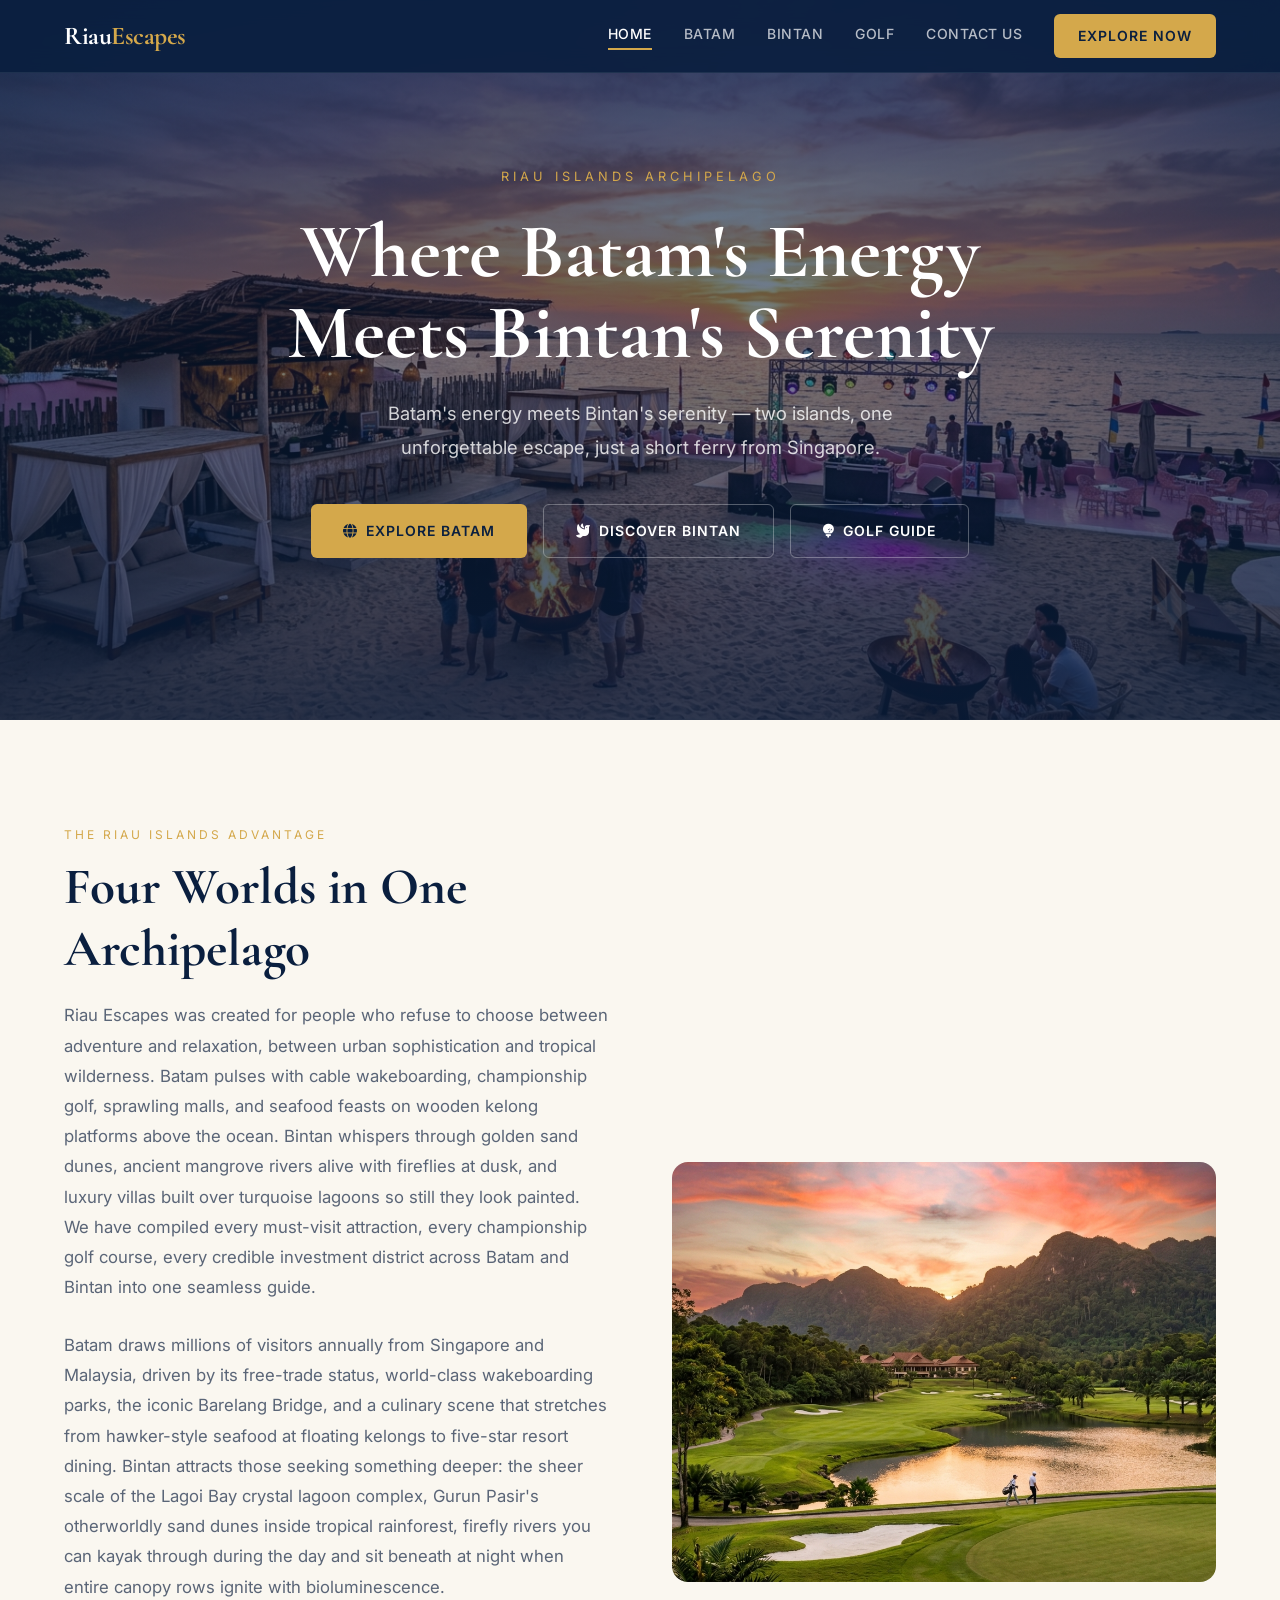
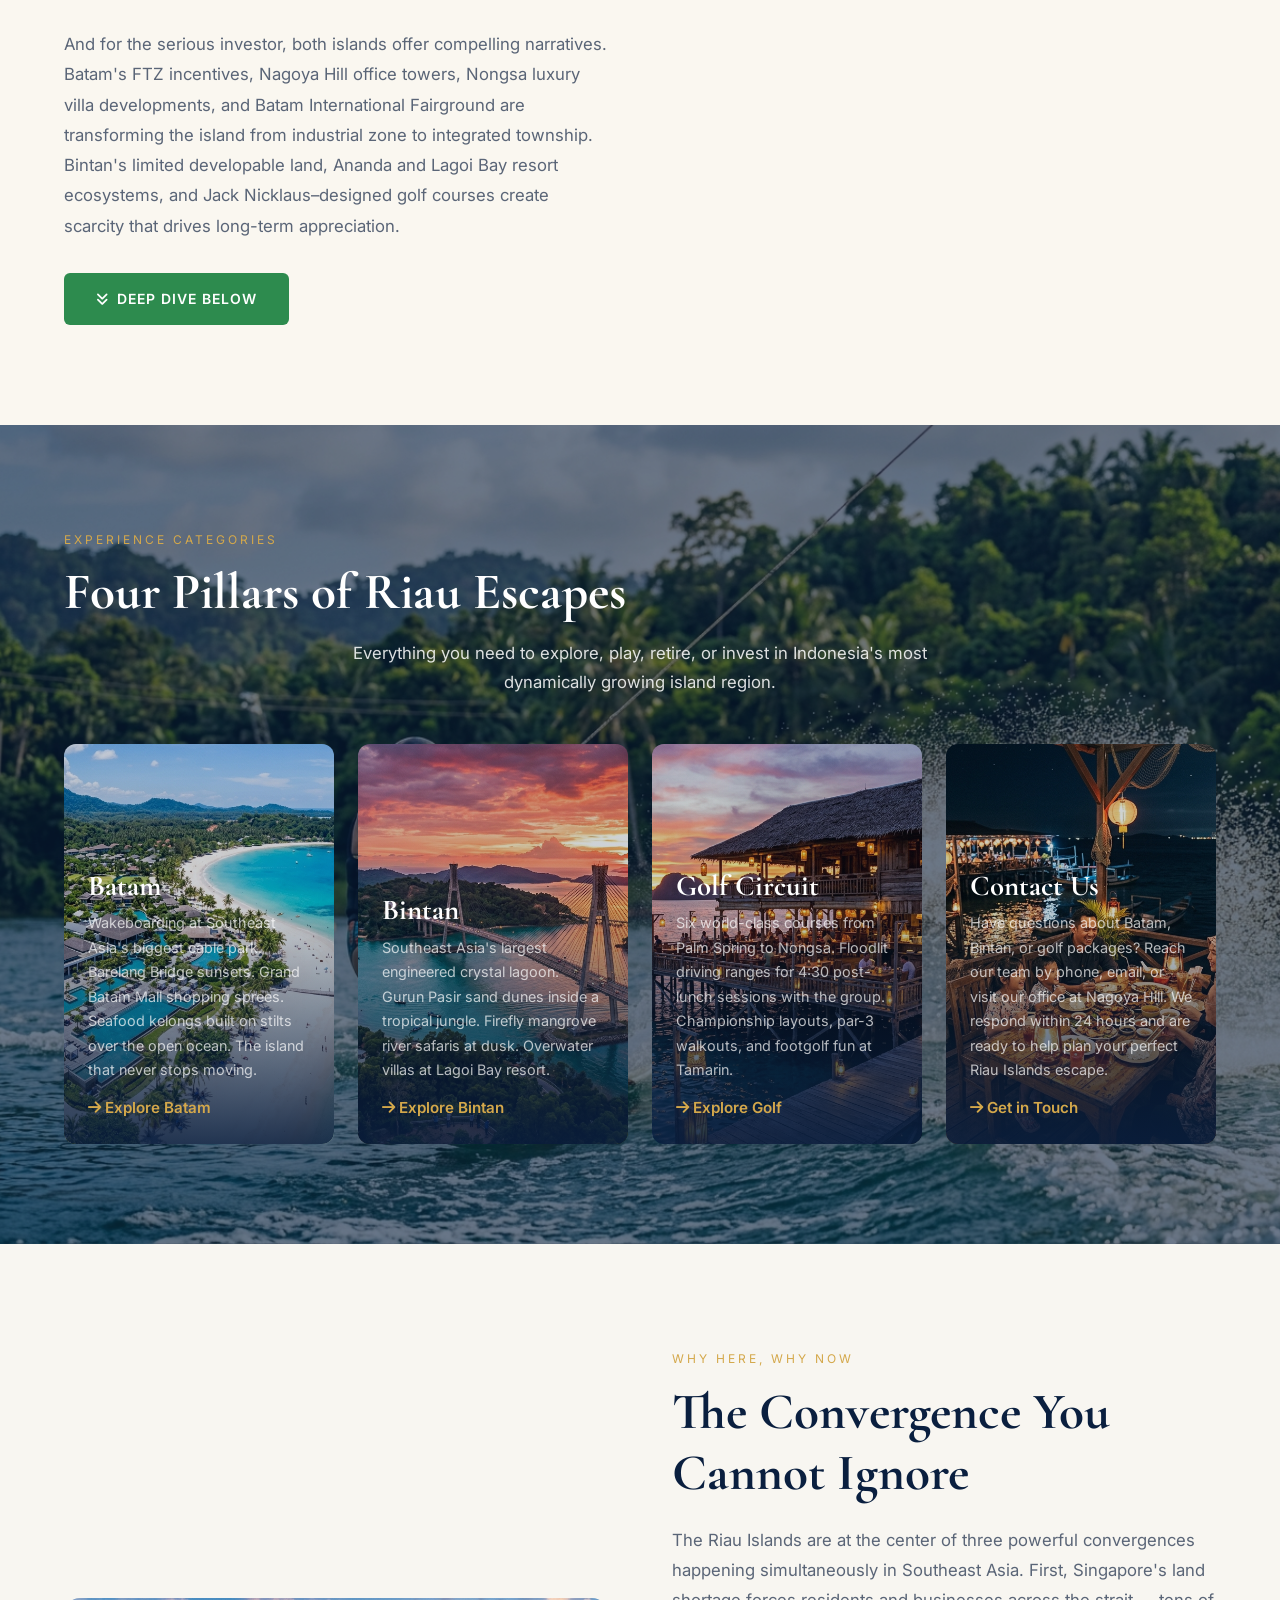
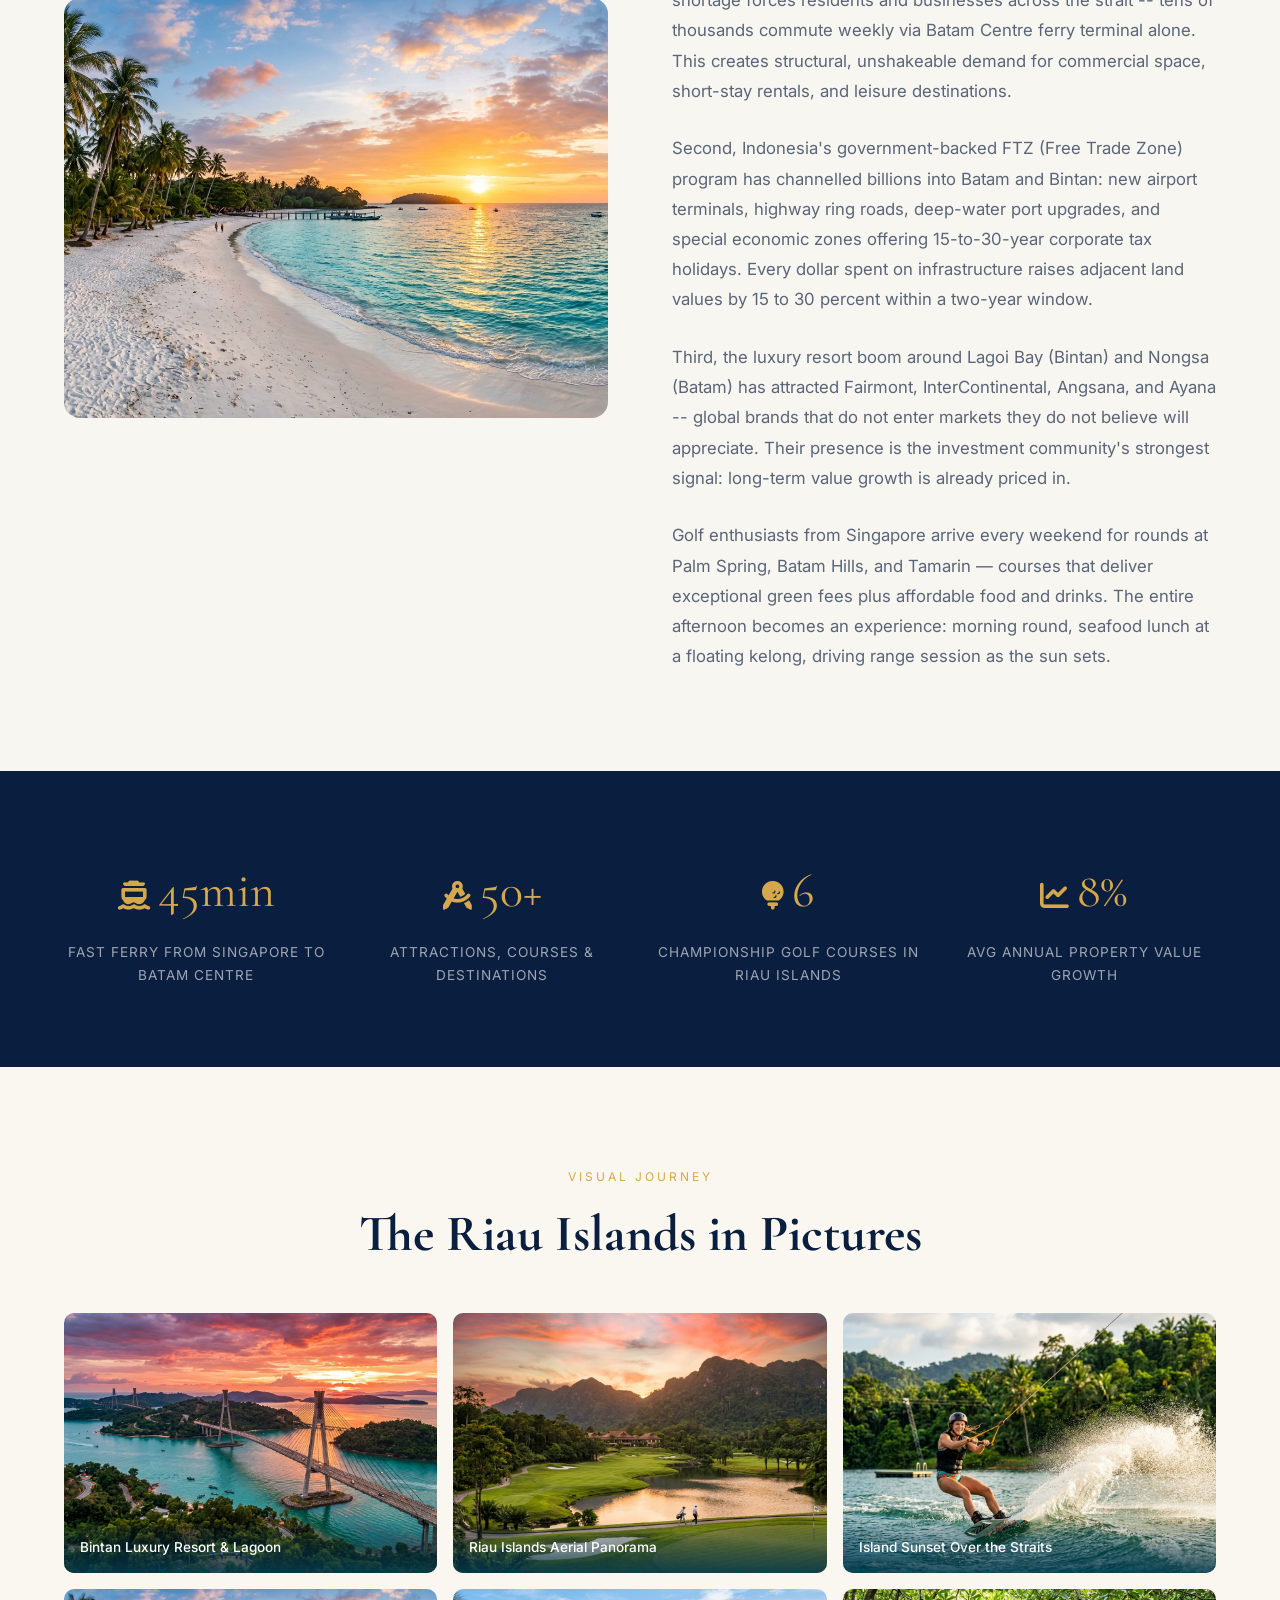
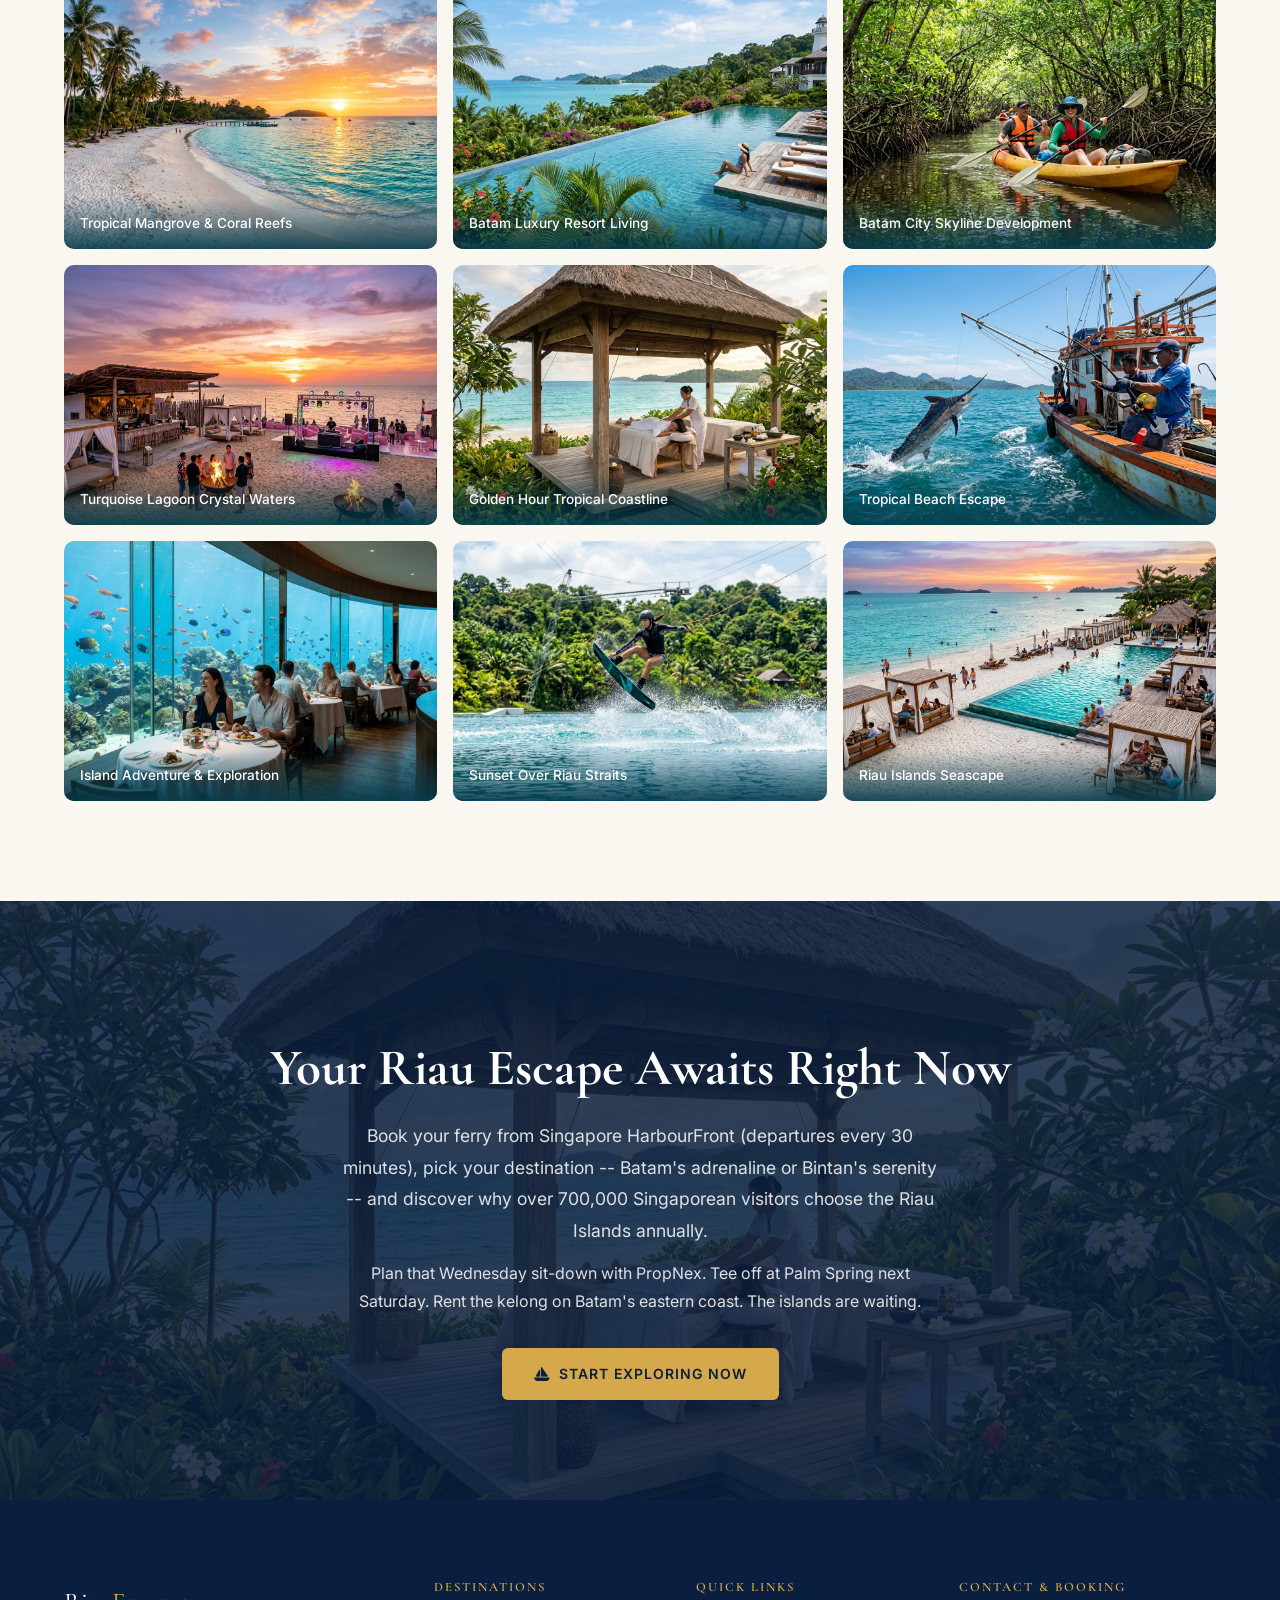
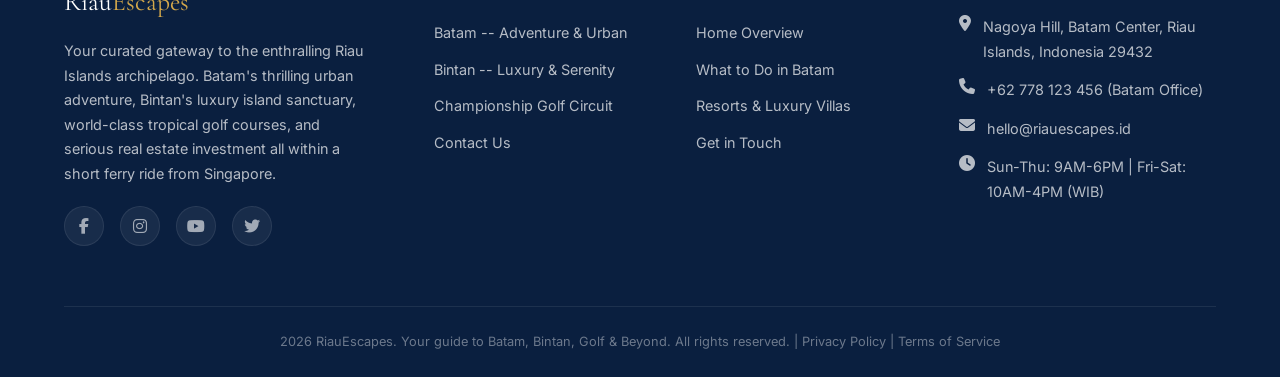
<file: index.html>
<!DOCTYPE html>
<html lang="en">
<head>
<meta charset="UTF-8">
<meta name="viewport" content="width=device-width, initial-scale=1.0">
<title>Riau Escapes | Batam Bintan Golf & Travel Destination Guide</title>
<link rel="stylesheet" href="css/style.css">
<link rel="preconnect" href="https://fonts.googleapis.com">
<link rel="preconnect" href="https://fonts.gstatic.com" crossorigin>
<link href="https://fonts.googleapis.com/css2?family=Cormorant+Garamond:ital,wght@0,400;0,600;0,700;1,400&family=Inter:wght@300;400;500;600;700&display=swap" rel="stylesheet">
<link rel="stylesheet" href="https://cdnjs.cloudflare.com/ajax/libs/font-awesome/6.5.1/css/all.min.css">
</head>
<body>

<!-- NAVBAR -->
<nav class="navbar" id="navbar">
<div class="navbar-inner">
<a href="index.html" class="navbar-brand">Riau<span>Escapes</span></a>
<button class="hamburger" id="hamburger" aria-label="Toggle menu">
<span></span><span></span><span></span>
</button>
<div class="navbar-links" id="navLinks">
<a href="index.html" class="active">Home</a>
<a href="batam.html">Batam</a>
<a href="bintan.html">Bintan</a>
<a href="golf.html">Golf</a>
<a href="contact.html">Contact Us</a>
<a href="#explore" class="nav-cta">Explore Now</a>
</div>
</div>
</nav>

<!-- HERO -->
<section class="hero" style="min-height:80vh;">
<div class="hero-bg">
<img src="images/12.jpg" onerror="this.onerror=null;this.src='images/3.jpg';this.style.display='none';this.parentElement.classList.add('img-placeholder');this.parentElement.style.background='linear-gradient(135deg, #073B4C 0%, #4A9E8F 60%, #FFD166 100%)';" alt="Riau Islands crystal lagoon turquoise waters and white sand beaches">
</div>
<div class="hero-overlay"></div>
<div class="hero-content fade-in-up">
<span class="hero-label">Riau Islands Archipelago</span>
<h1 class="hero-title">Where Batam's Energy Meets Bintan's Serenity</h1>
<p class="hero-subtitle" style="max-width:600px;margin:0 auto 40px;font-size:1.15rem;line-height:1.8;">Batam's energy meets Bintan's serenity — two islands, one unforgettable escape, just a short ferry from Singapore.</p>
<div class="hero-cta-group" id="explore">
<a href="batam.html" class="btn btn-primary"><i class="fa-solid fa-globe"></i> Explore Batam</a>
<a href="bintan.html" class="btn btn-outline"><i class="fa-solid fa-dove"></i> Discover Bintan</a>
<a href="golf.html" class="btn btn-outline"><i class="fa-solid fa-golf-ball-tee"></i> Golf Guide</a>
</div>
</div>
</section>

<!-- THE RIOU DIFFERENCE -->
<section class="dest-section" style="background:#FAF7F0;">
<div class="container">
<div class="split-layout fade-in-up">
<div class="split-text">
<span class="section-label">The Riau Islands Advantage</span>
<h2 class="section-title">Four Worlds in One Archipelago</h2>
<p class="section-text">Riau Escapes was created for people who refuse to choose between adventure and relaxation, between urban sophistication and tropical wilderness. Batam pulses with cable wakeboarding, championship golf, sprawling malls, and seafood feasts on wooden kelong platforms above the ocean. Bintan whispers through golden sand dunes, ancient mangrove rivers alive with fireflies at dusk, and luxury villas built over turquoise lagoons so still they look painted. We have compiled every must-visit attraction, every championship golf course, every credible investment district across Batam and Bintan into one seamless guide.</p>
<br>
<p class="section-text">Batam draws millions of visitors annually from Singapore and Malaysia, driven by its free-trade status, world-class wakeboarding parks, the iconic Barelang Bridge, and a culinary scene that stretches from hawker-style seafood at floating kelongs to five-star resort dining. Bintan attracts those seeking something deeper: the sheer scale of the Lagoi Bay crystal lagoon complex, Gurun Pasir's otherworldly sand dunes inside tropical rainforest, firefly rivers you can kayak through during the day and sit beneath at night when entire canopy rows ignite with bioluminescence.</p>
<br>
<p class="section-text">And for the serious investor, both islands offer compelling narratives. Batam's FTZ incentives, Nagoya Hill office towers, Nongsa luxury villa developments, and Batam International Fairground are transforming the island from industrial zone to integrated township. Bintan's limited developable land, Ananda and Lagoi Bay resort ecosystems, and Jack Nicklaus–designed golf courses create scarcity that drives long-term appreciation.</p>
<div style="margin-top:32px;">
<a href="#explore-section" class="btn btn-green" style="background:var(--color-gold-sun);color:var(--color-ocean-deep);">
<i class="fa-solid fa-angles-down"></i> Deep Dive Below
</a>
</div>
</div>
<div class="split-image">
<img src="images/3.jpg" onerror="this.parentElement.classList.add('img-placeholder');" alt="Aerial aerial view of Batam islands and coastal waters with ferry routes">
</div>
</div>
</div>
</section>

<!-- THE FOUR PILLARS -->
<section class="dest-section" style="background:var(--color-ocean-deep);position:relative;">
<div class="cta-bg"><img src="images/5.jpg" onerror="this.parentElement.style.background='var(--color-ocean-deep)';"></div>
<div class="cta-overlay" style="opacity:0.7;"></div>
<div class="container" style="position:relative;z-index:2;">
<span class="section-label fade-in-up" style="color:var(--color-gold-sun);">Experience Categories</span>
<h2 class="section-title fade-in-up" style="color:var(--color-white);margin-bottom:16px;">Four Pillars of Riau Escapes</h2>
<p class="section-text fade-in-up" style="color:rgba(255,255,255,0.85);max-width:650px;margin:0 auto 48px;text-align:center;font-size:1.05rem;line-height:1.7;">Everything you need to explore, play, retire, or invest in Indonesia's most dynamically growing island region.</p>
<div class="grid-4">

<a href="batam.html" class="feature-card fade-in-up" style="border-radius:12px;overflow:hidden;">
<div class="feature-card-bg">
<img src="images/10.jpg" onerror="this.parentElement.classList.add('img-placeholder');this.style.display='none';" alt="Batam waterfront promenade and coastal development" style="height:45vh;">
</div>
<div class="feature-card-overlay"></div>
<div class="feature-card-content">
<h3 class="feature-card-title">Batam</h3>
<p class="feature-card-text">Wakeboarding at Southeast Asia's biggest cable park. Barelang Bridge sunsets. Grand Batam Mall shopping sprees. Seafood kelongs built on stilts over the open ocean. The island that never stops moving.</p>
<span style="display:block;margin-top:12px;color:var(--color-gold-sun);font-weight:600;font-size:0.95rem;"><i class="fa-solid fa-arrow-right"></i> Explore Batam</span>
</div>
</a>

<a href="bintan.html" class="feature-card fade-in-up" style="border-radius:12px;overflow:hidden;">
<div class="feature-card-bg">
<img src="images/2.jpg" onerror="this.parentElement.classList.add('img-placeholder');this.style.display='none';" alt="Bintan luxury resort lagoon and white sand beaches" style="height:45vh;">
</div>
<div class="feature-card-overlay"></div>
<div class="feature-card-content">
<h3 class="feature-card-title">Bintan</h3>
<p class="feature-card-text">Southeast Asia's largest engineered crystal lagoon. Gurun Pasir sand dunes inside a tropical jungle. Firefly mangrove river safaris at dusk. Overwater villas at Lagoi Bay resort.</p>
<span style="display:block;margin-top:12px;color:var(--color-gold-sun);font-weight:600;font-size:0.95rem;"><i class="fa-solid fa-arrow-right"></i> Explore Bintan</span>
</div>
</a>

<a href="golf.html" class="feature-card fade-in-up" style="border-radius:12px;overflow:hidden;">
<div class="feature-card-bg">
<img src="images/4.jpg" onerror="this.parentElement.classList.add('img-placeholder');this.style.display='none';" alt="Tropical championship golf course with palm trees" style="height:45vh;">
</div>
<div class="feature-card-overlay"></div>
<div class="feature-card-content">
<h3 class="feature-card-title">Golf Circuit</h3>
<p class="feature-card-text">Six world-class courses from Palm Spring to Nongsa. Floodlit driving ranges for 4:30 post-lunch sessions with the group. Championship layouts, par-3 walkouts, and footgolf fun at Tamarin.</p>
<span style="display:block;margin-top:12px;color:var(--color-gold-sun);font-weight:600;font-size:0.95rem;"><i class="fa-solid fa-arrow-right"></i> Explore Golf</span>
</div>
</a>

<a href="contact.html" class="feature-card fade-in-up" style="border-radius:12px;overflow:hidden;">
<div class="feature-card-bg">
<img src="images/21.jpg" onerror="this.parentElement.classList.add('img-placeholder');this.style.display='none';" alt="Riau Islands contact and booking information" style="height:45vh;">
</div>
<div class="feature-card-overlay"></div>
<div class="feature-card-content">
<h3 class="feature-card-title">Contact Us</h3>
<p class="feature-card-text">Have questions about Batam, Bintan, or golf packages? Reach our team by phone, email, or visit our office at Nagoya Hill. We respond within 24 hours and are ready to help plan your perfect Riau Islands escape.</p>
<span style="display:block;margin-top:12px;color:var(--color-gold-sun);font-weight:600;font-size:0.95rem;"><i class="fa-solid fa-arrow-right"></i> Get in Touch</span>
</div>
</a>

</div>
</div>
</section>

<!-- WHY THE RIOU ISLANDS -->
<section class="dest-section" style="background:#F8F6F1;">
<div class="container">
<div class="split-layout fade-in-up">
<div class="split-image">
<img src="images/7.jpg" onerror="this.parentElement.classList.add('img-placeholder');" alt="Riau Islands tropical landscape with coral reefs and mangrove forests aerial view">
</div>
<div class="split-text">
<span class="section-label">Why Here, Why Now</span>
<h2 class="section-title">The Convergence You Cannot Ignore</h2>
<p class="section-text">The Riau Islands are at the center of three powerful convergences happening simultaneously in Southeast Asia. First, Singapore's land shortage forces residents and businesses across the strait -- tens of thousands commute weekly via Batam Centre ferry terminal alone. This creates structural, unshakeable demand for commercial space, short-stay rentals, and leisure destinations.</p>
<br>
<p class="section-text">Second, Indonesia's government-backed FTZ (Free Trade Zone) program has channelled billions into Batam and Bintan: new airport terminals, highway ring roads, deep-water port upgrades, and special economic zones offering 15-to-30-year corporate tax holidays. Every dollar spent on infrastructure raises adjacent land values by 15 to 30 percent within a two-year window.</p>
<br>
<p class="section-text">Third, the luxury resort boom around Lagoi Bay (Bintan) and Nongsa (Batam) has attracted Fairmont, InterContinental, Angsana, and Ayana -- global brands that do not enter markets they do not believe will appreciate. Their presence is the investment community's strongest signal: long-term value growth is already priced in.</p>
<br>
<p class="section-text">Golf enthusiasts from Singapore arrive every weekend for rounds at Palm Spring, Batam Hills, and Tamarin — courses that deliver exceptional green fees plus affordable food and drinks. The entire afternoon becomes an experience: morning round, seafood lunch at a floating kelong, driving range session as the sun sets.</p>
</div>
</div>
</div>
</section>

<!-- STATS BAR -->
<section class="stats-bar">
<div class="container">
<div class="stats-grid">
<div class="fade-in-up">
<div class="stat-number" style="font-size:clamp(2.2rem,4vw,3rem);"><i class="fa-solid fa-ferry" style="margin-right:8px;font-size:0.6em;"></i>45min</div>
<div class="stat-label">Fast Ferry from Singapore to Batam Centre</div>
</div>
<div class="fade-in-up">
<div class="stat-number" style="font-size:clamp(2.2rem,4vw,3rem);"><i class="fa-solid fa-compass-drafting" style="margin-right:8px;font-size:0.6em;"></i>50+</div>
<div class="stat-label">Attractions, Courses &amp; Destinations</div>
</div>
<div class="fade-in-up">
<div class="stat-number" style="font-size:clamp(2.2rem,4vw,3rem);"><i class="fa-solid fa-golf-ball-tee" style="margin-right:8px;font-size:0.6em;"></i>6</div>
<div class="stat-label">Championship Golf Courses in Riau Islands</div>
</div>
<div class="fade-in-up">
<div class="stat-number" style="font-size:clamp(2.2rem,4vw,3rem);"><i class="fa-solid fa-chart-line" style="margin-right:8px;font-size:0.6em;"></i>8%</div>
<div class="stat-label">Avg Annual Property Value Growth</div>
</div>
</div>
</div>
</section>

<!-- CURATED GALLERY -->
<section class="dest-section" style="background:#FAF7F0;">
<div class="container">
<span class="section-label fade-in-up" style="display:block;text-align:center;margin-bottom:16px;">Visual Journey</span>
<h2 class="section-title fade-in-up" style="text-align:center;margin-bottom:48px;">The Riau Islands in Pictures</h2>
<div style="display:grid;grid-template-columns:repeat(3,1fr);gap:16px;" class="fade-in-up">
<div style="position:relative;border-radius:10px;overflow:hidden;height:260px;"><img src="images/2.jpg" onerror="this.parentElement.classList.add('img-placeholder');" alt="Bintan luxury resort and crystal lagoon" style="width:100%;height:100%;object-fit:cover;"><div style="position:absolute;bottom:0;left:0;right:0;padding:14px 16px;background:linear-gradient(transparent,rgba(7,59,76,0.9));color:white;font-family:'Inter',sans-serif;font-size:0.85rem;font-weight:500;">Bintan Luxury Resort &amp; Lagoon</div></div>
<div style="position:relative;border-radius:10px;overflow:hidden;height:260px;"><img src="images/3.jpg" onerror="this.parentElement.classList.add('img-placeholder');" alt="Riau Islands aerial panoramic view" style="width:100%;height:100%;object-fit:cover;"><div style="position:absolute;bottom:0;left:0;right:0;padding:14px 16px;background:linear-gradient(transparent,rgba(7,59,76,0.9));color:white;font-family:'Inter',sans-serif;font-size:0.85rem;font-weight:500;">Riau Islands Aerial Panorama</div></div>
<div style="position:relative;border-radius:10px;overflow:hidden;height:260px;"><img src="images/5.jpg" onerror="this.parentElement.classList.add('img-placeholder');" alt="Island sunset over the straits" style="width:100%;height:100%;object-fit:cover;"><div style="position:absolute;bottom:0;left:0;right:0;padding:14px 16px;background:linear-gradient(transparent,rgba(7,59,76,0.9));color:white;font-family:'Inter',sans-serif;font-size:0.85rem;font-weight:500;">Island Sunset Over the Straits</div></div>
<div style="position:relative;border-radius:10px;overflow:hidden;height:260px;"><img src="images/7.jpg" onerror="this.parentElement.classList.add('img-placeholder');" alt="Tropical mangrove and coral reefs" style="width:100%;height:100%;object-fit:cover;"><div style="position:absolute;bottom:0;left:0;right:0;padding:14px 16px;background:linear-gradient(transparent,rgba(7,59,76,0.9));color:white;font-family:'Inter',sans-serif;font-size:0.85rem;font-weight:500;">Tropical Mangrove &amp; Coral Reefs</div></div>
<div style="position:relative;border-radius:10px;overflow:hidden;height:260px;"><img src="images/8.jpg" onerror="this.parentElement.classList.add('img-placeholder');" alt="Batam luxury resort living" style="width:100%;height:100%;object-fit:cover;"><div style="position:absolute;bottom:0;left:0;right:0;padding:14px 16px;background:linear-gradient(transparent,rgba(7,59,76,0.9));color:white;font-family:'Inter',sans-serif;font-size:0.85rem;font-weight:500;">Batam Luxury Resort Living</div></div>
<div style="position:relative;border-radius:10px;overflow:hidden;height:260px;"><img src="images/11.jpg" onerror="this.parentElement.classList.add('img-placeholder');" alt="Batam city skyline development" style="width:100%;height:100%;object-fit:cover;"><div style="position:absolute;bottom:0;left:0;right:0;padding:14px 16px;background:linear-gradient(transparent,rgba(7,59,76,0.9));color:white;font-family:'Inter',sans-serif;font-size:0.85rem;font-weight:500;">Batam City Skyline Development</div></div>
<div style="position:relative;border-radius:10px;overflow:hidden;height:260px;"><img src="images/12.jpg" onerror="this.parentElement.classList.add('img-placeholder');" alt="Turquoise lagoon crystal waters" style="width:100%;height:100%;object-fit:cover;"><div style="position:absolute;bottom:0;left:0;right:0;padding:14px 16px;background:linear-gradient(transparent,rgba(7,59,76,0.9));color:white;font-family:'Inter',sans-serif;font-size:0.85rem;font-weight:500;">Turquoise Lagoon Crystal Waters</div></div>
<div style="position:relative;border-radius:10px;overflow:hidden;height:260px;"><img src="images/13.jpg" onerror="this.parentElement.classList.add('img-placeholder');" alt="Golden hour tropical coastline" style="width:100%;height:100%;object-fit:cover;"><div style="position:absolute;bottom:0;left:0;right:0;padding:14px 16px;background:linear-gradient(transparent,rgba(7,59,76,0.9));color:white;font-family:'Inter',sans-serif;font-size:0.85rem;font-weight:500;">Golden Hour Tropical Coastline</div></div>
<div style="position:relative;border-radius:10px;overflow:hidden;height:260px;"><img src="images/14.jpg" onerror="this.parentElement.classList.add('img-placeholder');" alt="Tropical beach escape" style="width:100%;height:100%;object-fit:cover;"><div style="position:absolute;bottom:0;left:0;right:0;padding:14px 16px;background:linear-gradient(transparent,rgba(7,59,76,0.9));color:white;font-family:'Inter',sans-serif;font-size:0.85rem;font-weight:500;">Tropical Beach Escape</div></div>
<div style="position:relative;border-radius:10px;overflow:hidden;height:260px;"><img src="images/15.jpg" onerror="this.parentElement.classList.add('img-placeholder');" alt="Island adventure and exploration" style="width:100%;height:100%;object-fit:cover;"><div style="position:absolute;bottom:0;left:0;right:0;padding:14px 16px;background:linear-gradient(transparent,rgba(7,59,76,0.9));color:white;font-family:'Inter',sans-serif;font-size:0.85rem;font-weight:500;">Island Adventure &amp; Exploration</div></div>
<div style="position:relative;border-radius:10px;overflow:hidden;height:260px;"><img src="images/17.jpg" onerror="this.parentElement.classList.add('img-placeholder');" alt="Sunset over Riau straits" style="width:100%;height:100%;object-fit:cover;"><div style="position:absolute;bottom:0;left:0;right:0;padding:14px 16px;background:linear-gradient(transparent,rgba(7,59,76,0.9));color:white;font-family:'Inter',sans-serif;font-size:0.85rem;font-weight:500;">Sunset Over Riau Straits</div></div>
<div style="position:relative;border-radius:10px;overflow:hidden;height:260px;"><img src="images/19.jpg" onerror="this.parentElement.classList.add('img-placeholder');" alt="Riau Islands seascape" style="width:100%;height:100%;object-fit:cover;"><div style="position:absolute;bottom:0;left:0;right:0;padding:14px 16px;background:linear-gradient(transparent,rgba(7,59,76,0.9));color:white;font-family:'Inter',sans-serif;font-size:0.85rem;font-weight:500;">Riau Islands Seascape</div></div>
</div>
</div>
</section>

<!-- CTA BAND -->
<section class="cta-band" style="position:relative;">
<div class="cta-bg"><img src="images/13.jpg" onerror="this.parentElement.style.background='var(--color-ocean-mid)';"></div>
<div class="cta-overlay"></div>
<div class="container">
<span class="section-label fade-in-up">Begin Your Journey</span>
<h2 class="section-title fade-in-up" style="color:var(--color-white);">Your Riau Escape Awaits Right Now</h2>
<p class="section-text fade-in-up" style="max-width:600px;margin:0 auto 12px;color:rgba(255,255,255,0.85);font-size:1.1rem;">Book your ferry from Singapore HarbourFront (departures every 30 minutes), pick your destination -- Batam's adrenaline or Bintan's serenity -- and discover why over 700,000 Singaporean visitors choose the Riau Islands annually.</p>
<p class="section-text fade-in-up" style="max-width:600px;margin:0 auto 32px;color:rgba(255,255,255,0.85);font-size:1rem;">Plan that Wednesday sit-down with PropNex. Tee off at Palm Spring next Saturday. Rent the kelong on Batam's eastern coast. The islands are waiting.</p>
<a href="batam.html" class="btn btn-primary fade-in-up"><i class="fa-solid fa-sailboat"></i> Start Exploring Now</a>
</div>
</section>

<!-- FOOTER -->
<footer class="site-footer">
<div class="container">
<div class="footer-grid">
<div class="footer-brand">
<div class="footer-logo">Riau<span>Escapes</span></div>
<p>Your curated gateway to the enthralling Riau Islands archipelago. Batam's thrilling urban adventure, Bintan's luxury island sanctuary, world-class tropical golf courses, and serious real estate investment all within a short ferry ride from Singapore.</p>
<div class="footer-socials">
<a href="#"><i class="fa-brands fa-facebook-f"></i></a>
<a href="#"><i class="fa-brands fa-instagram"></i></a>
<a href="#"><i class="fa-brands fa-youtube"></i></a>
<a href="#"><i class="fa-brands fa-twitter"></i></a>
</div>
</div>
<div>
<h4 class="footer-heading">Destinations</h4>
<div class="footer-links">
<a href="batam.html">Batam -- Adventure &amp; Urban</a>
<a href="bintan.html">Bintan -- Luxury &amp; Serenity</a>
<a href="golf.html">Championship Golf Circuit</a>
<a href="contact.html">Contact Us</a>
</div>
</div>
<div>
<h4 class="footer-heading">Quick Links</h4>
<div class="footer-links">
<a href="index.html">Home Overview</a>
<a href="batam.html">What to Do in Batam</a>
<a href="bintan.html">Resorts &amp; Luxury Villas</a>
<a href="contact.html">Get in Touch</a>
</div>
</div>
<div>
<h4 class="footer-heading">Contact &amp; Booking</h4>
<div class="footer-contact-item"><i class="fa-solid fa-location-dot"></i><span>Nagoya Hill, Batam Center, Riau Islands, Indonesia 29432</span></div>
<div class="footer-contact-item"><i class="fa-solid fa-phone"></i><span>+62 778 123 456 (Batam Office)</span></div>
<div class="footer-contact-item"><i class="fa-solid fa-envelope"></i><span>hello@riauescapes.id</span></div>
<div class="footer-contact-item"><i class="fa-solid fa-clock"></i><span>Sun-Thu: 9AM-6PM | Fri-Sat: 10AM-4PM (WIB)</span></div>
</div>
</div>
<div class="footer-bottom">
<p>2026 RiauEscapes. Your guide to Batam, Bintan, Golf &amp; Beyond. All rights reserved. | Privacy Policy | Terms of Service</p>
</div>
</div>
</footer>

<script src="js/app.js"></script>
</body>
</html>
</file>
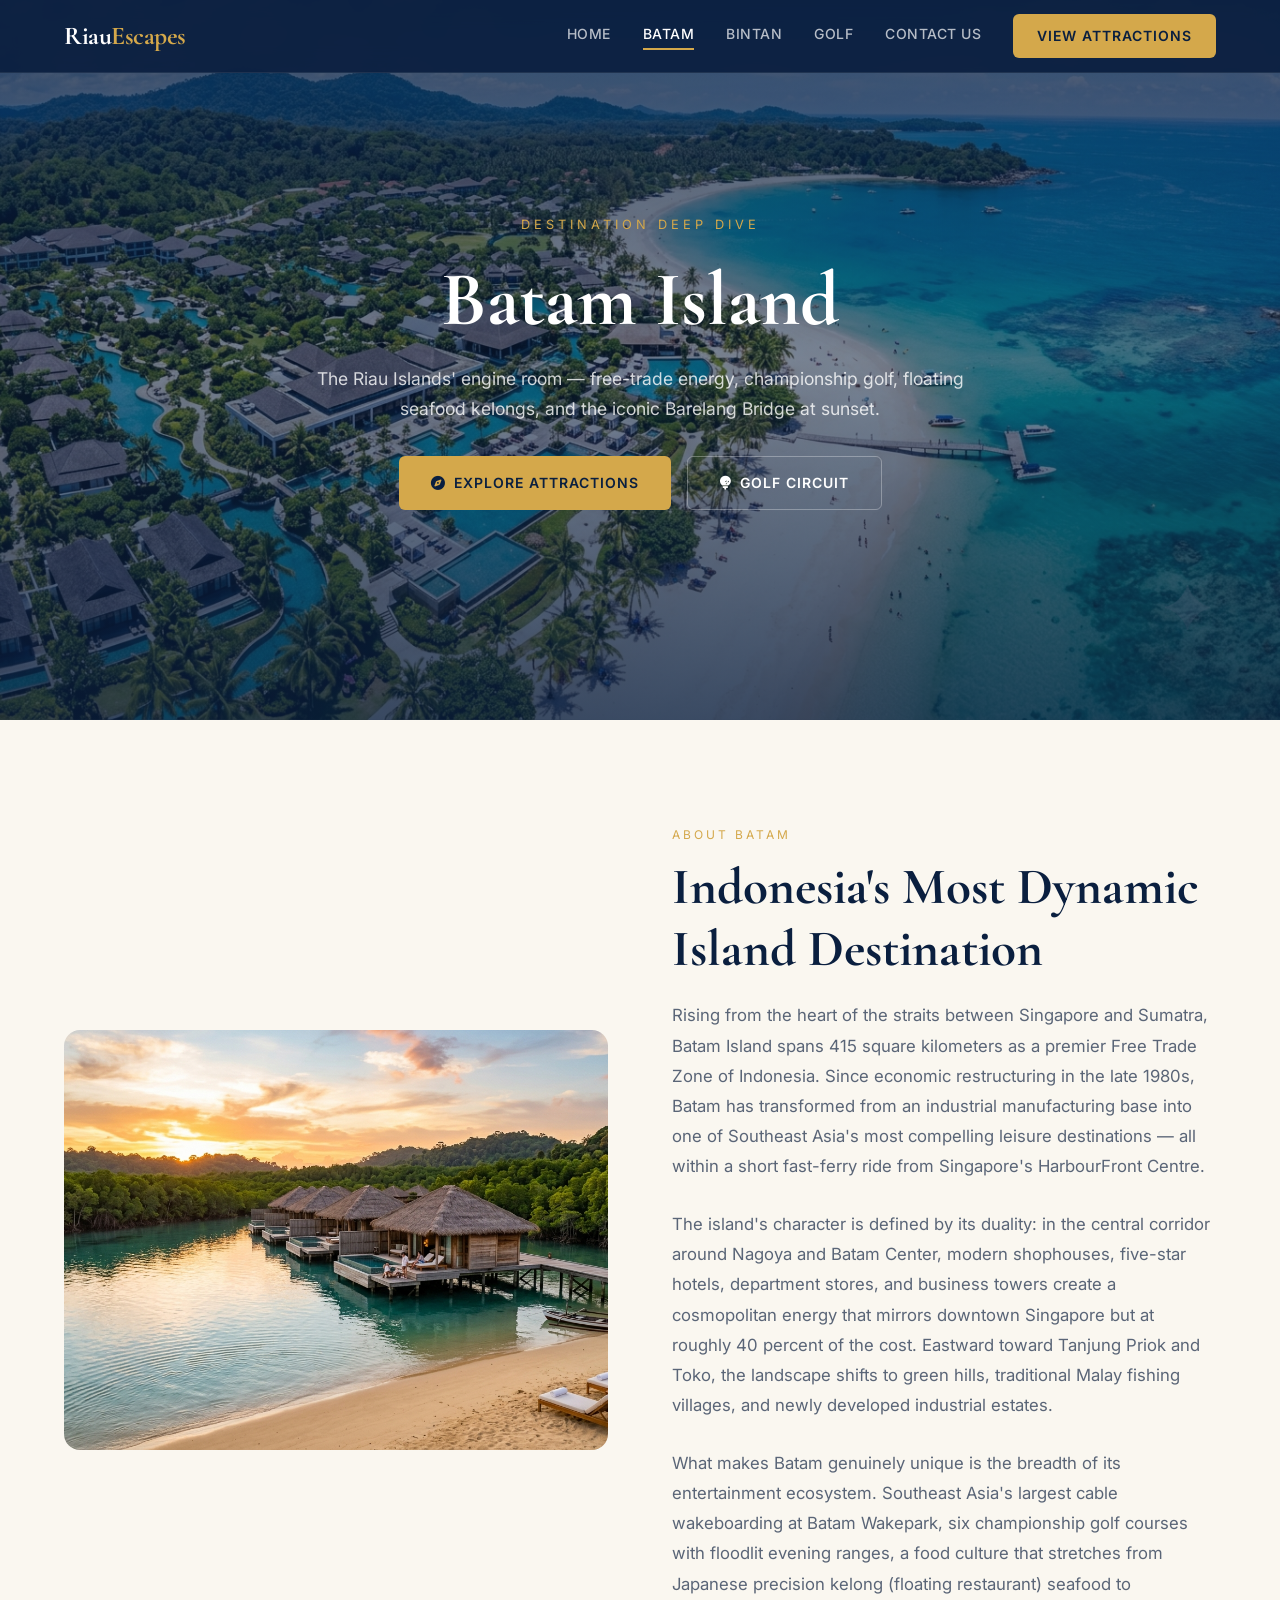
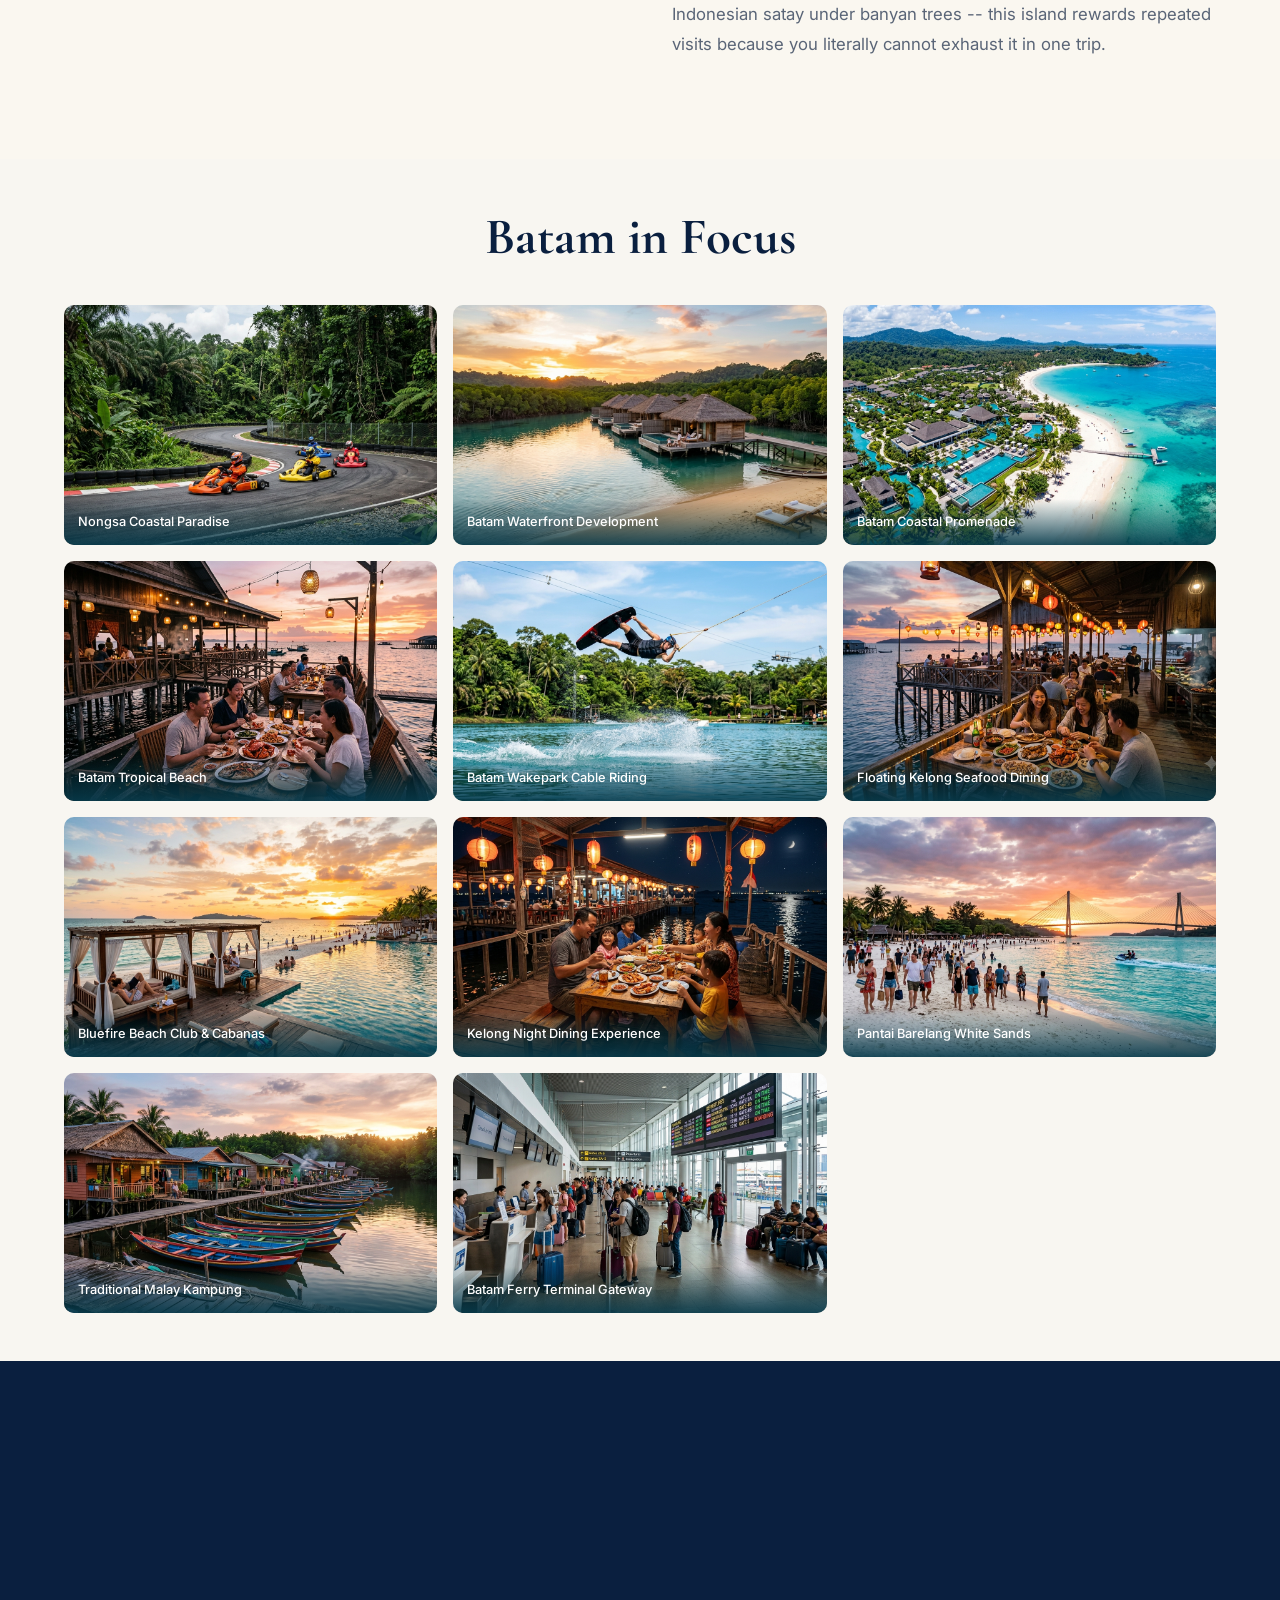
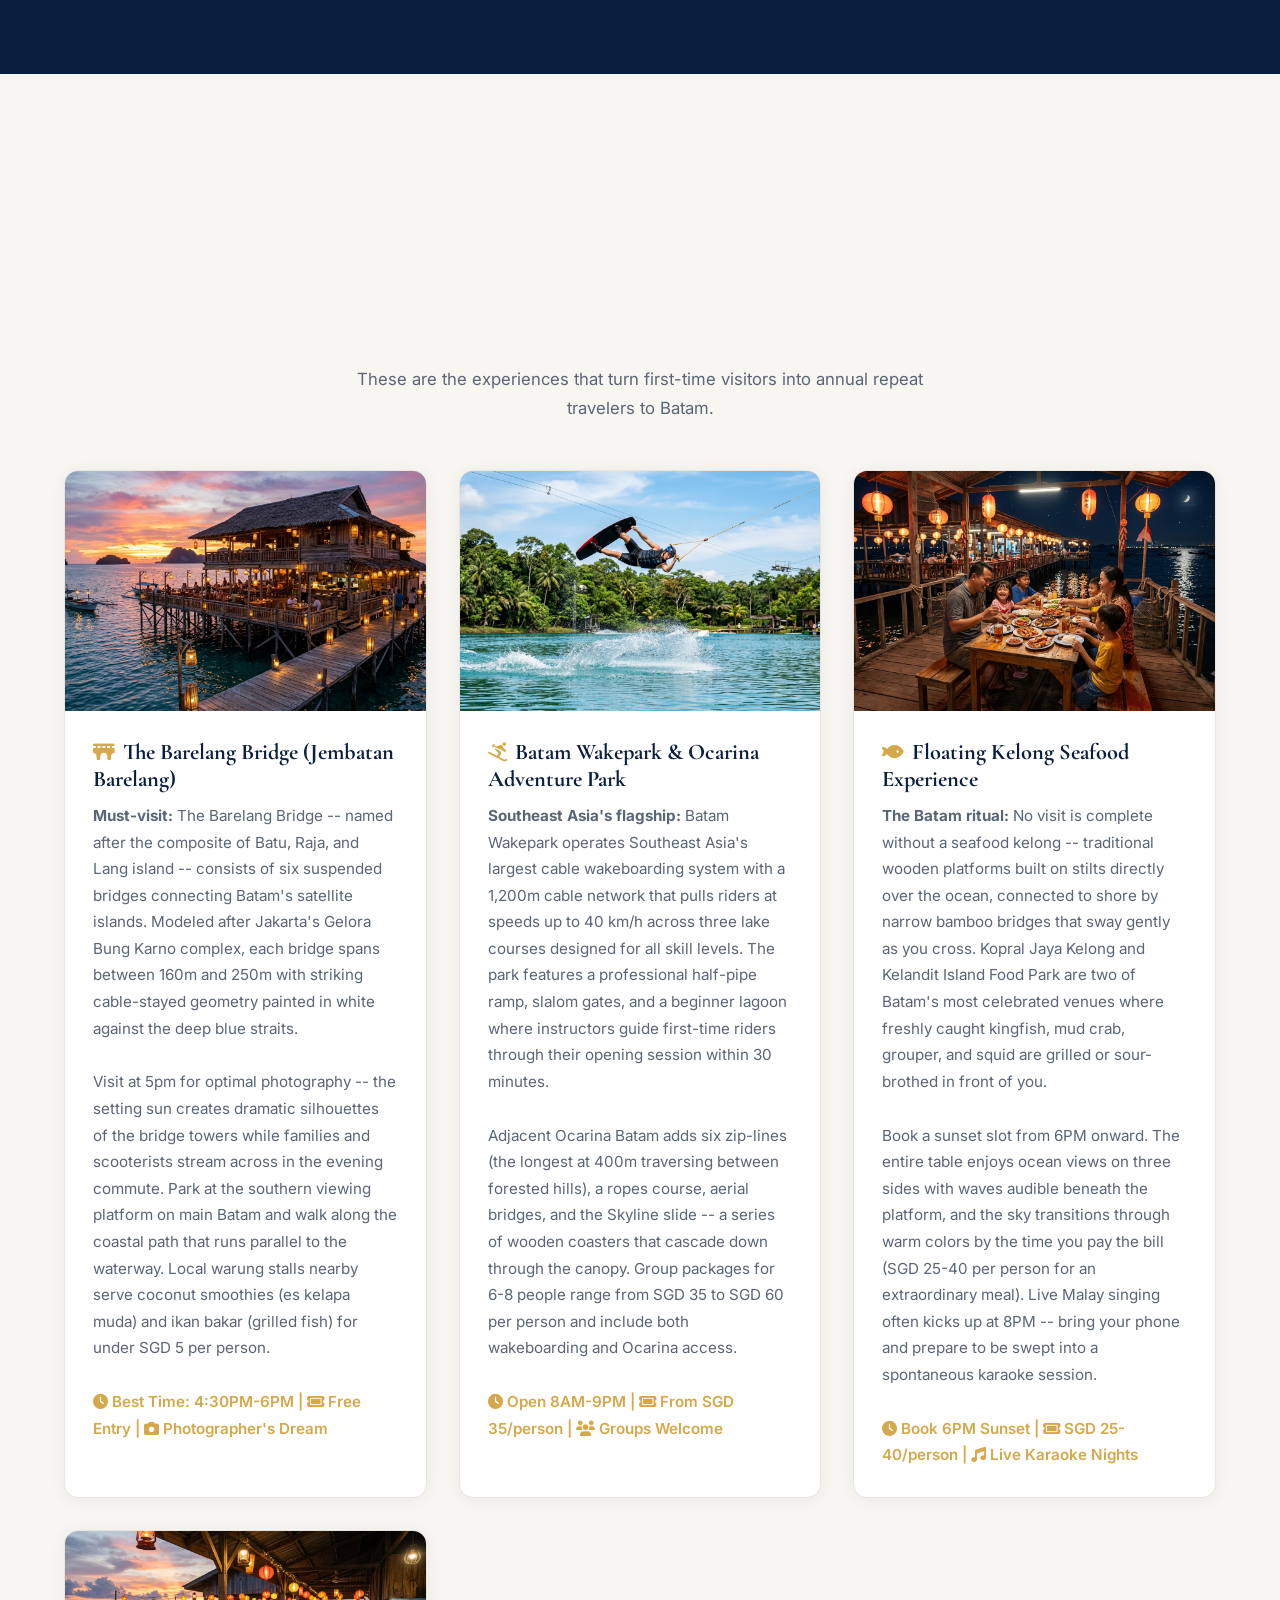
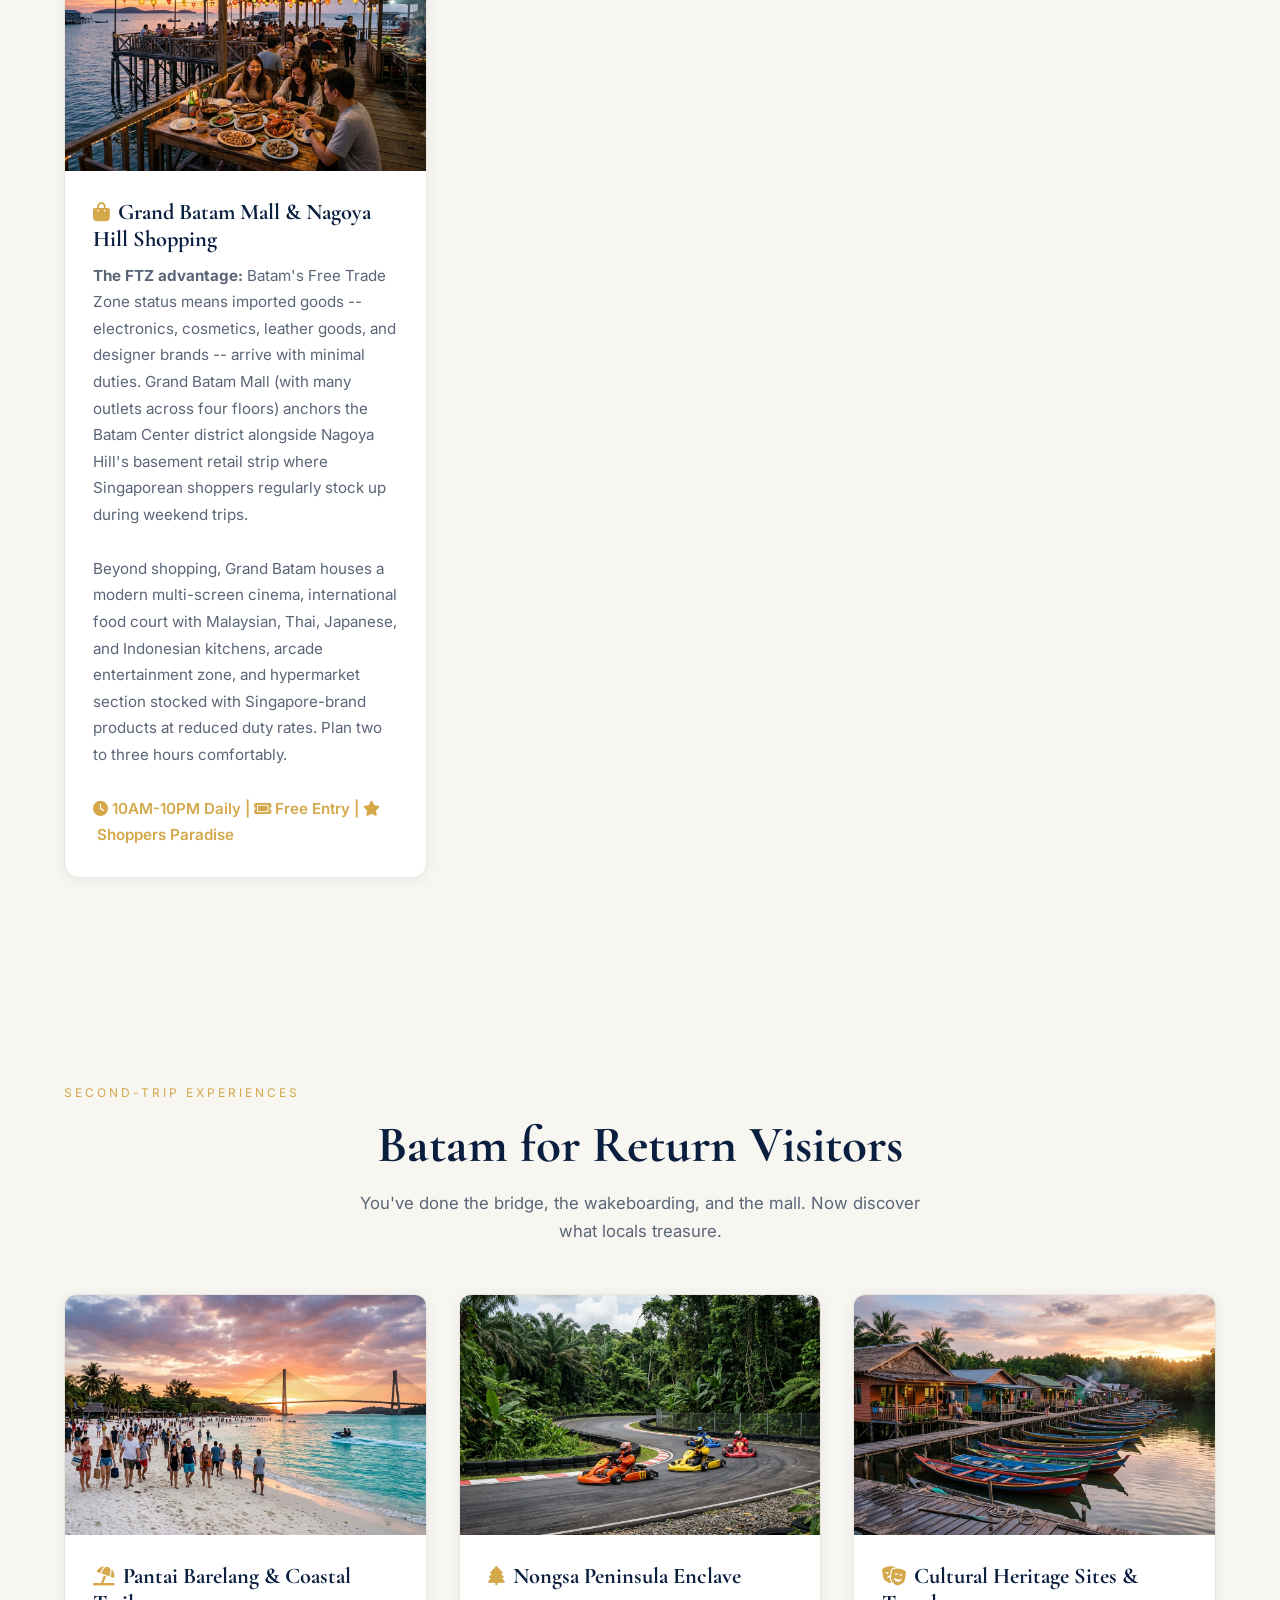
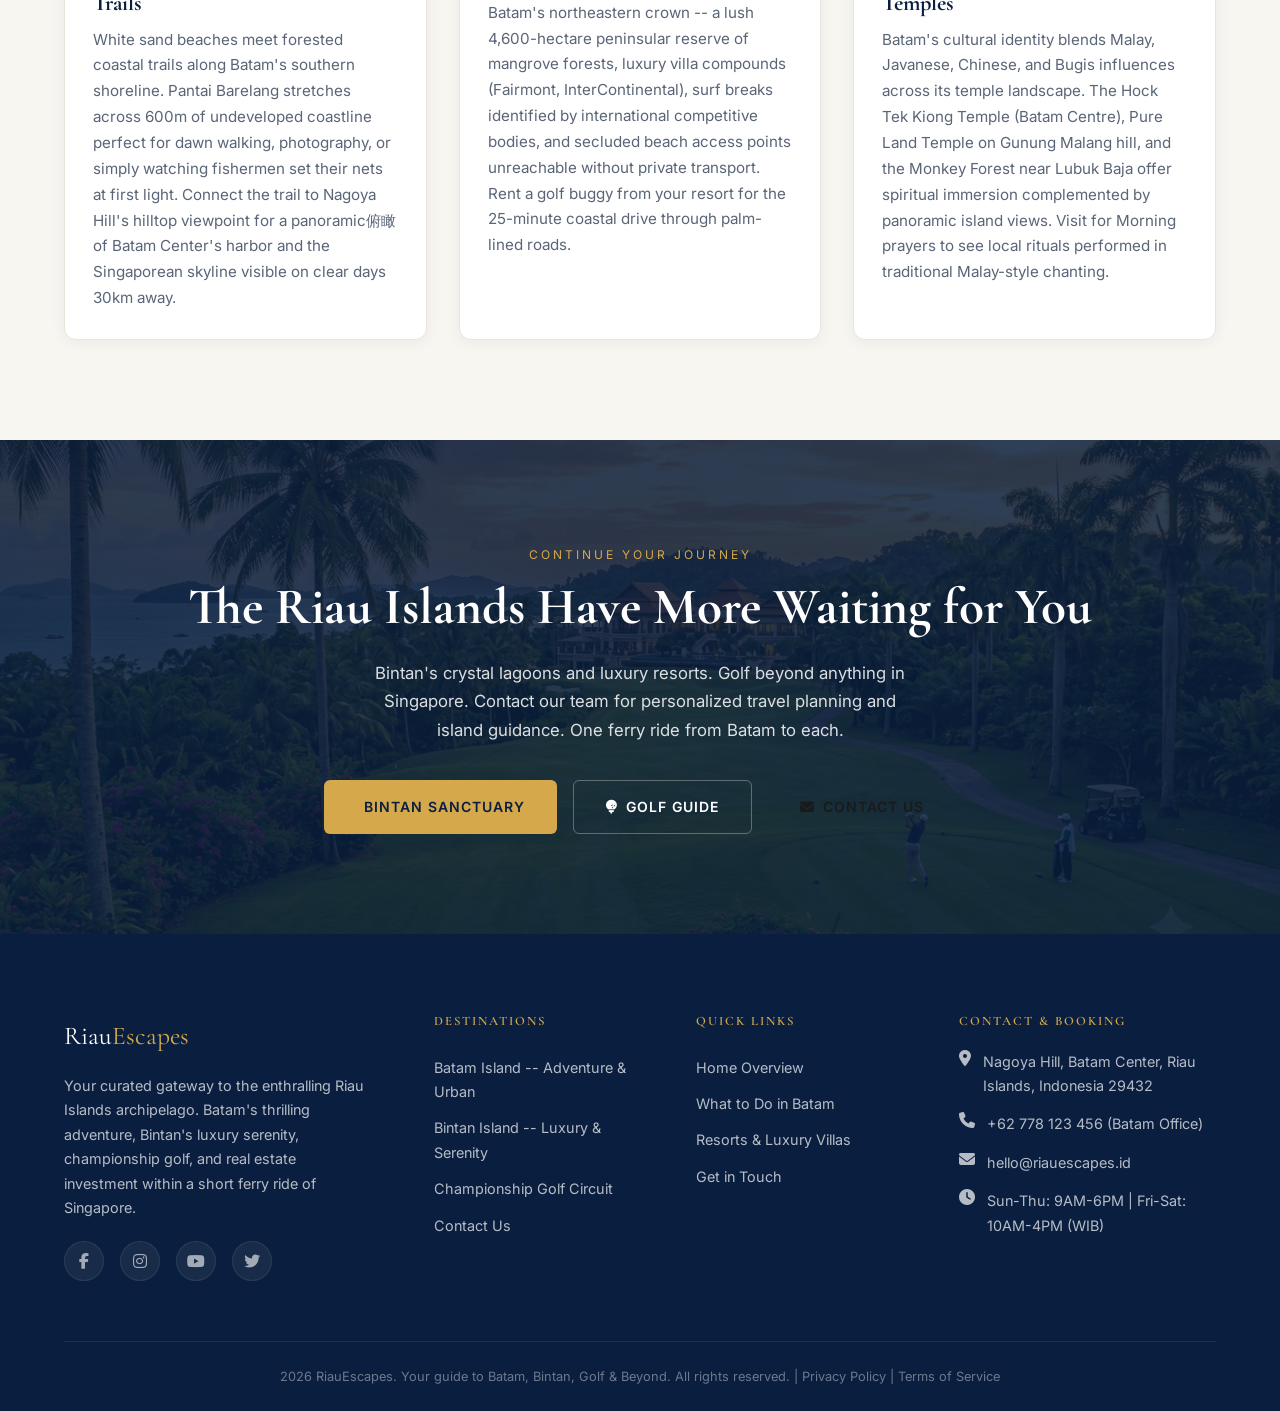
<file: batam.html>
<!DOCTYPE html>
<html lang="en">
<head>
<meta charset="UTF-8">
<meta name="viewport" content="width=device-width, initial-scale=1.0">
<title>Batam | Adventure, Golf & Urban Escape - Riau Escapes</title>
<link rel="stylesheet" href="css/style.css">
<link rel="preconnect" href="https://fonts.googleapis.com">
<link rel="preconnect" href="https://fonts.gstatic.com" crossorigin>
<link href="https://fonts.googleapis.com/css2?family=Cormorant+Garamond:ital,wght@0,400;0,600;0,700;1,400&family=Inter:wght@300;400;500;600;700&display=swap" rel="stylesheet">
<link rel="stylesheet" href="https://cdnjs.cloudflare.com/ajax/libs/font-awesome/6.5.1/css/all.min.css">
</head>
<body style="background:#FAF7F0;">

<!-- NAVBAR -->
<nav class="navbar" id="navbar">
<div class="navbar-inner">
<a href="index.html" class="navbar-brand">Riau<span>Escapes</span></a>
<button class="hamburger" id="hamburger" aria-label="Toggle menu">
<span></span><span></span><span></span>
</button>
<div class="navbar-links" id="navLinks">
<a href="index.html">Home</a>
<a href="batam.html" class="active">Batam</a>
<a href="bintan.html">Bintan</a>
<a href="golf.html">Golf</a>
<a href="contact.html">Contact Us</a>
<a href="#attractions" class="nav-cta">View Attractions</a>
</div>
</div>
</nav>

<!-- HERO -->
<section class="hero" style="min-height:80vh;">
<div class="hero-bg">
<img src="images/10.jpg" onerror="this.onerror=null;this.src='images/9.jpg';this.style.display='none';this.parentElement.classList.add('img-placeholder');this.parentElement.style.background='linear-gradient(135deg, #073B4C 0%, #4A9E8F 50%, #FFD166 100%)';" alt="Batam island aerial panorama with turquoise waters coral reefs and coastal development">
</div>
<div class="hero-overlay"></div>
<div class="hero-content fade-in-up">
<span class="hero-label">Destination Deep Dive</span>
<h1 class="hero-title">Batam Island</h1>
<p class="hero-subtitle" style="max-width:650px;margin:0 auto 32px;font-size:1.1rem;line-height:1.7;">The Riau Islands' engine room — free-trade energy, championship golf, floating seafood kelongs, and the iconic Barelang Bridge at sunset.</p>
<div class="hero-cta-group">
<a href="#attractions" class="btn btn-primary"><i class="fa-solid fa-compass"></i> Explore Attractions</a>
<a href="golf.html" class="btn btn-outline"><i class="fa-solid fa-golf-ball-tee"></i> Golf Circuit</a>
</div>
</div>
</section>

<!-- BATAM OVERVIEW -->
<section class="dest-section" style="background:#FAF7F0;">
<div class="container">
<div class="split-layout fade-in-up">
<div class="split-image">
<img src="images/9.jpg" onerror="this.parentElement.classList.add('img-placeholder');" alt="Batam coastal waters and waterfront promenade at golden hour">
</div>
<div class="split-text">
<span class="section-label">About Batam</span>
<h2 class="section-title">Indonesia's Most Dynamic Island Destination</h2>
<p class="section-text">Rising from the heart of the straits between Singapore and Sumatra, Batam Island spans 415 square kilometers as a premier Free Trade Zone of Indonesia. Since economic restructuring in the late 1980s, Batam has transformed from an industrial manufacturing base into one of Southeast Asia's most compelling leisure destinations — all within a short fast-ferry ride from Singapore's HarbourFront Centre.</p>
<br>
<p class="section-text">The island's character is defined by its duality: in the central corridor around Nagoya and Batam Center, modern shophouses, five-star hotels, department stores, and business towers create a cosmopolitan energy that mirrors downtown Singapore but at roughly 40 percent of the cost. Eastward toward Tanjung Priok and Toko, the landscape shifts to green hills, traditional Malay fishing villages, and newly developed industrial estates.</p>
<br>
<p class="section-text">What makes Batam genuinely unique is the breadth of its entertainment ecosystem. Southeast Asia's largest cable wakeboarding at Batam Wakepark, six championship golf courses with floodlit evening ranges, a food culture that stretches from Japanese precision kelong (floating restaurant) seafood to Indonesian satay under banyan trees -- this island rewards repeated visits because you literally cannot exhaust it in one trip.</p>
</div>
</div>
</div>
</section>

<!-- IMMERSIVE GALLERY -->
<section style="background:#F8F6F1;padding:48px 0;">
<div class="container">
<h2 class="section-title fade-in-up" style="text-align:center;margin-bottom:36px;">Batam in Focus</h2>
<div style="display:grid;grid-template-columns:repeat(3,1fr);gap:16px;" class="fade-in-up">
<div style="position:relative;border-radius:10px;overflow:hidden;height:240px;"><img src="images/6.jpg" onerror="this.parentElement.classList.add('img-placeholder');" alt="Nongsa coastal paradise" style="width:100%;height:100%;object-fit:cover;"><div style="position:absolute;bottom:0;left:0;right:0;padding:12px 14px;background:linear-gradient(transparent,rgba(7,59,76,0.9));color:white;font-family:'Inter',sans-serif;font-size:0.8rem;font-weight:500;">Nongsa Coastal Paradise</div></div>
<div style="position:relative;border-radius:10px;overflow:hidden;height:240px;"><img src="images/9.jpg" onerror="this.parentElement.classList.add('img-placeholder');" alt="Batam waterfront development" style="width:100%;height:100%;object-fit:cover;"><div style="position:absolute;bottom:0;left:0;right:0;padding:12px 14px;background:linear-gradient(transparent,rgba(7,59,76,0.9));color:white;font-family:'Inter',sans-serif;font-size:0.8rem;font-weight:500;">Batam Waterfront Development</div></div>
<div style="position:relative;border-radius:10px;overflow:hidden;height:240px;"><img src="images/10.jpg" onerror="this.parentElement.classList.add('img-placeholder');" alt="Batam coastal promenade" style="width:100%;height:100%;object-fit:cover;"><div style="position:absolute;bottom:0;left:0;right:0;padding:12px 14px;background:linear-gradient(transparent,rgba(7,59,76,0.9));color:white;font-family:'Inter',sans-serif;font-size:0.8rem;font-weight:500;">Batam Coastal Promenade</div></div>
<div style="position:relative;border-radius:10px;overflow:hidden;height:240px;"><img src="images/18.jpg" onerror="this.parentElement.classList.add('img-placeholder');" alt="Batam tropical beach" style="width:100%;height:100%;object-fit:cover;"><div style="position:absolute;bottom:0;left:0;right:0;padding:12px 14px;background:linear-gradient(transparent,rgba(7,59,76,0.9));color:white;font-family:'Inter',sans-serif;font-size:0.8rem;font-weight:500;">Batam Tropical Beach</div></div>
<div style="position:relative;border-radius:10px;overflow:hidden;height:240px;"><img src="images/theme_001_Batam_WakePark_cable_wakeboarding_lake_crystal_wat.jpg" onerror="this.parentElement.classList.add('img-placeholder');" alt="Batam Wakepark cable riding" style="width:100%;height:100%;object-fit:cover;"><div style="position:absolute;bottom:0;left:0;right:0;padding:12px 14px;background:linear-gradient(transparent,rgba(7,59,76,0.9));color:white;font-family:'Inter',sans-serif;font-size:0.8rem;font-weight:500;">Batam Wakepark Cable Riding</div></div>
<div style="position:relative;border-radius:10px;overflow:hidden;height:240px;"><img src="images/theme_002_Seafood_kelong_restaurant_over_ocean_Batam_wooden.jpg" onerror="this.parentElement.classList.add('img-placeholder');" alt="Floating kelong seafood dining" style="width:100%;height:100%;object-fit:cover;"><div style="position:absolute;bottom:0;left:0;right:0;padding:12px 14px;background:linear-gradient(transparent,rgba(7,59,76,0.9));color:white;font-family:'Inter',sans-serif;font-size:0.8rem;font-weight:500;">Floating Kelong Seafood Dining</div></div>
<div style="position:relative;border-radius:10px;overflow:hidden;height:240px;"><img src="images/theme_003_Bluefire_Beach_Club_Batam_beach_cabanas_infinity_p.jpg" onerror="this.parentElement.classList.add('img-placeholder');" alt="Bluefire Beach Club cabanas" style="width:100%;height:100%;object-fit:cover;"><div style="position:absolute;bottom:0;left:0;right:0;padding:12px 14px;background:linear-gradient(transparent,rgba(7,59,76,0.9));color:white;font-family:'Inter',sans-serif;font-size:0.8rem;font-weight:500;">Bluefire Beach Club &amp; Cabanas</div></div>
<div style="position:relative;border-radius:10px;overflow:hidden;height:240px;"><img src="images/theme_005_Kopal_Jaya_seafood_kelong_Batam_night_scene_lanter.jpg" onerror="this.parentElement.classList.add('img-placeholder');" alt="Kelong night dining experience" style="width:100%;height:100%;object-fit:cover;"><div style="position:absolute;bottom:0;left:0;right:0;padding:12px 14px;background:linear-gradient(transparent,rgba(7,59,76,0.9));color:white;font-family:'Inter',sans-serif;font-size:0.8rem;font-weight:500;">Kelong Night Dining Experience</div></div>
<div style="position:relative;border-radius:10px;overflow:hidden;height:240px;"><img src="images/theme_006_Pantai_Barelang_beach_Batam_white_sand_turquoise_w.jpg" onerror="this.parentElement.classList.add('img-placeholder');" alt="Pantai Barelang white sands" style="width:100%;height:100%;object-fit:cover;"><div style="position:absolute;bottom:0;left:0;right:0;padding:12px 14px;background:linear-gradient(transparent,rgba(7,59,76,0.9));color:white;font-family:'Inter',sans-serif;font-size:0.8rem;font-weight:500;">Pantai Barelang White Sands</div></div>
<div style="position:relative;border-radius:10px;overflow:hidden;height:240px;"><img src="images/theme_007_Traditional_Malay_kampung_Bintan_island_stilt_hous.jpg" onerror="this.parentElement.classList.add('img-placeholder');" alt="Traditional Malay kampung" style="width:100%;height:100%;object-fit:cover;"><div style="position:absolute;bottom:0;left:0;right:0;padding:12px 14px;background:linear-gradient(transparent,rgba(7,59,76,0.9));color:white;font-family:'Inter',sans-serif;font-size:0.8rem;font-weight:500;">Traditional Malay Kampung</div></div>
<div style="position:relative;border-radius:10px;overflow:hidden;height:240px;"><img src="images/theme_011_Batam_ferry_terminal_HarbourFront_Singapore_interi.jpg" onerror="this.parentElement.classList.add('img-placeholder');" alt="Batam ferry terminal gateway" style="width:100%;height:100%;object-fit:cover;"><div style="position:absolute;bottom:0;left:0;right:0;padding:12px 14px;background:linear-gradient(transparent,rgba(7,59,76,0.9));color:white;font-family:'Inter',sans-serif;font-size:0.8rem;font-weight:500;">Batam Ferry Terminal Gateway</div></div>
</div>
</div>
</section>

<!-- STATS BAR -->
<section class="stats-bar">
<div class="container">
<div class="stats-grid">
<div class="fade-in-up">
<div class="stat-number" style="font-size:clamp(2rem,3.5vw,2.8rem);"><i class="fa-solid fa-ferry" style="margin-right:6px;"></i>45min</div>
<div class="stat-label">Fast Ferry from Singapore HarbourFront (Sesac / Batam Fast Ferries)</div>
</div>
<div class="fade-in-up">
<div class="stat-number" style="font-size:clamp(2rem,3.5vw,2.8rem);"><i class="fa-solid fa-tree"></i>415</div>
<div class="stat-label">km2 of Island Territory to Explore</div>
</div>
<div class="fade-in-up">
<div class="stat-number" style="font-size:clamp(2rem,3.5vw,2.8rem);"><i class="fa-solid fa-golf-ball-tee"></i>6</div>
<div class="stat-label">Golf Courses Accessible from Batam Hotel Base</div>
</div>
<div class="fade-in-up">
<div class="stat-number" style="font-size:clamp(2rem,3.5vw,2.8rem);"><i class="fa-solid fa-utensils"></i>500+</div>
<div class="stat-label">Restaurants from Hawker to Fine Dining</div>
</div>
</div>
</div>
</section>

<!-- MUST VISIT ATTRACTIONS -->
<section class="dest-section" id="attractions">
<div class="container" style="padding-top:80px;">
<span class="section-label fade-in-up">Iconic Must-Visit Attractions</span>
<h2 class="section-title fade-in-up" style="text-align:center;margin-bottom:12px;">The Batam Bucket List</h2>
<p class="section-text fade-in-up" style="max-width:600px;margin:0 auto 48px;text-align:center;font-size:1.05rem;line-height:1.7;">These are the experiences that turn first-time visitors into annual repeat travelers to Batam.</p>

<div class="attractions-grid">

<!-- Barelang Bridge -->
<div class="attraction-card fade-in-up" style="border-radius:14px;overflow:hidden;">
<div class="attraction-card-img">
<img src="images/4.jpg" onerror="this.parentElement.classList.add('img-placeholder');" alt="Barelang Bridge Batam six connected bridges across the strait at sunset golden light reflection on water">
</div>
<div class="attraction-card-body">
<h3 class="attraction-card-title"><i class="fa-solid fa-bridge" style="color:var(--color-gold-sun);margin-right:8px;font-size:1.2rem;"></i>The Barelang Bridge (Jembatan Barelang)</h3>
<p class="section-text" style="font-size:0.95rem;line-height:1.75;"><strong>Must-visit:</strong>&nbsp;The Barelang Bridge -- named after the composite of Batu, Raja, and Lang island -- consists of six suspended bridges connecting Batam's satellite islands. Modeled after Jakarta's Gelora Bung Karno complex, each bridge spans between 160m and 250m with striking cable-stayed geometry painted in white against the deep blue straits.</p>
<br>
<p class="section-text" style="font-size:0.95rem;line-height:1.75;">Visit at 5pm for optimal photography -- the setting sun creates dramatic silhouettes of the bridge towers while families and scooterists stream across in the evening commute. Park at the southern viewing platform on main Batam and walk along the coastal path that runs parallel to the waterway. Local warung stalls nearby serve coconut smoothies (es kelapa muda) and ikan bakar (grilled fish) for under SGD 5 per person.</p>
<br>
<p class="section-text" style="font-size:0.95rem;line-height:1.75;color:var(--color-gold-sun);font-weight:600;"><i class="fa-solid fa-clock"></i>&nbsp;Best Time: 4:30PM-6PM | <i class="fa-solid fa-ticket"></i>&nbsp;Free Entry | <i class="fa-solid fa-camera"></i>&nbsp;Photographer's Dream</p>
</div>
</div>

<!-- Batam Wakepark & Ocarina -->
<div class="attraction-card fade-in-up" style="border-radius:14px;overflow:hidden;">
<div class="attraction-card-img">
<img src="images/theme_001_Batam_WakePark_cable_wakeboarding_lake_crystal_wat.jpg" onerror="this.parentElement.classList.add('img-placeholder');" alt="Batam Wakepark cable wakeboarding lake with crystal clear water and professional rigging system">
</div>
<div class="attraction-card-body">
<h3 class="attraction-card-title"><i class="fa-solid fa-person-skiing" style="color:var(--color-gold-sun);margin-right:8px;font-size:1.2rem;"></i>Batam Wakepark &amp; Ocarina Adventure Park</h3>
<p class="section-text" style="font-size:0.95rem;line-height:1.75;"><strong>Southeast Asia's flagship:</strong>&nbsp;Batam Wakepark operates Southeast Asia's largest cable wakeboarding system with a 1,200m cable network that pulls riders at speeds up to 40 km/h across three lake courses designed for all skill levels. The park features a professional half-pipe ramp, slalom gates, and a beginner lagoon where instructors guide first-time riders through their opening session within 30 minutes.</p>
<br>
<p class="section-text" style="font-size:0.95rem;line-height:1.75;">Adjacent Ocarina Batam adds six zip-lines (the longest at 400m traversing between forested hills), a ropes course, aerial bridges, and the Skyline slide -- a series of wooden coasters that cascade down through the canopy. Group packages for 6-8 people range from SGD 35 to SGD 60 per person and include both wakeboarding and Ocarina access.</p>
<br>
<p class="section-text" style="font-size:0.95rem;line-height:1.75;color:var(--color-gold-sun);font-weight:600;"><i class="fa-solid fa-clock"></i>&nbsp;Open 8AM-9PM | <i class="fa-solid fa-ticket"></i>&nbsp;From SGD 35/person | <i class="fa-solid fa-users"></i>&nbsp;Groups Welcome</p>
</div>
</div>

<!-- Seafood Kelong -->
<div class="attraction-card fade-in-up" style="border-radius:14px;overflow:hidden;">
<div class="attraction-card-img">
<img src="images/theme_005_Kopal_Jaya_seafood_kelong_Batam_night_scene_lanter.jpg" onerror="this.parentElement.classList.add('img-placeholder');" alt="Kopral Jaya seafood kelong floating restaurant with warm lantern lights over Batam waters at night">
</div>
<div class="attraction-card-body">
<h3 class="attraction-card-title"><i class="fa-solid fa-fish" style="color:var(--color-gold-sun);margin-right:8px;font-size:1.2rem;"></i>Floating Kelong Seafood Experience</h3>
<p class="section-text" style="font-size:0.95rem;line-height:1.75;"><strong>The Batam ritual:</strong>&nbsp;No visit is complete without a seafood kelong -- traditional wooden platforms built on stilts directly over the ocean, connected to shore by narrow bamboo bridges that sway gently as you cross. Kopral Jaya Kelong and Kelandit Island Food Park are two of Batam's most celebrated venues where freshly caught kingfish, mud crab, grouper, and squid are grilled or sour-brothed in front of you.</p>
<br>
<p class="section-text" style="font-size:0.95rem;line-height:1.75;">Book a sunset slot from 6PM onward. The entire table enjoys ocean views on three sides with waves audible beneath the platform, and the sky transitions through warm colors by the time you pay the bill (SGD 25-40 per person for an extraordinary meal). Live Malay singing often kicks up at 8PM -- bring your phone and prepare to be swept into a spontaneous karaoke session.</p>
<br>
<p class="section-text" style="font-size:0.95rem;line-height:1.75;color:var(--color-gold-sun);font-weight:600;"><i class="fa-solid fa-clock"></i>&nbsp;Book 6PM Sunset | <i class="fa-solid fa-ticket"></i>&nbsp;SGD 25-40/person | <i class="fa-solid fa-music"></i>&nbsp;Live Karaoke Nights</p>
</div>
</div>

<!-- Grand Batam Mall -->
<div class="attraction-card fade-in-up" style="border-radius:14px;overflow:hidden;">
<div class="attraction-card-img">
<img src="images/theme_002_Seafood_kelong_restaurant_over_ocean_Batam_wooden.jpg" onerror="this.parentElement.classList.add('img-placeholder');" alt="Grand Batam Mall modern shopping plaza with international brand stores and entertainment complex">
</div>
<div class="attraction-card-body">
<h3 class="attraction-card-title"><i class="fa-solid fa-bag-shopping" style="color:var(--color-gold-sun);margin-right:8px;font-size:1.2rem;"></i>Grand Batam Mall &amp; Nagoya Hill Shopping</h3>
<p class="section-text" style="font-size:0.95rem;line-height:1.75;"><strong>The FTZ advantage:</strong>&nbsp;Batam's Free Trade Zone status means imported goods -- electronics, cosmetics, leather goods, and designer brands -- arrive with minimal duties. Grand Batam Mall (with many outlets across four floors) anchors the Batam Center district alongside Nagoya Hill's basement retail strip where Singaporean shoppers regularly stock up during weekend trips.</p>
<br>
<p class="section-text" style="font-size:0.95rem;line-height:1.75;">Beyond shopping, Grand Batam houses a modern multi-screen cinema, international food court with Malaysian, Thai, Japanese, and Indonesian kitchens, arcade entertainment zone, and hypermarket section stocked with Singapore-brand products at reduced duty rates. Plan two to three hours comfortably.</p>
<br>
<p class="section-text" style="font-size:0.95rem;line-height:1.75;color:var(--color-gold-sun);font-weight:600;"><i class="fa-solid fa-clock"></i>&nbsp;10AM-10PM Daily | <i class="fa-solid fa-ticket"></i>&nbsp;Free Entry | <i class="fa-solid fa-star"></i>&nbsp;Shoppers Paradise</p>
</div>
</div>

</div>
</div>
</section>

<!-- MORE TO DISCOVER -->
<section class="dest-section" style="background:#F8F6F1;">
<div class="container">
<span class="section-label fade-in-up">Second-Trip Experiences</span>
<h2 class="section-title fade-in-up" style="text-align:center;margin-bottom:12px;">Batam for Return Visitors</h2>
<p class="section-text fade-in-up" style="max-width:600px;margin:0 auto 48px;text-align:center;font-size:1.05rem;line-height:1.7;">You've done the bridge, the wakeboarding, and the mall. Now discover what locals treasure.</p>

<div class="attractions-grid">

<div class="attraction-card fade-in-up" style="border-radius:12px;overflow:hidden;">
<div class="attraction-card-img">
<img src="images/theme_006_Pantai_Barelang_beach_Batam_white_sand_turquoise_w.jpg" onerror="this.parentElement.classList.add('img-placeholder');" alt="Pantai Barelang white sand beach Batam with turquoise water and coastal vegetation">
</div>
<div class="attraction-card-body">
<h3 class="attraction-card-title"><i class="fa-solid fa-umbrella-beach" style="color:var(--color-gold-sun);margin-right:8px;font-size:1.2rem;"></i>Pantai Barelang &amp; Coastal Trails</h3>
<p class="section-text" style="font-size:0.95rem;line-height:1.7;">White sand beaches meet forested coastal trails along Batam's southern shoreline. Pantai Barelang stretches across 600m of undeveloped coastline perfect for dawn walking, photography, or simply watching fishermen set their nets at first light. Connect the trail to Nagoya Hill's hilltop viewpoint for a panoramic俯瞰 of Batam Center's harbor and the Singaporean skyline visible on clear days 30km away.</p>
</div>
</div>

<div class="attraction-card fade-in-up" style="border-radius:12px;overflow:hidden;">
<div class="attraction-card-img">
<img src="images/6.jpg" onerror="this.parentElement.classList.add('img-placeholder');" alt="Nongsa coastal area Batam with pristine white sand beaches and crystal clear waters">
</div>
<div class="attraction-card-body">
<h3 class="attraction-card-title"><i class="fa-solid fa-tree" style="color:var(--color-gold-sun);margin-right:8px;font-size:1.2rem;"></i>Nongsa Peninsula Enclave</h3>
<p class="section-text" style="font-size:0.95rem;line-height:1.7;">Batam's northeastern crown -- a lush 4,600-hectare peninsular reserve of mangrove forests, luxury villa compounds (Fairmont, InterContinental), surf breaks identified by international competitive bodies, and secluded beach access points unreachable without private transport. Rent a golf buggy from your resort for the 25-minute coastal drive through palm-lined roads.</p>
</div>
</div>

<div class="attraction-card fade-in-up" style="border-radius:12px;overflow:hidden;">
<div class="attraction-card-img">
<img src="images/theme_007_Traditional_Malay_kampung_Bintan_island_stilt_hous.jpg" onerror="this.parentElement.classList.add('img-placeholder');" alt="Traditional Malay kampung stilt houses Batam cultural heritage village architecture">
</div>
<div class="attraction-card-body">
<h3 class="attraction-card-title"><i class="fa-solid fa-masks-theater" style="color:var(--color-gold-sun);margin-right:8px;font-size:1.2rem;"></i>Cultural Heritage Sites &amp; Temples</h3>
<p class="section-text" style="font-size:0.95rem;line-height:1.7;">Batam's cultural identity blends Malay, Javanese, Chinese, and Bugis influences across its temple landscape. The Hock Tek Kiong Temple (Batam Centre), Pure Land Temple on Gunung Malang hill, and the Monkey Forest near Lubuk Baja offer spiritual immersion complemented by panoramic island views. Visit for Morning prayers to see local rituals performed in traditional Malay-style chanting.</p>
</div>
</div>

</div>
</div>
</section>

<!-- CTA BAND -->
<section class="cta-band" style="position:relative;">
<div class="cta-bg"><img src="images/theme_004_Batam_golf_course_championship_fairway_palm_trees.jpg" onerror="this.parentElement.style.background='var(--color-ocean-mid)';"></div>
<div class="cta-overlay"></div>
<div class="container">
<span class="section-label fade-in-up">Continue Your Journey</span>
<h2 class="section-title fade-in-up" style="color:var(--color-white);">The Riau Islands Have More Waiting for You</h2>
<p class="section-text fade-in-up" style="max-width:550px;margin:0 auto 36px;color:rgba(255,255,255,0.85);font-size:1.05rem;line-height:1.7;">Bintan's crystal lagoons and luxury resorts. Golf beyond anything in Singapore. Contact our team for personalized travel planning and island guidance. One ferry ride from Batam to each.</p>
<div style="display:flex;gap:16px;justify-content:center;flex-wrap:wrap;" class="fade-in-up">
<a href="bintan.html" class="btn btn-primary"><i class="fa-solid fa-island-tropical"></i> Bintan Sanctuary</a>
<a href="golf.html" class="btn btn-outline"><i class="fa-solid fa-golf-ball-tee"></i> Golf Guide</a>
<a href="contact.html" class="btn btn-white"><i class="fa-solid fa-envelope"></i> Contact Us</a>
</div>
</div>
</section>

<!-- FOOTER -->
<footer class="site-footer">
<div class="container">
<div class="footer-grid">
<div class="footer-brand">
<div class="footer-logo">Riau<span>Escapes</span></div>
<p>Your curated gateway to the enthralling Riau Islands archipelago. Batam's thrilling adventure, Bintan's luxury serenity, championship golf, and real estate investment within a short ferry ride of Singapore.</p>
<div class="footer-socials">
<a href="#"><i class="fa-brands fa-facebook-f"></i></a>
<a href="#"><i class="fa-brands fa-instagram"></i></a>
<a href="#"><i class="fa-brands fa-youtube"></i></a>
<a href="#"><i class="fa-brands fa-twitter"></i></a>
</div>
</div>
<div>
<h4 class="footer-heading">Destinations</h4>
<div class="footer-links">
<a href="batam.html">Batam Island -- Adventure &amp; Urban</a>
<a href="bintan.html">Bintan Island -- Luxury &amp; Serenity</a>
<a href="golf.html">Championship Golf Circuit</a>
<a href="contact.html">Contact Us</a>
</div>
</div>
<div>
<h4 class="footer-heading">Quick Links</h4>
<div class="footer-links">
<a href="index.html">Home Overview</a>
<a href="batam.html">What to Do in Batam</a>
<a href="bintan.html">Resorts &amp; Luxury Villas</a>
<a href="contact.html">Get in Touch</a>
</div>
</div>
<div>
<h4 class="footer-heading">Contact &amp; Booking</h4>
<div class="footer-contact-item"><i class="fa-solid fa-location-dot"></i><span>Nagoya Hill, Batam Center, Riau Islands, Indonesia 29432</span></div>
<div class="footer-contact-item"><i class="fa-solid fa-phone"></i><span>+62 778 123 456 (Batam Office)</span></div>
<div class="footer-contact-item"><i class="fa-solid fa-envelope"></i><span>hello@riauescapes.id</span></div>
<div class="footer-contact-item"><i class="fa-solid fa-clock"></i><span>Sun-Thu: 9AM-6PM | Fri-Sat: 10AM-4PM (WIB)</span></div>
</div>
</div>
<div class="footer-bottom">
<p>2026 RiauEscapes. Your guide to Batam, Bintan, Golf &amp; Beyond. All rights reserved. | Privacy Policy | Terms of Service</p>
</div>
</div>
</footer>

<script src="js/app.js"></script>
</body>
</html>
</file>
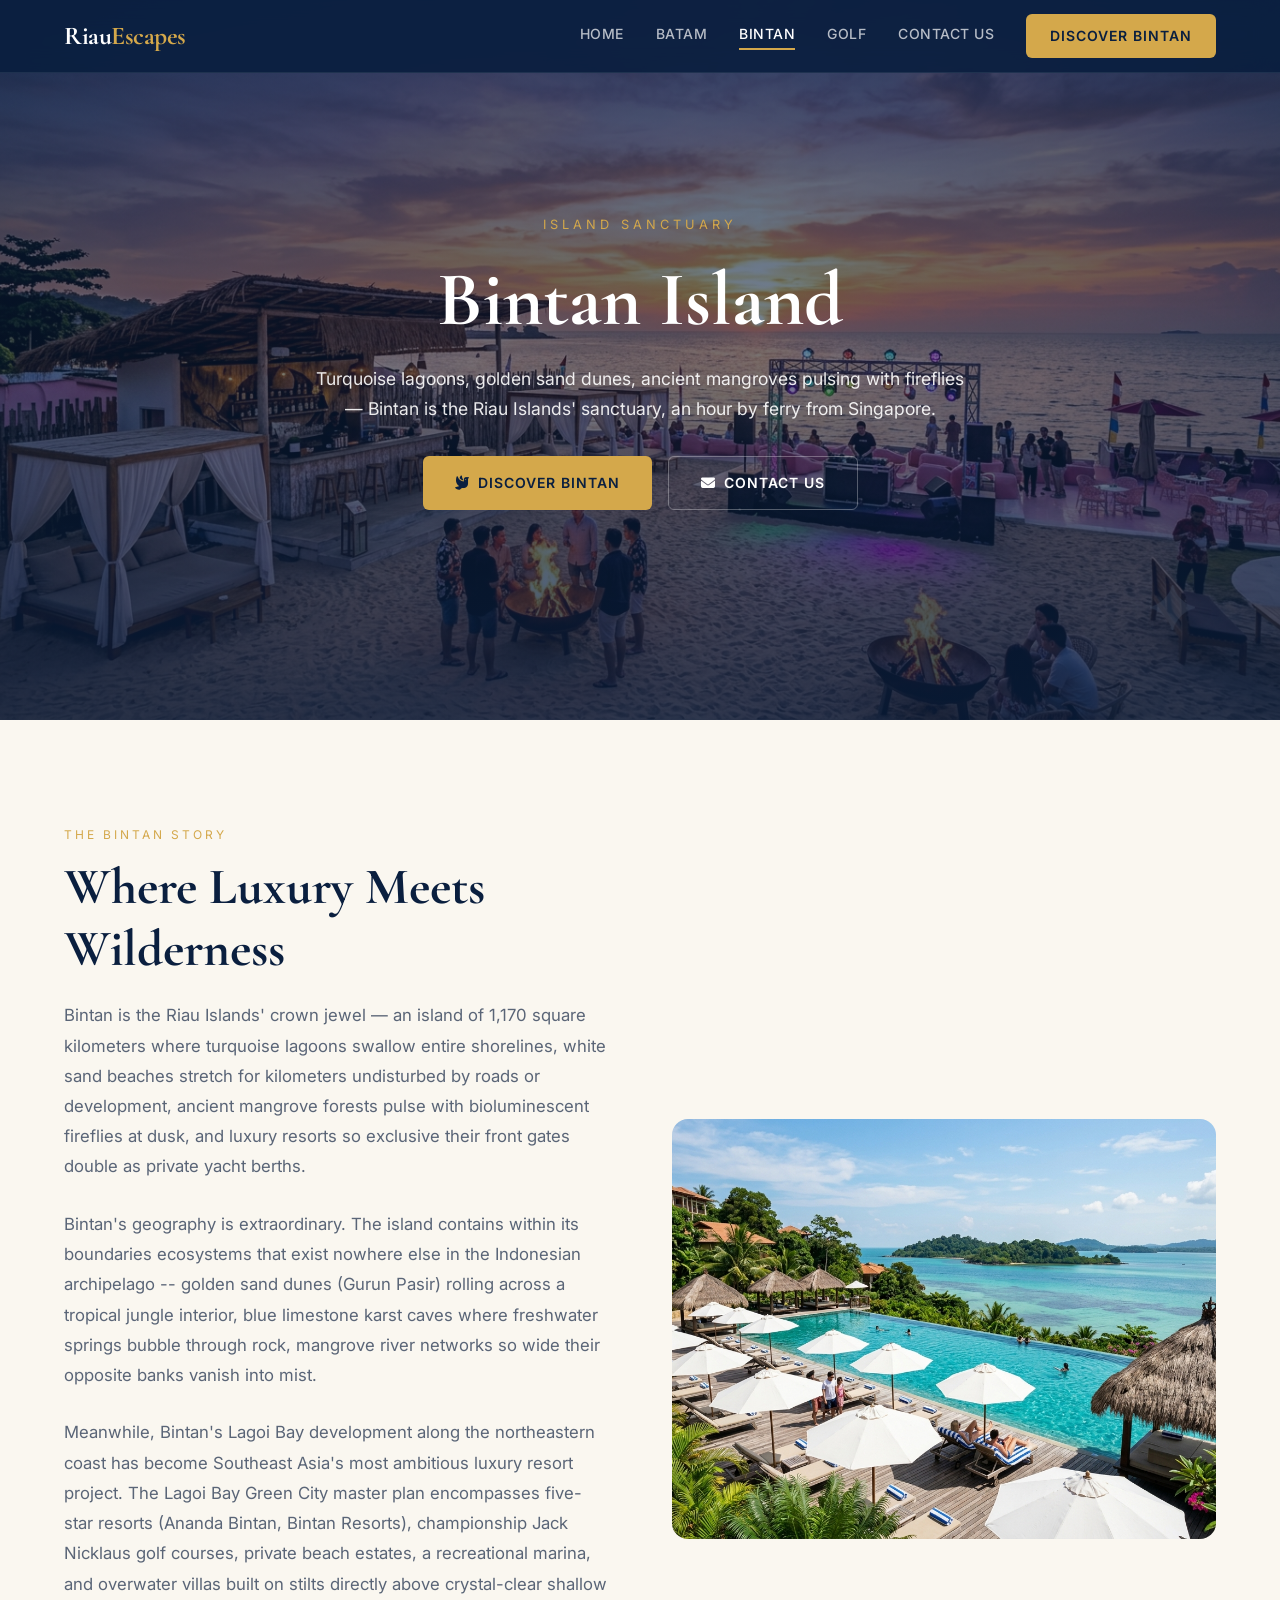
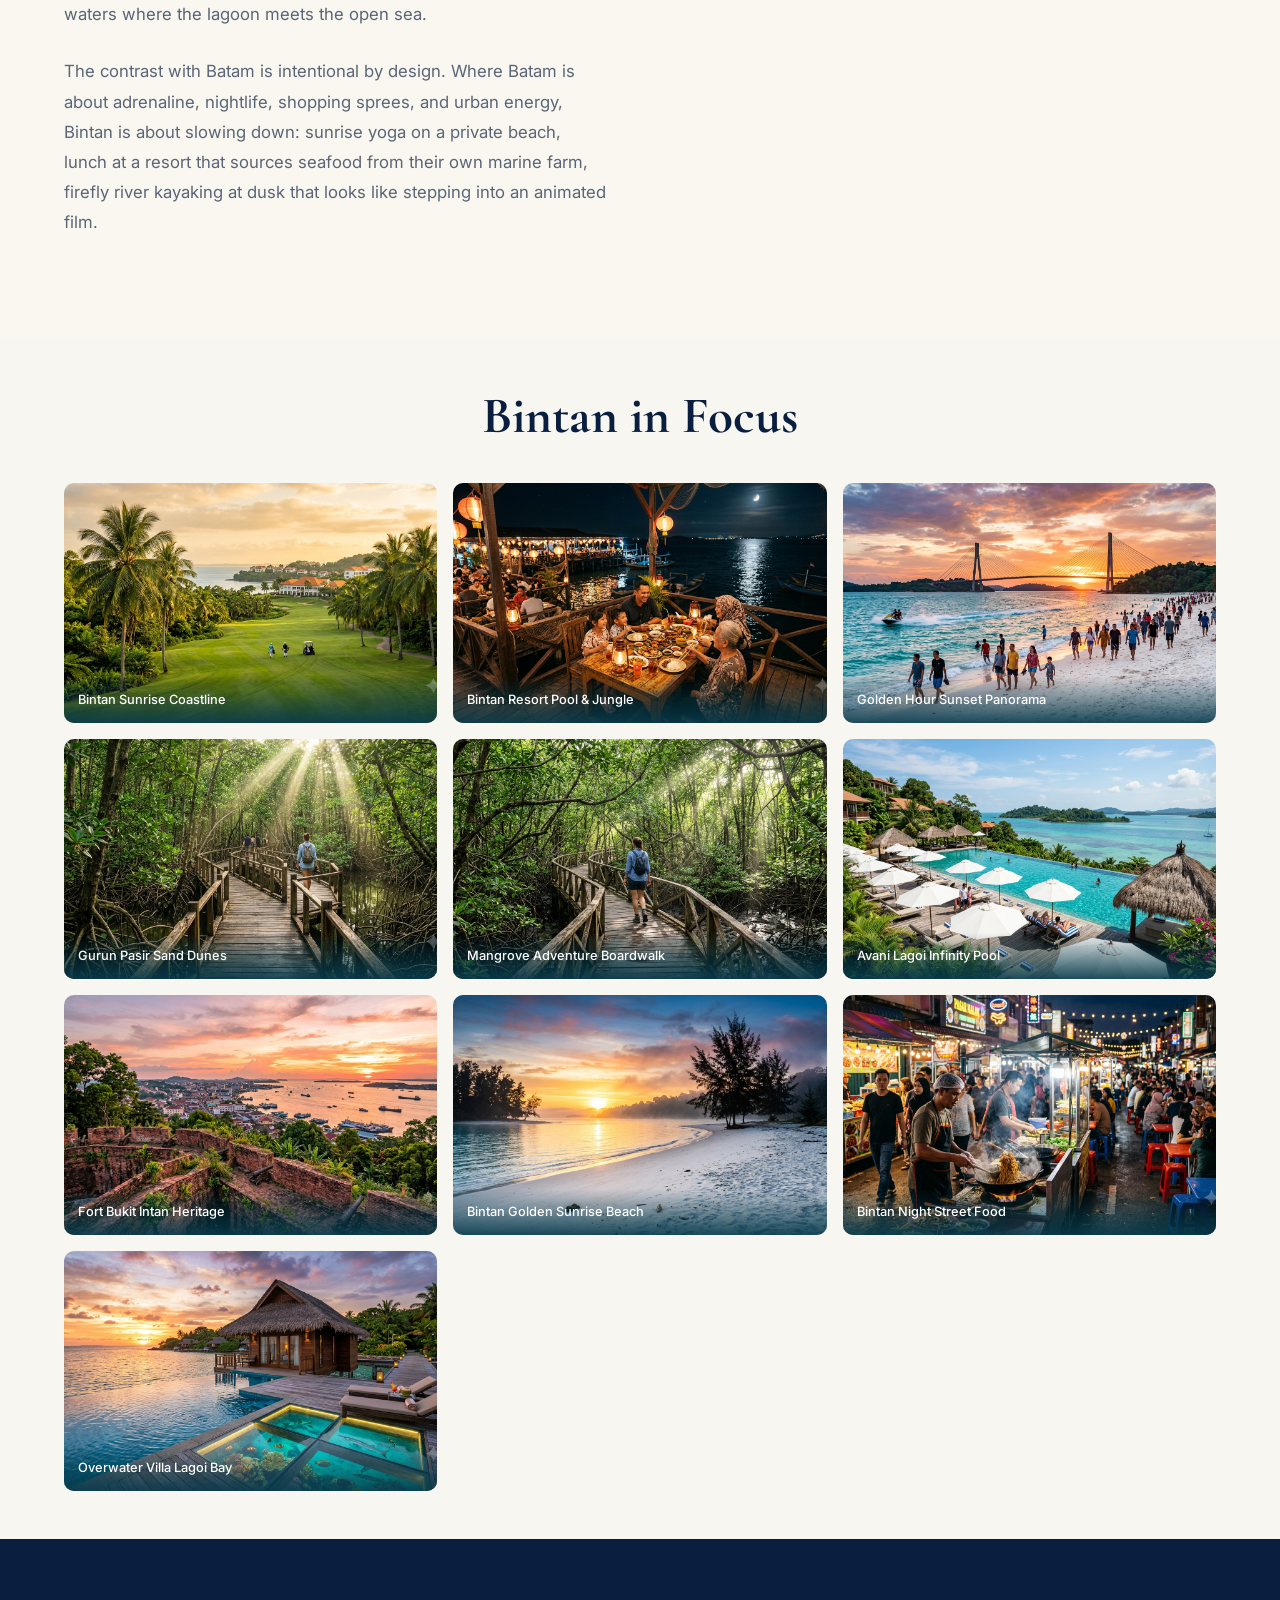
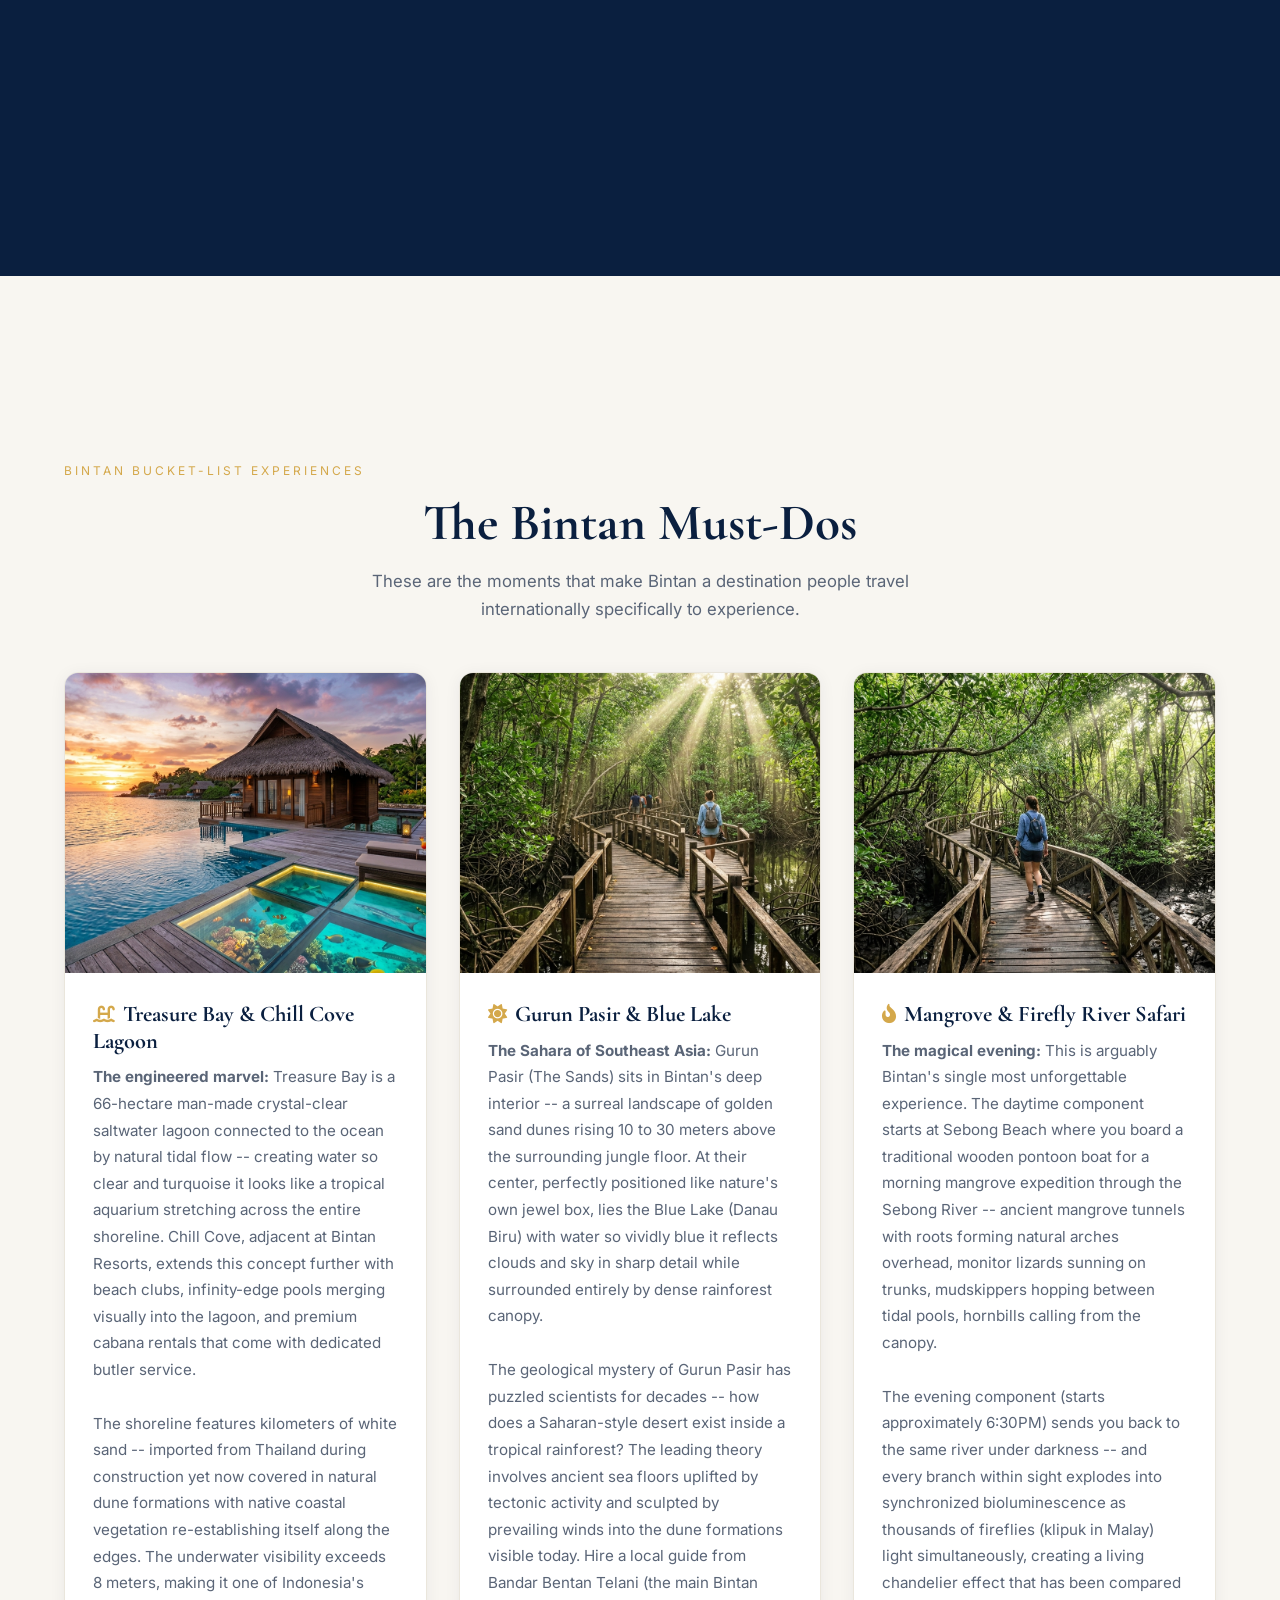
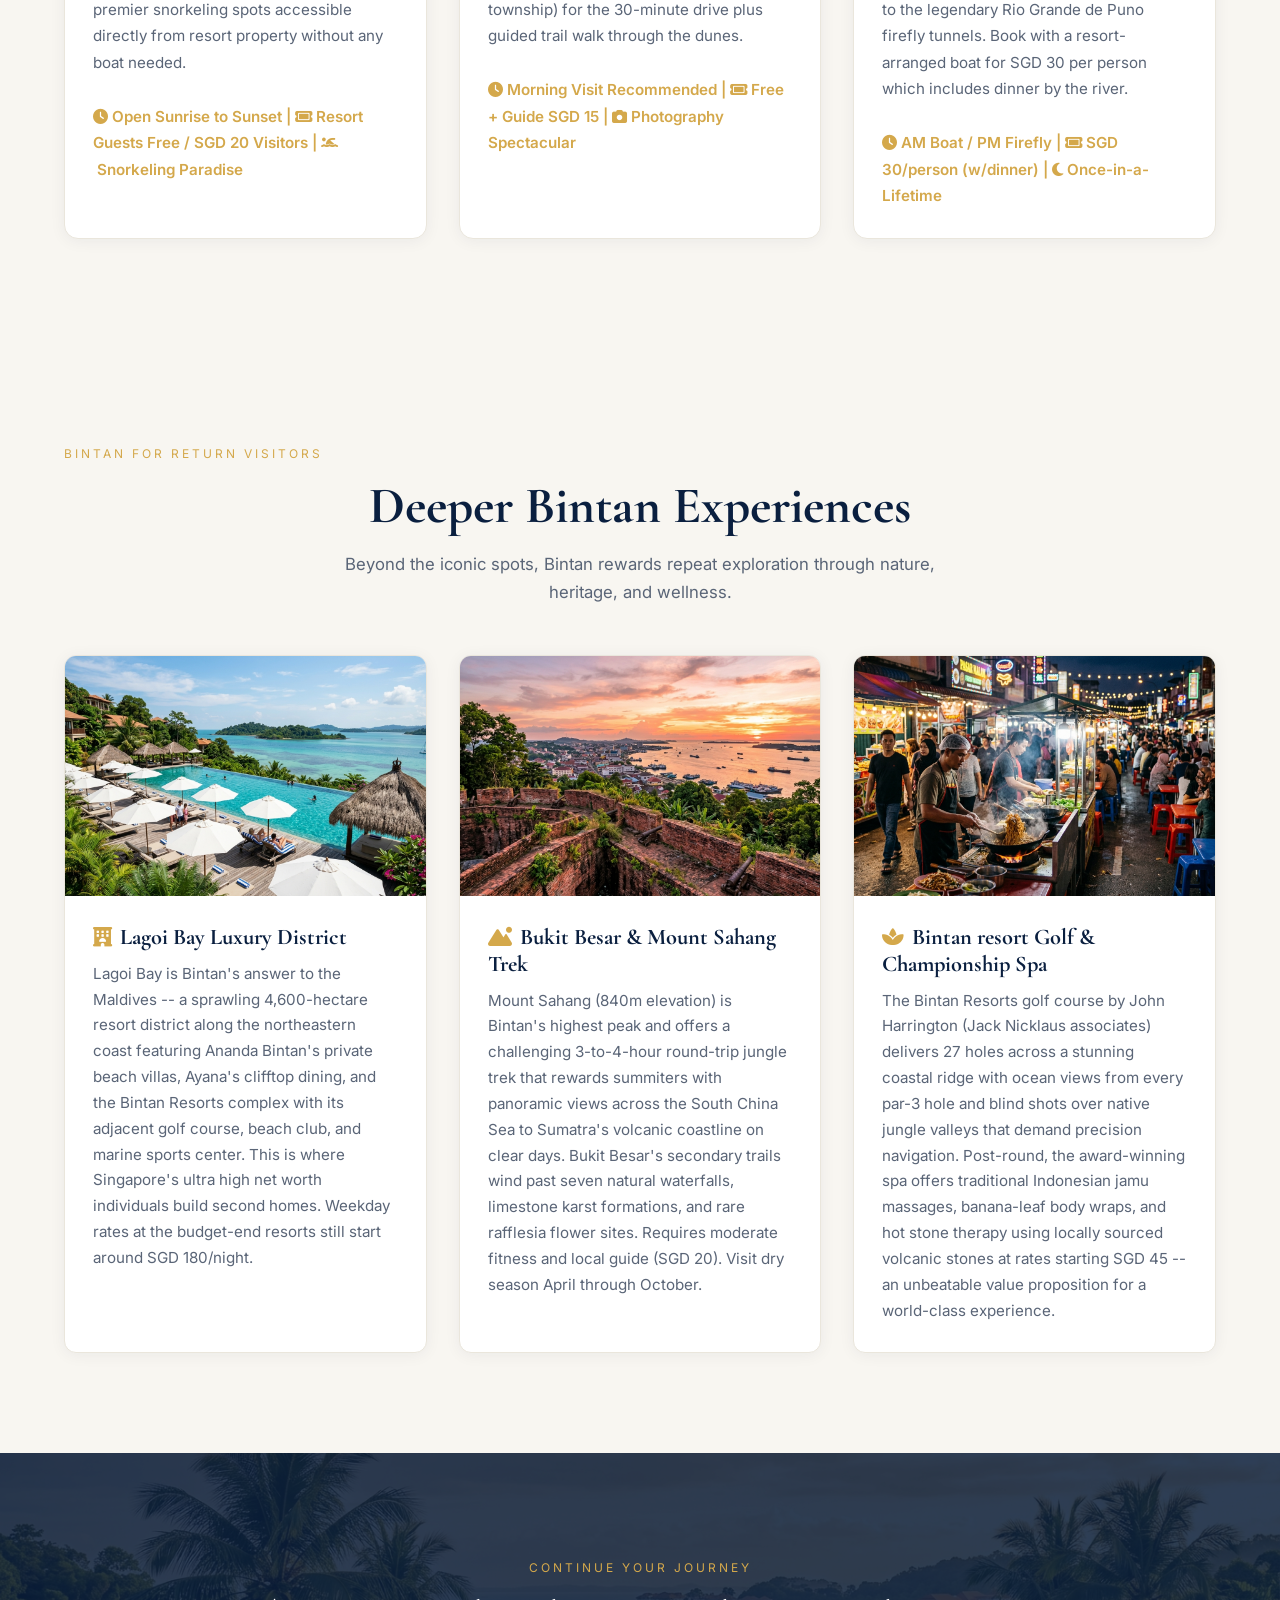
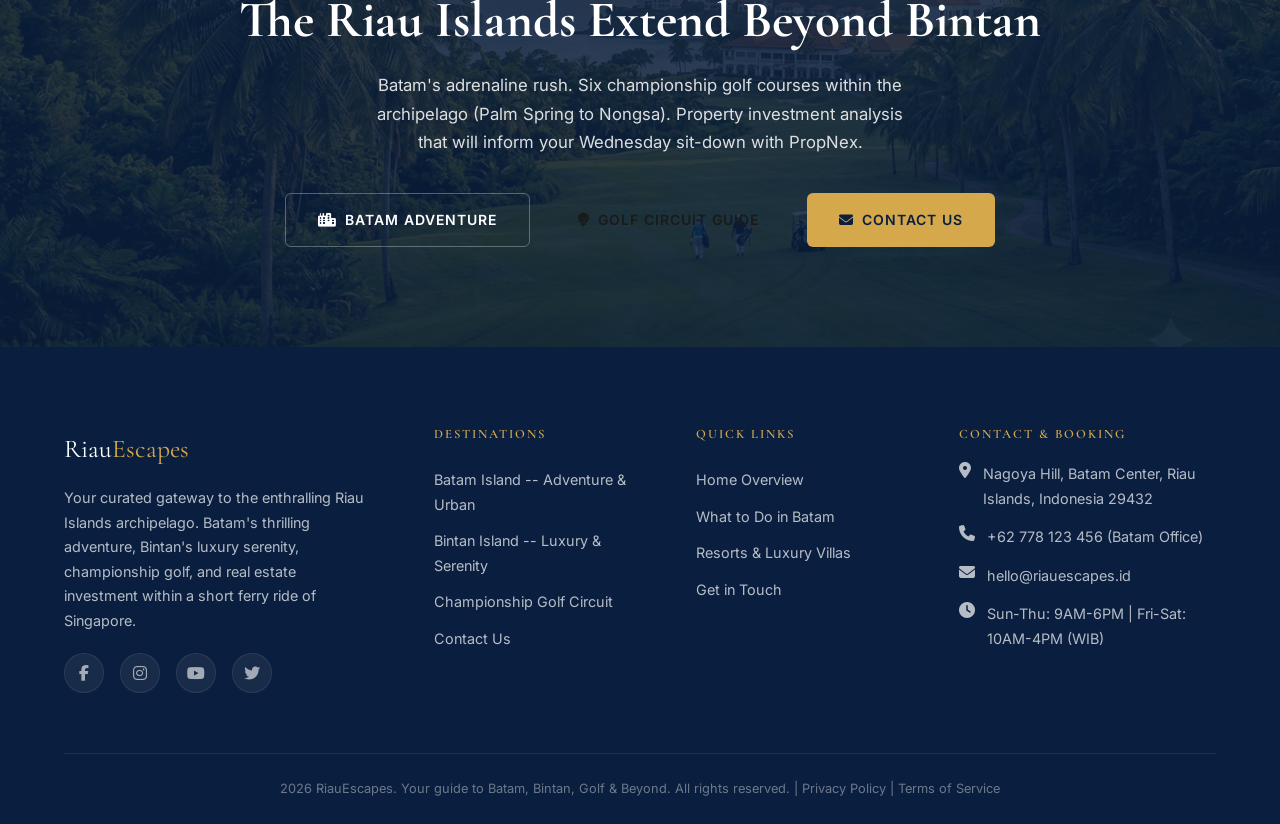
<file: bintan.html>
<!DOCTYPE html>
<html lang="en">
<head>
<meta charset="UTF-8">
<meta name="viewport" content="width=device-width, initial-scale=1.0">
<title>Bintan | Luxury Island Sanctuary & Resort Retreat - Riau Escapes</title>
<link rel="stylesheet" href="css/style.css">
<link rel="preconnect" href="https://fonts.googleapis.com">
<link rel="preconnect" href="https://fonts.gstatic.com" crossorigin>
<link href="https://fonts.googleapis.com/css2?family=Cormorant+Garamond:ital,wght@0,400;0,600;0,700;1,400&family=Inter:wght@300;400;500;600;700&display=swap" rel="stylesheet">
<link rel="stylesheet" href="https://cdnjs.cloudflare.com/ajax/libs/font-awesome/6.5.1/css/all.min.css">
</head>
<body style="background:#FAF7F0;">

<!-- NAVBAR -->
<nav class="navbar" id="navbar">
<div class="navbar-inner">
<a href="index.html" class="navbar-brand">Riau<span>Escapes</span></a>
<button class="hamburger" id="hamburger" aria-label="Toggle menu">
<span></span><span></span><span></span>
</button>
<div class="navbar-links" id="navLinks">
<a href="index.html">Home</a>
<a href="batam.html">Batam</a>
<a href="bintan.html" class="active">Bintan</a>
<a href="golf.html">Golf</a>
<a href="contact.html">Contact Us</a>
<a href="#discover" class="nav-cta">Discover Bintan</a>
</div>
</div>
</nav>

<!-- HERO -->
<section class="hero" style="min-height:80vh;">
<div class="hero-bg">
<img src="images/12.jpg" onerror="this.onerror=null;this.src='images/7.jpg';this.style.display='none';this.parentElement.classList.add('img-placeholder');this.parentElement.style.background='linear-gradient(135deg, #0A4D3C 0%, #1B8A6B 40%, #FFD166 100%)';" alt="Bintan Golden Beach Bintan sunrise misty powder white sand golden dunes turquoise lagoon waters">
</div>
<div class="hero-overlay"></div>
<div class="hero-content fade-in-up">
<span class="hero-label">Island Sanctuary</span>
<h1 class="hero-title">Bintan Island</h1>
<p class="section-text" style="color:rgba(255,255,255,0.9);max-width:650px;margin:0 auto 32px;font-size:1.1rem;line-height:1.7;text-align:center;">Turquoise lagoons, golden sand dunes, ancient mangroves pulsing with fireflies — Bintan is the Riau Islands' sanctuary, an hour by ferry from Singapore.</p>
<div class="hero-cta-group">
<a href="#discover" class="btn btn-primary"><i class="fa-solid fa-dove"></i> Discover Bintan</a>
<a href="contact.html" class="btn btn-outline"><i class="fa-solid fa-envelope"></i> Contact Us</a>
</div>
</div>
</section>

<!-- BINTAN OVERVIEW -->
<section class="dest-section" style="background:#FAF7F0;">
<div class="container">
<div class="split-layout fade-in-up">
<div class="split-text">
<span class="section-label">The Bintan Story</span>
<h2 class="section-title">Where Luxury Meets Wilderness</h2>
<p class="section-text">Bintan is the Riau Islands' crown jewel — an island of 1,170 square kilometers where turquoise lagoons swallow entire shorelines, white sand beaches stretch for kilometers undisturbed by roads or development, ancient mangrove forests pulse with bioluminescent fireflies at dusk, and luxury resorts so exclusive their front gates double as private yacht berths.</p>
<br>
<p class="section-text">Bintan's geography is extraordinary. The island contains within its boundaries ecosystems that exist nowhere else in the Indonesian archipelago -- golden sand dunes (Gurun Pasir) rolling across a tropical jungle interior, blue limestone karst caves where freshwater springs bubble through rock, mangrove river networks so wide their opposite banks vanish into mist.</p>
<br>
<p class="section-text">Meanwhile, Bintan's Lagoi Bay development along the northeastern coast has become Southeast Asia's most ambitious luxury resort project. The Lagoi Bay Green City master plan encompasses five-star resorts (Ananda Bintan, Bintan Resorts), championship Jack Nicklaus golf courses, private beach estates, a recreational marina, and overwater villas built on stilts directly above crystal-clear shallow waters where the lagoon meets the open sea.</p>
<br>
<p class="section-text">The contrast with Batam is intentional by design. Where Batam is about adrenaline, nightlife, shopping sprees, and urban energy, Bintan is about slowing down: sunrise yoga on a private beach, lunch at a resort that sources seafood from their own marine farm, firefly river kayaking at dusk that looks like stepping into an animated film.</p>
</div>
<div class="split-image">
<img src="images/theme_009_Avani_Lagoi_Bintan_resort_pool_deck_infinity_edge.jpg" onerror="this.parentElement.classList.add('img-placeholder');" alt="Avani Lagoi Bintan infinity pool deck overlooking turquoise lagoon with jungle backdrop sunset">
</div>
</div>
</div>
</section>

<!-- BINTAN GALLERY -->
<section style="background:#F8F6F1;padding:48px 0;">
<div class="container">
<h2 class="section-title fade-in-up" style="text-align:center;margin-bottom:36px;">Bintan in Focus</h2>
<div style="display:grid;grid-template-columns:repeat(3,1fr);gap:16px;" class="fade-in-up">
<div style="position:relative;border-radius:10px;overflow:hidden;height:240px;"><img src="images/20.jpg" onerror="this.parentElement.classList.add('img-placeholder');" alt="Bintan sunrise coastline" style="width:100%;height:100%;object-fit:cover;"><div style="position:absolute;bottom:0;left:0;right:0;padding:12px 14px;background:linear-gradient(transparent,rgba(7,59,76,0.9));color:white;font-family:'Inter',sans-serif;font-size:0.8rem;font-weight:500;">Bintan Sunrise Coastline</div></div>
<div style="position:relative;border-radius:10px;overflow:hidden;height:240px;"><img src="images/21.jpg" onerror="this.parentElement.classList.add('img-placeholder');" alt="Bintan resort pool jungle" style="width:100%;height:100%;object-fit:cover;"><div style="position:absolute;bottom:0;left:0;right:0;padding:12px 14px;background:linear-gradient(transparent,rgba(7,59,76,0.9));color:white;font-family:'Inter',sans-serif;font-size:0.8rem;font-weight:500;">Bintan Resort Pool &amp; Jungle</div></div>
<div style="position:relative;border-radius:10px;overflow:hidden;height:240px;"><img src="images/22.jpg" onerror="this.parentElement.classList.add('img-placeholder');" alt="Golden hour sunset panorama" style="width:100%;height:100%;object-fit:cover;"><div style="position:absolute;bottom:0;left:0;right:0;padding:12px 14px;background:linear-gradient(transparent,rgba(7,59,76,0.9));color:white;font-family:'Inter',sans-serif;font-size:0.8rem;font-weight:500;">Golden Hour Sunset Panorama</div></div>
<div style="position:relative;border-radius:10px;overflow:hidden;height:240px;"><img src="images/24.jpg" onerror="this.parentElement.classList.add('img-placeholder');" alt="Gurun Pasir sand dunes" style="width:100%;height:100%;object-fit:cover;"><div style="position:absolute;bottom:0;left:0;right:0;padding:12px 14px;background:linear-gradient(transparent,rgba(7,59,76,0.9));color:white;font-family:'Inter',sans-serif;font-size:0.8rem;font-weight:500;">Gurun Pasir Sand Dunes</div></div>
<div style="position:relative;border-radius:10px;overflow:hidden;height:240px;"><img src="images/theme_008_Oberman_Mangrove_Adventure_Park_Bintan_wooden_boar.jpg" onerror="this.parentElement.classList.add('img-placeholder');" alt="Mangrove adventure boardwalk" style="width:100%;height:100%;object-fit:cover;"><div style="position:absolute;bottom:0;left:0;right:0;padding:12px 14px;background:linear-gradient(transparent,rgba(7,59,76,0.9));color:white;font-family:'Inter',sans-serif;font-size:0.8rem;font-weight:500;">Mangrove Adventure Boardwalk</div></div>
<div style="position:relative;border-radius:10px;overflow:hidden;height:240px;"><img src="images/theme_009_Avani_Lagoi_Bintan_resort_pool_deck_infinity_edge.jpg" onerror="this.parentElement.classList.add('img-placeholder');" alt="Avani Lagoi infinity pool" style="width:100%;height:100%;object-fit:cover;"><div style="position:absolute;bottom:0;left:0;right:0;padding:12px 14px;background:linear-gradient(transparent,rgba(7,59,76,0.9));color:white;font-family:'Inter',sans-serif;font-size:0.8rem;font-weight:500;">Avani Lagoi Infinity Pool</div></div>
<div style="position:relative;border-radius:10px;overflow:hidden;height:240px;"><img src="images/theme_010_Tanjung_Pinang_Fort_Bukit_Intan_historic_Dutch_for.jpg" onerror="this.parentElement.classList.add('img-placeholder');" alt="Fort Bukit Intan heritage" style="width:100%;height:100%;object-fit:cover;"><div style="position:absolute;bottom:0;left:0;right:0;padding:12px 14px;background:linear-gradient(transparent,rgba(7,59,76,0.9));color:white;font-family:'Inter',sans-serif;font-size:0.8rem;font-weight:500;">Fort Bukit Intan Heritage</div></div>
<div style="position:relative;border-radius:10px;overflow:hidden;height:240px;"><img src="images/theme_012_Bintan_Golden_Beach_sunrise_misty_morning_powder_w.jpg" onerror="this.parentElement.classList.add('img-placeholder');" alt="Bintan golden sunrise beach" style="width:100%;height:100%;object-fit:cover;"><div style="position:absolute;bottom:0;left:0;right:0;padding:12px 14px;background:linear-gradient(transparent,rgba(7,59,76,0.9));color:white;font-family:'Inter',sans-serif;font-size:0.8rem;font-weight:500;">Bintan Golden Sunrise Beach</div></div>
<div style="position:relative;border-radius:10px;overflow:hidden;height:240px;"><img src="images/theme_013_Batam_night_street_food_market_illuminated_stalls.jpg" onerror="this.parentElement.classList.add('img-placeholder');" alt="Night street food market" style="width:100%;height:100%;object-fit:cover;"><div style="position:absolute;bottom:0;left:0;right:0;padding:12px 14px;background:linear-gradient(transparent,rgba(7,59,76,0.9));color:white;font-family:'Inter',sans-serif;font-size:0.8rem;font-weight:500;">Bintan Night Street Food</div></div>
<div style="position:relative;border-radius:10px;overflow:hidden;height:240px;"><img src="images/theme_014_Luxury_overwater_villa_Bintan_Lagoi_Bay_private_in.jpg" onerror="this.parentElement.classList.add('img-placeholder');" alt="Overwater villa Lagoi Bay" style="width:100%;height:100%;object-fit:cover;"><div style="position:absolute;bottom:0;left:0;right:0;padding:12px 14px;background:linear-gradient(transparent,rgba(7,59,76,0.9));color:white;font-family:'Inter',sans-serif;font-size:0.8rem;font-weight:500;">Overwater Villa Lagoi Bay</div></div>
</div>
</div>
</section>

<!-- STATS -->
<section class="stats-bar">
<div class="container">
<div class="stats-grid">
<div class="fade-in-up">
<div class="stat-number" style="font-size:clamp(2rem,3.5vw,2.8rem);"><i class="fa-solid fa-ferry" style="margin-right:6px;"></i>1hr</div>
<div class="stat-label">Ferry from Singapore HarbourFront to Bintan Indah Terminal (Sido Mukti / Mashantong)</div>
</div>
<div class="fade-in-up">
<div class="stat-number" style="font-size:clamp(2rem,3.5vw,2.8rem);"><i class="fa-solid fa-map"></i>1,170</div>
<div class="stat-label">km2 of Lush Tropical Territory</div>
</div>
<div class="fade-in-up">
<div class="stat-number" style="font-size:clamp(2rem,3.5vw,2.8rem);"><i class="fa-solid fa-water"></i>#1</div>
<div class="stat-label">Largest Crystal Lagoon in Southeast Asia</div>
</div>
<div class="fade-in-up">
<div class="stat-number" style="font-size:clamp(2rem,3.5vw,2.8rem);"><i class="fa-solid fa-star"></i>5★</div>
<div class="stat-label">World-Class Resorts Along Lagoi Bay</div>
</div>
</div>
</div>
</section>

<!-- MUST VISIT ATTRACTIONS -->
<section class="dest-section" id="discover">
<div class="container" style="padding-top:80px;">
<span class="section-label fade-in-up">Bintan Bucket-List Experiences</span>
<h2 class="section-title fade-in-up" style="text-align:center;margin-bottom:12px;">The Bintan Must-Dos</h2>
<p class="section-text fade-in-up" style="max-width:600px;margin:0 auto 48px;text-align:center;font-size:1.05rem;line-height:1.7;">These are the moments that make Bintan a destination people travel internationally specifically to experience.</p>

<div class="attractions-grid">

<!-- Treasure Bay / Chill Cove -->
<div class="attraction-card fade-in-up" style="border-radius:14px;overflow:hidden;">
<div class="attraction-card-img" style="height:300px;">
<img src="images/theme_014_Luxury_overwater_villa_Bintan_Lagoi_Bay_private_in.jpg" onerror="this.parentElement.classList.add('img-placeholder');" alt="Chill Cove treasure bay crystal lagoon sunset turquoise waters overwhite sand beach and luxury resort">
</div>
<div class="attraction-card-body">
<h3 class="attraction-card-title"><i class="fa-solid fa-water-ladder" style="color:var(--color-gold-sun);margin-right:8px;font-size:1.2rem;"></i>Treasure Bay &amp; Chill Cove Lagoon</h3>
<p class="section-text" style="font-size:0.95rem;line-height:1.75;"><strong>The engineered marvel:</strong>&nbsp;Treasure Bay is a 66-hectare man-made crystal-clear saltwater lagoon connected to the ocean by natural tidal flow -- creating water so clear and turquoise it looks like a tropical aquarium stretching across the entire shoreline. Chill Cove, adjacent at Bintan Resorts, extends this concept further with beach clubs, infinity-edge pools merging visually into the lagoon, and premium cabana rentals that come with dedicated butler service.</p>
<br>
<p class="section-text" style="font-size:0.95rem;line-height:1.75;">The shoreline features kilometers of white sand -- imported from Thailand during construction yet now covered in natural dune formations with native coastal vegetation re-establishing itself along the edges. The underwater visibility exceeds 8 meters, making it one of Indonesia's premier snorkeling spots accessible directly from resort property without any boat needed.</p>
<br>
<p class="section-text" style="font-size:0.95rem;line-height:1.75;color:var(--color-gold-sun);font-weight:600;"><i class="fa-solid fa-clock"></i>&nbsp;Open Sunrise to Sunset | <i class="fa-solid fa-ticket"></i>&nbsp;Resort Guests Free / SGD 20 Visitors | <i class="fa-solid fa-swimmer"></i>&nbsp;Snorkeling Paradise</p>
</div>
</div>

<!-- Gurun Pasir & Blue Lake -->
<div class="attraction-card fade-in-up" style="border-radius:14px;overflow:hidden;">
<div class="attraction-card-img" style="height:300px;">
<img src="images/24.jpg" onerror="this.parentElement.classList.add('img-placeholder');" alt="Gurun Pasir golden sand dunes Bintan with vivid blue inland lake against lush tropical jungle backdrop">
</div>
<div class="attraction-card-body">
<h3 class="attraction-card-title"><i class="fa-solid fa-sun" style="color:var(--color-gold-sun);margin-right:8px;font-size:1.2rem;"></i>Gurun Pasir &amp; Blue Lake</h3>
<p class="section-text" style="font-size:0.95rem;line-height:1.75;"><strong>The Sahara of Southeast Asia:</strong>&nbsp;Gurun Pasir (The Sands) sits in Bintan's deep interior -- a surreal landscape of golden sand dunes rising 10 to 30 meters above the surrounding jungle floor. At their center, perfectly positioned like nature's own jewel box, lies the Blue Lake (Danau Biru) with water so vividly blue it reflects clouds and sky in sharp detail while surrounded entirely by dense rainforest canopy.</p>
<br>
<p class="section-text" style="font-size:0.95rem;line-height:1.75;">The geological mystery of Gurun Pasir has puzzled scientists for decades -- how does a Saharan-style desert exist inside a tropical rainforest? The leading theory involves ancient sea floors uplifted by tectonic activity and sculpted by prevailing winds into the dune formations visible today. Hire a local guide from Bandar Bentan Telani (the main Bintan township) for the 30-minute drive plus guided trail walk through the dunes.</p>
<br>
<p class="section-text" style="font-size:0.95rem;line-height:1.75;color:var(--color-gold-sun);font-weight:600;"><i class="fa-solid fa-clock"></i>&nbsp;Morning Visit Recommended | <i class="fa-solid fa-ticket"></i>&nbsp;Free + Guide SGD 15 | <i class="fa-solid fa-camera"></i>&nbsp;Photography Spectacular</p>
</div>
</div>

<!-- Mangrove Firefly Tour -->
<div class="attraction-card fade-in-up" style="border-radius:14px;overflow:hidden;">
<div class="attraction-card-img" style="height:300px;">
<img src="images/theme_008_Oberman_Mangrove_Adventure_Park_Bintan_wooden_boar.jpg" onerror="this.parentElement.classList.add('img-placeholder');" alt="Mangrove forest river at dusk Bintan bioluminescent fireflies illuminating ancient mangrove canopy from traditional boat">
</div>
<div class="attraction-card-body">
<h3 class="attraction-card-title"><i class="fa-solid fa-fire-flame-curved" style="color:var(--color-gold-sun);margin-right:8px;font-size:1.2rem;"></i>Mangrove &amp; Firefly River Safari</h3>
<p class="section-text" style="font-size:0.95rem;line-height:1.75;"><strong>The magical evening:</strong>&nbsp;This is arguably Bintan's single most unforgettable experience. The daytime component starts at Sebong Beach where you board a traditional wooden pontoon boat for a morning mangrove expedition through the Sebong River -- ancient mangrove tunnels with roots forming natural arches overhead, monitor lizards sunning on trunks, mudskippers hopping between tidal pools, hornbills calling from the canopy.</p>
<br>
<p class="section-text" style="font-size:0.95rem;line-height:1.75;">The evening component (starts approximately 6:30PM) sends you back to the same river under darkness -- and every branch within sight explodes into synchronized bioluminescence as thousands of fireflies (klipuk in Malay) light simultaneously, creating a living chandelier effect that has been compared to the legendary Rio Grande de Puno firefly tunnels. Book with a resort-arranged boat for SGD 30 per person which includes dinner by the river.</p>
<br>
<p class="section-text" style="font-size:0.95rem;line-height:1.75;color:var(--color-gold-sun);font-weight:600;"><i class="fa-solid fa-clock"></i>&nbsp;AM Boat / PM Firefly | <i class="fa-solid fa-ticket"></i>&nbsp;SGD 30/person (w/dinner) | <i class="fa-solid fa-moon"></i>&nbsp;Once-in-a-Lifetime</p>
</div>
</div>

</div>
</div>
</section>

<!-- MORE TO DISCOVER -->
<section class="dest-section" style="background:#F8F6F1;">
<div class="container">
<span class="section-label fade-in-up">Bintan for Return Visitors</span>
<h2 class="section-title fade-in-up" style="text-align:center;margin-bottom:12px;">Deeper Bintan Experiences</h2>
<p class="section-text fade-in-up" style="max-width:600px;margin:0 auto 48px;text-align:center;font-size:1.05rem;line-height:1.7;">Beyond the iconic spots, Bintan rewards repeat exploration through nature, heritage, and wellness.</p>

<div class="attractions-grid">

<div class="attraction-card fade-in-up" style="border-radius:12px;overflow:hidden;">
<div class="attraction-card-img">
<img src="images/theme_009_Avani_Lagoi_Bintan_resort_pool_deck_infinity_edge.jpg" onerror="this.parentElement.classList.add('img-placeholder');" alt="Lagoi Bay luxury resort area Bintan Ananda BIntan infinity pool beach club ocean panorama">
</div>
<div class="attraction-card-body">
<h3 class="attraction-card-title"><i class="fa-solid fa-hotel" style="color:var(--color-gold-sun);margin-right:8px;font-size:1.2rem;"></i>Lagoi Bay Luxury District</h3>
<p class="section-text" style="font-size:0.95rem;line-height:1.7;">Lagoi Bay is Bintan's answer to the Maldives -- a sprawling 4,600-hectare resort district along the northeastern coast featuring Ananda Bintan's private beach villas, Ayana's clifftop dining, and the Bintan Resorts complex with its adjacent golf course, beach club, and marine sports center. This is where Singapore's ultra high net worth individuals build second homes. Weekday rates at the budget-end resorts still start around SGD 180/night.</p>
</div>
</div>

<div class="attraction-card fade-in-up" style="border-radius:12px;overflow:hidden;">
<div class="attraction-card-img">
<img src="images/theme_010_Tanjung_Pinang_Fort_Bukit_Intan_historic_Dutch_for.jpg" onerror="this.parentElement.classList.add('img-placeholder');" alt="Bukit Besar Mount Sahang hiking Bintan trek through biodiverse tropical rainforest canopy trail waterfalls">
</div>
<div class="attraction-card-body">
<h3 class="attraction-card-title"><i class="fa-solid fa-mountain-sun" style="color:var(--color-gold-sun);margin-right:8px;font-size:1.2rem;"></i>Bukit Besar &amp; Mount Sahang Trek</h3>
<p class="section-text" style="font-size:0.95rem;line-height:1.7;">Mount Sahang (840m elevation) is Bintan's highest peak and offers a challenging 3-to-4-hour round-trip jungle trek that rewards summiters with panoramic views across the South China Sea to Sumatra's volcanic coastline on clear days. Bukit Besar's secondary trails wind past seven natural waterfalls, limestone karst formations, and rare rafflesia flower sites. Requires moderate fitness and local guide (SGD 20). Visit dry season April through October.</p>
</div>
</div>

<div class="attraction-card fade-in-up" style="border-radius:12px;overflow:hidden;">
<div class="attraction-card-img">
<img src="images/theme_013_Batam_night_street_food_market_illuminated_stalls.jpg" onerror="this.parentElement.classList.add('img-placeholder');" alt="Bintan resort spa and wellness retreat indoor pool tropical garden luxury Indonesian healing therapy">
</div>
<div class="attraction-card-body">
<h3 class="attraction-card-title"><i class="fa-solid fa-spa" style="color:var(--color-gold-sun);margin-right:8px;font-size:1.2rem;"></i>Bintan resort Golf &amp; Championship Spa</h3>
<p class="section-text" style="font-size:0.95rem;line-height:1.7;">The Bintan Resorts golf course by John Harrington (Jack Nicklaus associates) delivers 27 holes across a stunning coastal ridge with ocean views from every par-3 hole and blind shots over native jungle valleys that demand precision navigation. Post-round, the award-winning spa offers traditional Indonesian jamu massages, banana-leaf body wraps, and hot stone therapy using locally sourced volcanic stones at rates starting SGD 45 -- an unbeatable value proposition for a world-class experience.</p>
</div>
</div>

</div>
</div>
</section>

<!-- CTA BAND -->
<section class="cta-band" style="position:relative;">
<div class="cta-bg"><img src="images/20.jpg" onerror="this.parentElement.style.background='var(--color-ocean-mid)';"></div>
<div class="cta-overlay"></div>
<div class="container">
<span class="section-label fade-in-up">Continue Your Journey</span>
<h2 class="section-title fade-in-up" style="color:var(--color-white);">The Riau Islands Extend Beyond Bintan</h2>
<p class="section-text fade-in-up" style="max-width:550px;margin:0 auto 36px;color:rgba(255,255,255,0.85);font-size:1.05rem;line-height:1.7;">Batam's adrenaline rush. Six championship golf courses within the archipelago (Palm Spring to Nongsa). Property investment analysis that will inform your Wednesday sit-down with PropNex.</p>
<div style="display:flex;gap:16px;justify-content:center;flex-wrap:wrap;" class="fade-in-up">
<a href="batam.html" class="btn btn-outline"><i class="fa-solid fa-city"></i> Batam Adventure</a>
<a href="golf.html" class="btn btn-white"><i class="fa-solid fa-golf-ball-tee"></i> Golf Circuit Guide</a>
<a href="contact.html" class="btn btn-primary"><i class="fa-solid fa-envelope"></i> Contact Us</a>
</div>
</div>
</section>

<!-- FOOTER -->
<footer class="site-footer">
<div class="container">
<div class="footer-grid">
<div class="footer-brand">
<div class="footer-logo">Riau<span>Escapes</span></div>
<p>Your curated gateway to the enthralling Riau Islands archipelago. Batam's thrilling adventure, Bintan's luxury serenity, championship golf, and real estate investment within a short ferry ride of Singapore.</p>
<div class="footer-socials">
<a href="#"><i class="fa-brands fa-facebook-f"></i></a>
<a href="#"><i class="fa-brands fa-instagram"></i></a>
<a href="#"><i class="fa-brands fa-youtube"></i></a>
<a href="#"><i class="fa-brands fa-twitter"></i></a>
</div>
</div>
<div>
<h4 class="footer-heading">Destinations</h4>
<div class="footer-links">
<a href="batam.html">Batam Island -- Adventure &amp; Urban</a>
<a href="bintan.html">Bintan Island -- Luxury &amp; Serenity</a>
<a href="golf.html">Championship Golf Circuit</a>
<a href="contact.html">Contact Us</a>
</div>
</div>
<div>
<h4 class="footer-heading">Quick Links</h4>
<div class="footer-links">
<a href="index.html">Home Overview</a>
<a href="batam.html">What to Do in Batam</a>
<a href="bintan.html">Resorts &amp; Luxury Villas</a>
<a href="contact.html">Get in Touch</a>
</div>
</div>
<div>
<h4 class="footer-heading">Contact &amp; Booking</h4>
<div class="footer-contact-item"><i class="fa-solid fa-location-dot"></i><span>Nagoya Hill, Batam Center, Riau Islands, Indonesia 29432</span></div>
<div class="footer-contact-item"><i class="fa-solid fa-phone"></i><span>+62 778 123 456 (Batam Office)</span></div>
<div class="footer-contact-item"><i class="fa-solid fa-envelope"></i><span>hello@riauescapes.id</span></div>
<div class="footer-contact-item"><i class="fa-solid fa-clock"></i><span>Sun-Thu: 9AM-6PM | Fri-Sat: 10AM-4PM (WIB)</span></div>
</div>
</div>
<div class="footer-bottom">
<p>2026 RiauEscapes. Your guide to Batam, Bintan, Golf &amp; Beyond. All rights reserved. | Privacy Policy | Terms of Service</p>
</div>
</div>
</footer>

<script src="js/app.js"></script>
</body>
</html>
</file>
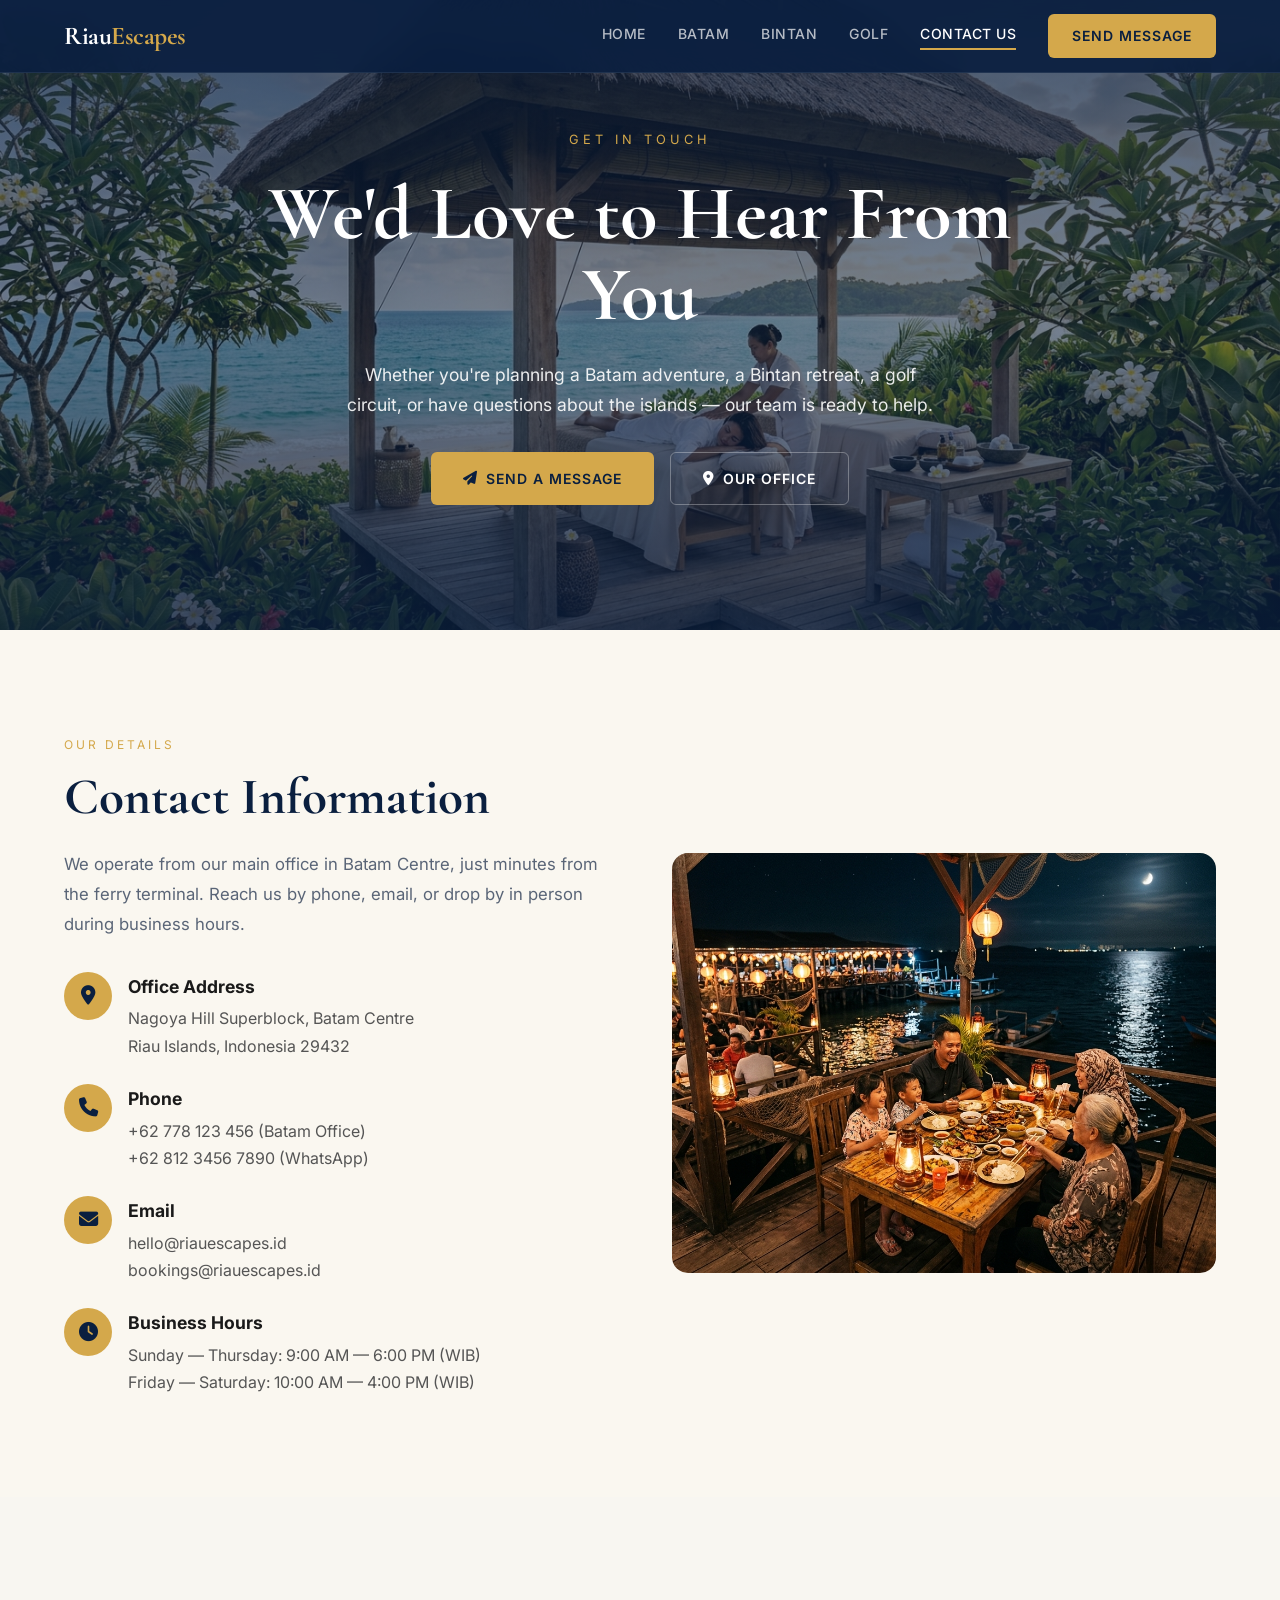
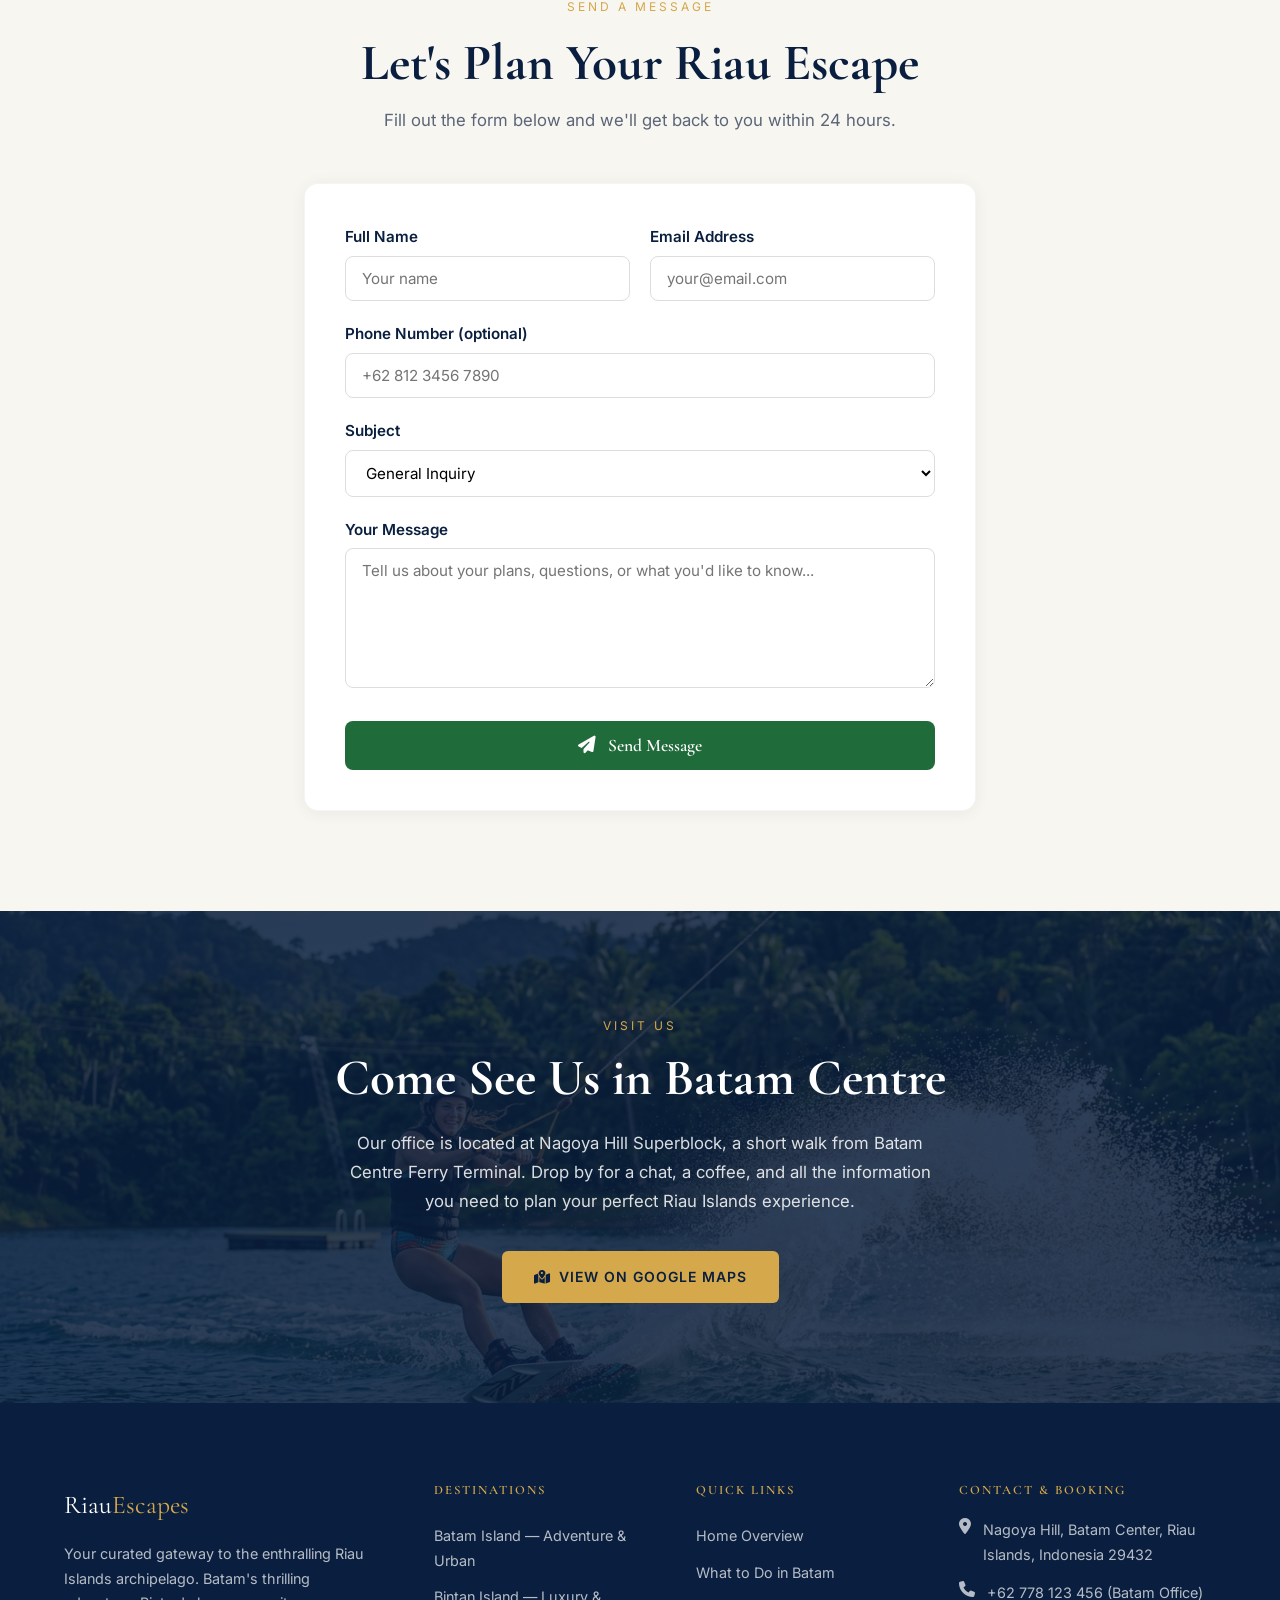
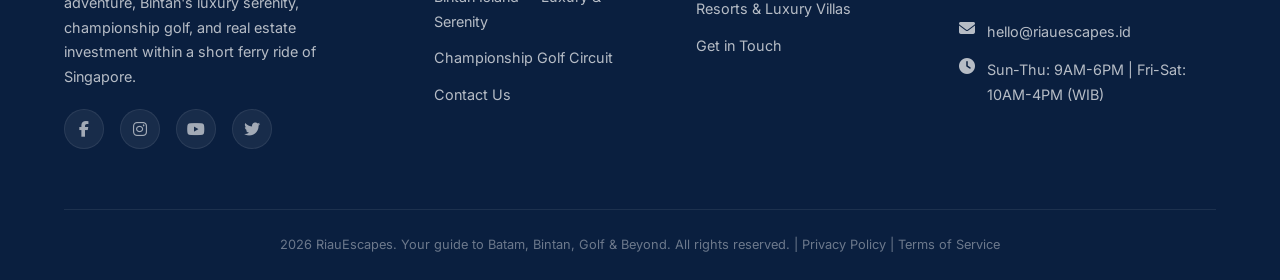
<file: contact.html>
<!DOCTYPE html>
<html lang="en">
<head>
<meta charset="UTF-8">
<meta name="viewport" content="width=device-width, initial-scale=1.0">
<title>Contact Us | Riau Escapes — Get in Touch</title>
<link rel="stylesheet" href="css/style.css">
<link rel="preconnect" href="https://fonts.googleapis.com">
<link rel="preconnect" href="https://fonts.gstatic.com" crossorigin>
<link href="https://fonts.googleapis.com/css2?family=Cormorant+Garamond:ital,wght@0,400;0,600;0,700;1,400&family=Inter:wght@300;400;500;600;700&display=swap" rel="stylesheet">
<link rel="stylesheet" href="https://cdnjs.cloudflare.com/ajax/libs/font-awesome/6.5.1/css/all.min.css">
</head>
<body style="background:#FAF7F0;">

<!-- NAVBAR -->
<nav class="navbar" id="navbar">
<div class="navbar-inner">
<a href="index.html" class="navbar-brand">Riau<span>Escapes</span></a>
<button class="hamburger" id="hamburger" aria-label="Toggle menu">
<span></span><span></span><span></span>
</button>
<div class="navbar-links" id="navLinks">
<a href="index.html">Home</a>
<a href="batam.html">Batam</a>
<a href="bintan.html">Bintan</a>
<a href="golf.html">Golf</a>
<a href="contact.html" class="active">Contact Us</a>
<a href="#form" class="nav-cta">Send Message</a>
</div>
</div>
</nav>

<!-- HERO -->
<section class="hero" style="min-height:70vh;">
<div class="hero-bg">
<img src="images/13.jpg" onerror="this.onerror=null;this.src='images/theme_001_Batam_WakePark_cable_wakeboarding_lake_crystal_wat.jpg';this.style.display='none';this.parentElement.classList.add('img-placeholder');this.parentElement.style.background='linear-gradient(135deg, #1B4332 0%, #40916C 50%, #FFD166 100%)';" alt="Riau Islands tropical coastline">
</div>
<div class="hero-overlay"></div>
<div class="hero-content fade-in-up">
<span class="hero-label">Get in Touch</span>
<h1 class="hero-title">We'd Love to Hear From You</h1>
<p class="section-text" style="color:rgba(255,255,255,0.9);max-width:600px;margin:0 auto 32px;font-size:1.1rem;line-height:1.7;text-align:center;">Whether you're planning a Batam adventure, a Bintan retreat, a golf circuit, or have questions about the islands — our team is ready to help.</p>
<div class="hero-cta-group">
<a href="#form" class="btn btn-primary"><i class="fa-solid fa-paper-plane"></i> Send a Message</a>
<a href="#info" class="btn btn-outline"><i class="fa-solid fa-location-dot"></i> Our Office</a>
</div>
</div>
</section>

<!-- CONTACT INFO -->
<section class="dest-section" id="info" style="background:#FAF7F0;">
<div class="container">
<div class="split-layout fade-in-up">
<div class="split-text">
<span class="section-label">Our Details</span>
<h2 class="section-title">Contact Information</h2>
<p class="section-text">We operate from our main office in Batam Centre, just minutes from the ferry terminal. Reach us by phone, email, or drop by in person during business hours.</p>
<div style="margin-top:32px;display:grid;gap:24px;">
<div style="display:flex;align-items:flex-start;gap:16px;">
<div style="width:48px;height:48px;background:var(--color-gold-sun);border-radius:50%;display:flex;align-items:center;justify-content:center;flex-shrink:0;"><i class="fa-solid fa-location-dot" style="color:var(--color-ocean-deep);font-size:1.2rem;"></i></div>
<div><strong style="font-size:1.1rem;display:block;margin-bottom:4px;">Office Address</strong><span style="color:#555;line-height:1.6;">Nagoya Hill Superblock, Batam Centre<br>Riau Islands, Indonesia 29432</span></div>
</div>
<div style="display:flex;align-items:flex-start;gap:16px;">
<div style="width:48px;height:48px;background:var(--color-gold-sun);border-radius:50%;display:flex;align-items:center;justify-content:center;flex-shrink:0;"><i class="fa-solid fa-phone" style="color:var(--color-ocean-deep);font-size:1.2rem;"></i></div>
<div><strong style="font-size:1.1rem;display:block;margin-bottom:4px;">Phone</strong><span style="color:#555;line-height:1.6;">+62 778 123 456 (Batam Office)<br>+62 812 3456 7890 (WhatsApp)</span></div>
</div>
<div style="display:flex;align-items:flex-start;gap:16px;">
<div style="width:48px;height:48px;background:var(--color-gold-sun);border-radius:50%;display:flex;align-items:center;justify-content:center;flex-shrink:0;"><i class="fa-solid fa-envelope" style="color:var(--color-ocean-deep);font-size:1.2rem;"></i></div>
<div><strong style="font-size:1.1rem;display:block;margin-bottom:4px;">Email</strong><span style="color:#555;line-height:1.6;">hello@riauescapes.id<br>bookings@riauescapes.id</span></div>
</div>
<div style="display:flex;align-items:flex-start;gap:16px;">
<div style="width:48px;height:48px;background:var(--color-gold-sun);border-radius:50%;display:flex;align-items:center;justify-content:center;flex-shrink:0;"><i class="fa-solid fa-clock" style="color:var(--color-ocean-deep);font-size:1.2rem;"></i></div>
<div><strong style="font-size:1.1rem;display:block;margin-bottom:4px;">Business Hours</strong><span style="color:#555;line-height:1.6;">Sunday — Thursday: 9:00 AM — 6:00 PM (WIB)<br>Friday — Saturday: 10:00 AM — 4:00 PM (WIB)</span></div>
</div>
</div>
</div>
<div class="split-image">
<img src="images/21.jpg" onerror="this.parentElement.classList.add('img-placeholder');" alt="Riau Escapes office Batam Centre contact location">
</div>
</div>
</div>
</section>

<!-- CONTACT FORM -->
<section class="dest-section" id="form" style="background:#F8F6F1;">
<div class="container" style="max-width:720px;">
<span class="section-label fade-in-up" style="display:block;text-align:center;margin-bottom:16px;">Send a Message</span>
<h2 class="section-title fade-in-up" style="text-align:center;margin-bottom:12px;">Let's Plan Your Riau Escape</h2>
<p class="section-text fade-in-up" style="max-width:550px;margin:0 auto 48px;text-align:center;font-size:1.05rem;line-height:1.7;">Fill out the form below and we'll get back to you within 24 hours.</p>

<form class="fade-in-up" style="background:white;padding:40px;border-radius:14px;box-shadow:0 2px 16px rgba(0,0,0,0.06);border:1px solid rgba(0,0,0,0.04);">
<div style="display:grid;grid-template-columns:1fr 1fr;gap:20px;">
<div>
<label style="display:block;font-weight:600;margin-bottom:6px;font-size:0.95rem;color:var(--color-ocean-deep);">Full Name</label>
<input type="text" placeholder="Your name" style="width:100%;padding:12px 16px;border:1px solid #ddd;border-radius:8px;font-family:inherit;font-size:0.95rem;transition:border-color 0.2s;">
</div>
<div>
<label style="display:block;font-weight:600;margin-bottom:6px;font-size:0.95rem;color:var(--color-ocean-deep);">Email Address</label>
<input type="email" placeholder="your@email.com" style="width:100%;padding:12px 16px;border:1px solid #ddd;border-radius:8px;font-family:inherit;font-size:0.95rem;transition:border-color 0.2s;">
</div>
</div>
<div style="margin-top:20px;">
<label style="display:block;font-weight:600;margin-bottom:6px;font-size:0.95rem;color:var(--color-ocean-deep);">Phone Number (optional)</label>
<input type="tel" placeholder="+62 812 3456 7890" style="width:100%;padding:12px 16px;border:1px solid #ddd;border-radius:8px;font-family:inherit;font-size:0.95rem;transition:border-color 0.2s;">
</div>
<div style="margin-top:20px;">
<label style="display:block;font-weight:600;margin-bottom:6px;font-size:0.95rem;color:var(--color-ocean-deep);">Subject</label>
<select style="width:100%;padding:12px 16px;border:1px solid #ddd;border-radius:8px;font-family:inherit;font-size:0.95rem;background:white;transition:border-color 0.2s;">
<option>General Inquiry</option>
<option>Batam Trip Planning</option>
<option>Bintan Resort Booking</option>
<option>Golf Circuit Package</option>
<option>Real Estate Investment</option>
<option>Partnership / Media</option>
<option>Other</option>
</select>
</div>
<div style="margin-top:20px;">
<label style="display:block;font-weight:600;margin-bottom:6px;font-size:0.95rem;color:var(--color-ocean-deep);">Your Message</label>
<textarea rows="6" placeholder="Tell us about your plans, questions, or what you'd like to know..." style="width:100%;padding:12px 16px;border:1px solid #ddd;border-radius:8px;font-family:inherit;font-size:0.95rem;resize:vertical;transition:border-color 0.2s;"></textarea>
</div>
<button type="submit" style="margin-top:24px;width:100%;padding:14px;background:var(--color-green-dark);color:white;border:none;border-radius:8px;font-family:var(--font-heading);font-size:1.1rem;font-weight:600;cursor:pointer;transition:background 0.3s;"><i class="fa-solid fa-paper-plane" style="margin-right:8px;"></i> Send Message</button>
</form>
</div>
</section>

<!-- MAP / LOCATION CTA -->
<section class="cta-band" style="position:relative;">
<div class="cta-bg"><img src="images/5.jpg" onerror="this.parentElement.style.background='var(--color-ocean-mid)';"></div>
<div class="cta-overlay"></div>
<div class="container">
<span class="section-label fade-in-up">Visit Us</span>
<h2 class="section-title fade-in-up" style="color:var(--color-white);">Come See Us in Batam Centre</h2>
<p class="section-text fade-in-up" style="max-width:600px;margin:0 auto 36px;color:rgba(255,255,255,0.85);font-size:1.05rem;line-height:1.7;">Our office is located at Nagoya Hill Superblock, a short walk from Batam Centre Ferry Terminal. Drop by for a chat, a coffee, and all the information you need to plan your perfect Riau Islands experience.</p>
<a href="https://maps.google.com/?q=Nagoya+Hill+Batam+Centre" class="btn btn-primary fade-in-up" target="_blank"><i class="fa-solid fa-map-location-dot"></i> View on Google Maps</a>
</div>
</section>

<!-- FOOTER -->
<footer class="site-footer">
<div class="container">
<div class="footer-grid">
<div class="footer-brand">
<div class="footer-logo">Riau<span>Escapes</span></div>
<p>Your curated gateway to the enthralling Riau Islands archipelago. Batam's thrilling adventure, Bintan's luxury serenity, championship golf, and real estate investment within a short ferry ride of Singapore.</p>
<div class="footer-socials">
<a href="#"><i class="fa-brands fa-facebook-f"></i></a>
<a href="#"><i class="fa-brands fa-instagram"></i></a>
<a href="#"><i class="fa-brands fa-youtube"></i></a>
<a href="#"><i class="fa-brands fa-twitter"></i></a>
</div>
</div>
<div>
<h4 class="footer-heading">Destinations</h4>
<div class="footer-links">
<a href="batam.html">Batam Island — Adventure &amp; Urban</a>
<a href="bintan.html">Bintan Island — Luxury &amp; Serenity</a>
<a href="golf.html">Championship Golf Circuit</a>
<a href="contact.html">Contact Us</a>
</div>
</div>
<div>
<h4 class="footer-heading">Quick Links</h4>
<div class="footer-links">
<a href="index.html">Home Overview</a>
<a href="batam.html">What to Do in Batam</a>
<a href="bintan.html">Resorts &amp; Luxury Villas</a>
<a href="contact.html">Get in Touch</a>
</div>
</div>
<div>
<h4 class="footer-heading">Contact &amp; Booking</h4>
<div class="footer-contact-item"><i class="fa-solid fa-location-dot"></i><span>Nagoya Hill, Batam Center, Riau Islands, Indonesia 29432</span></div>
<div class="footer-contact-item"><i class="fa-solid fa-phone"></i><span>+62 778 123 456 (Batam Office)</span></div>
<div class="footer-contact-item"><i class="fa-solid fa-envelope"></i><span>hello@riauescapes.id</span></div>
<div class="footer-contact-item"><i class="fa-solid fa-clock"></i><span>Sun-Thu: 9AM-6PM | Fri-Sat: 10AM-4PM (WIB)</span></div>
</div>
</div>
<div class="footer-bottom">
<p>2026 RiauEscapes. Your guide to Batam, Bintan, Golf &amp; Beyond. All rights reserved. | Privacy Policy | Terms of Service</p>
</div>
</div>
</footer>

<script src="js/app.js"></script>
</body>
</html>
</file>
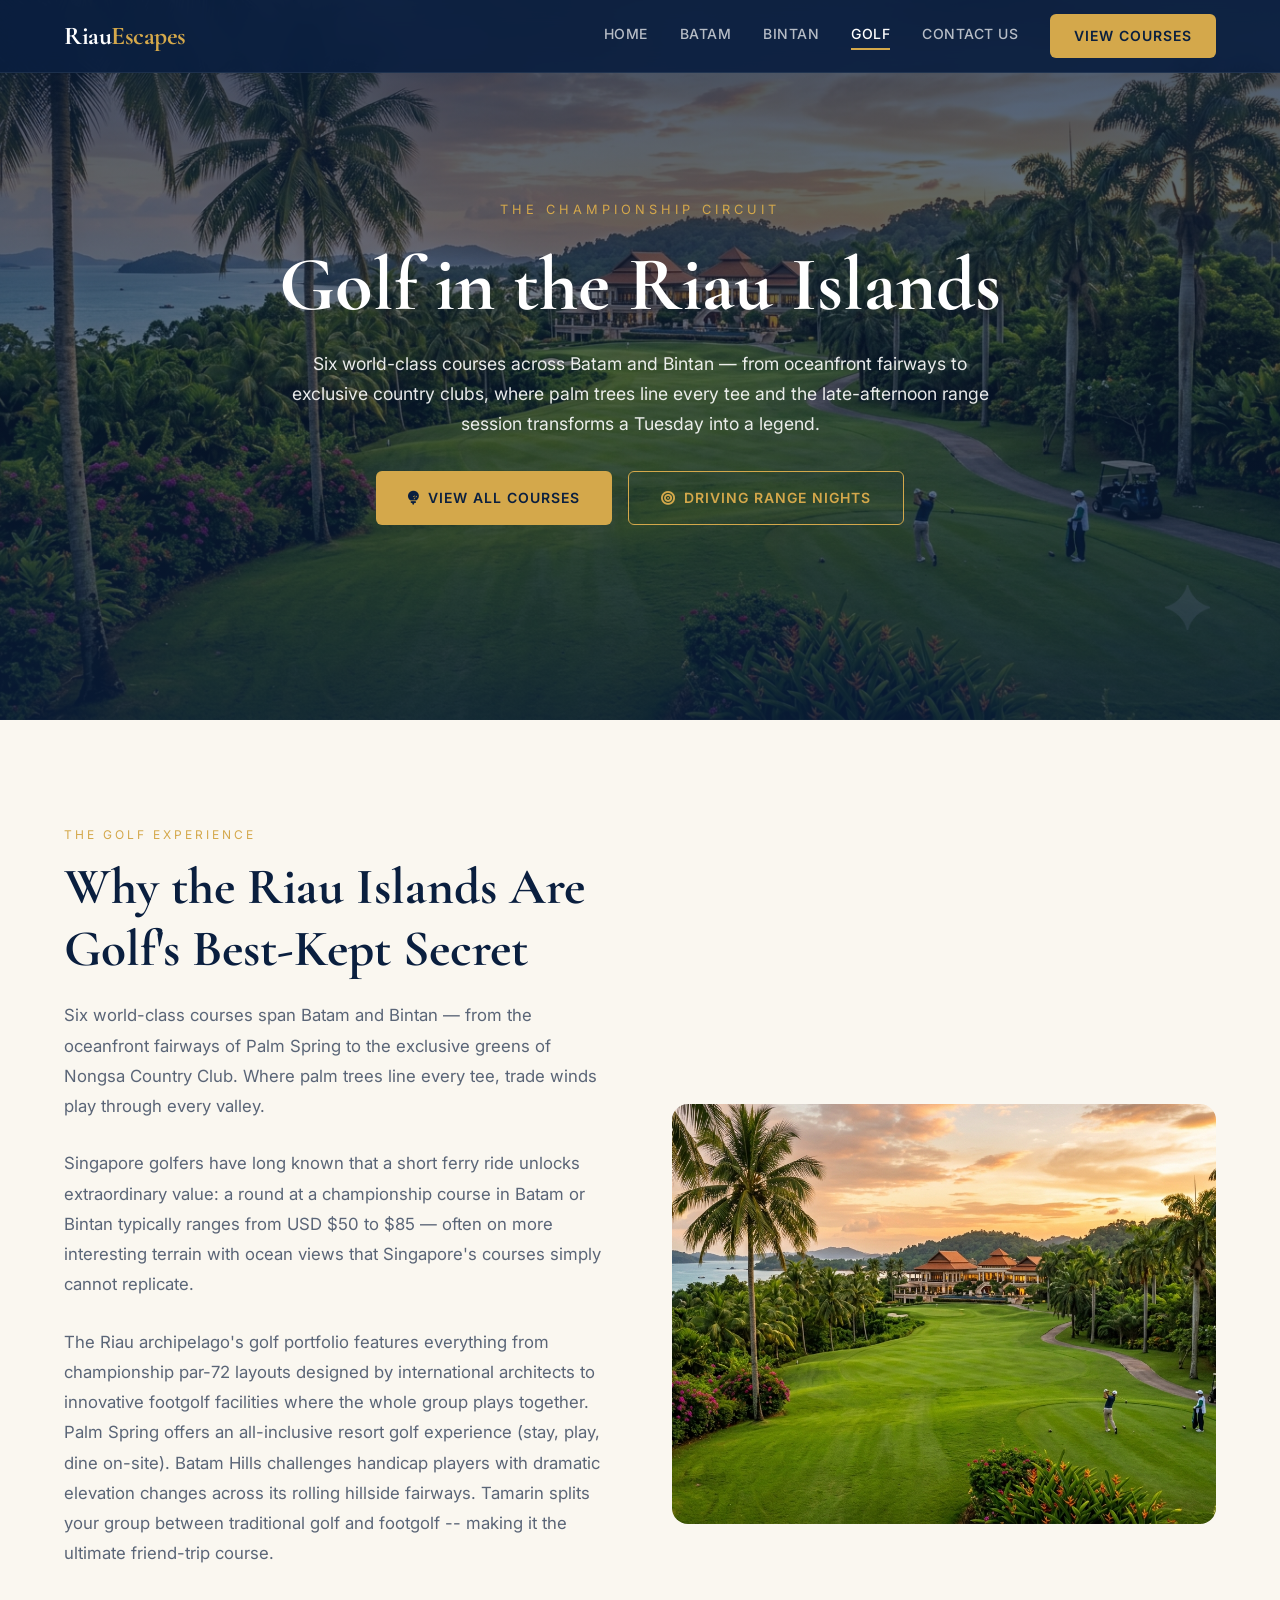
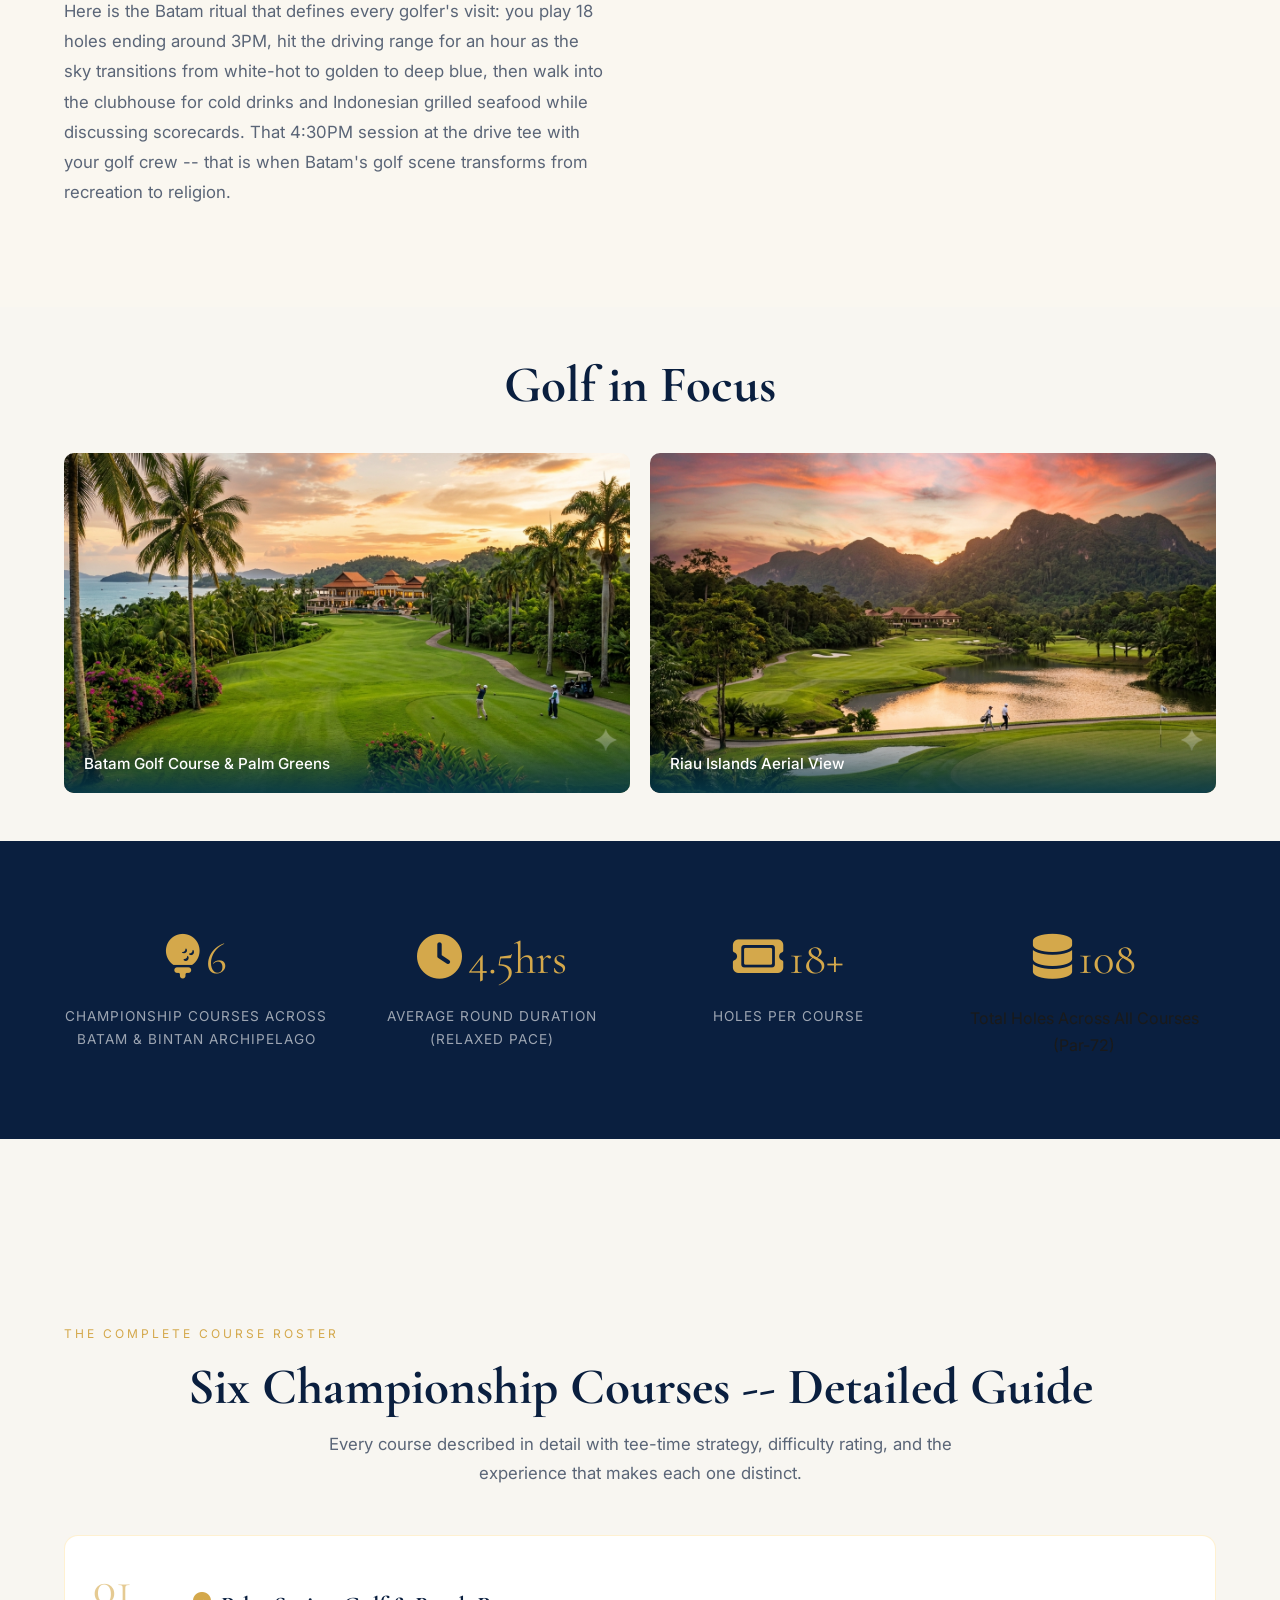
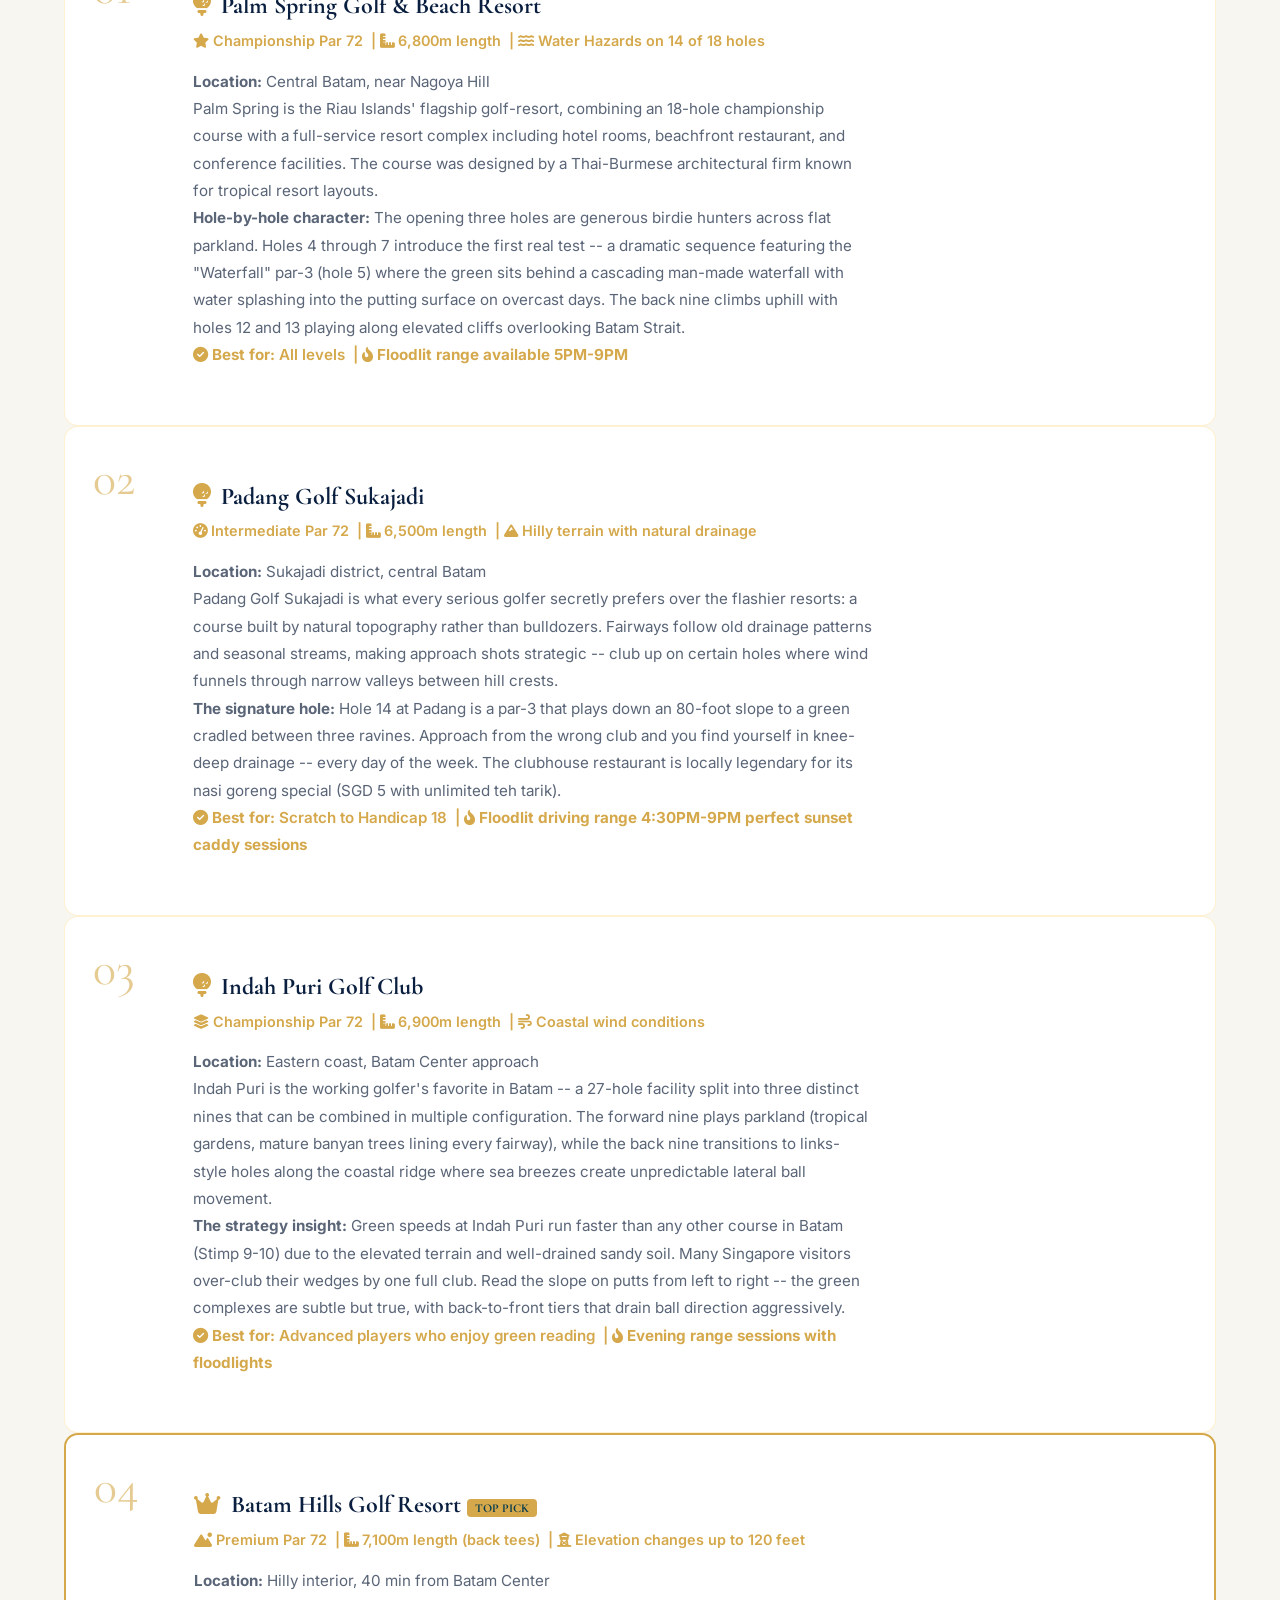
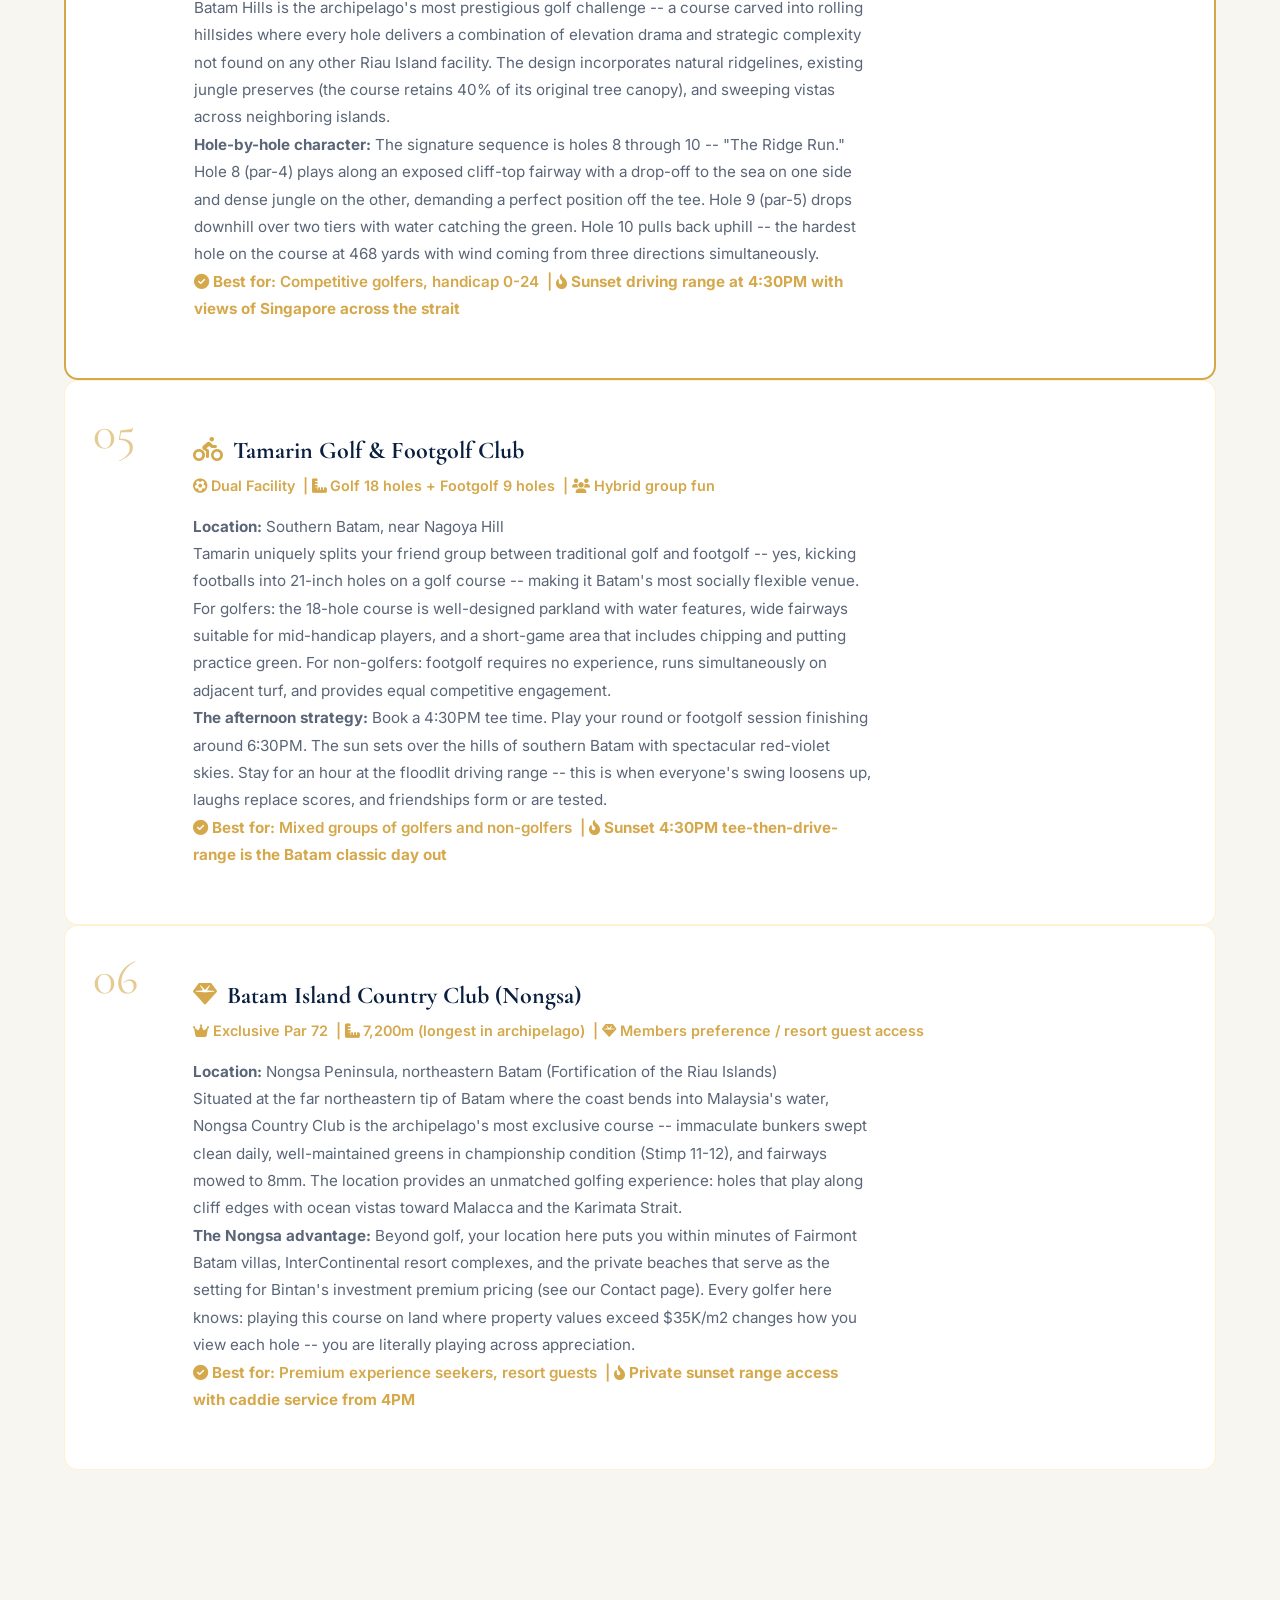
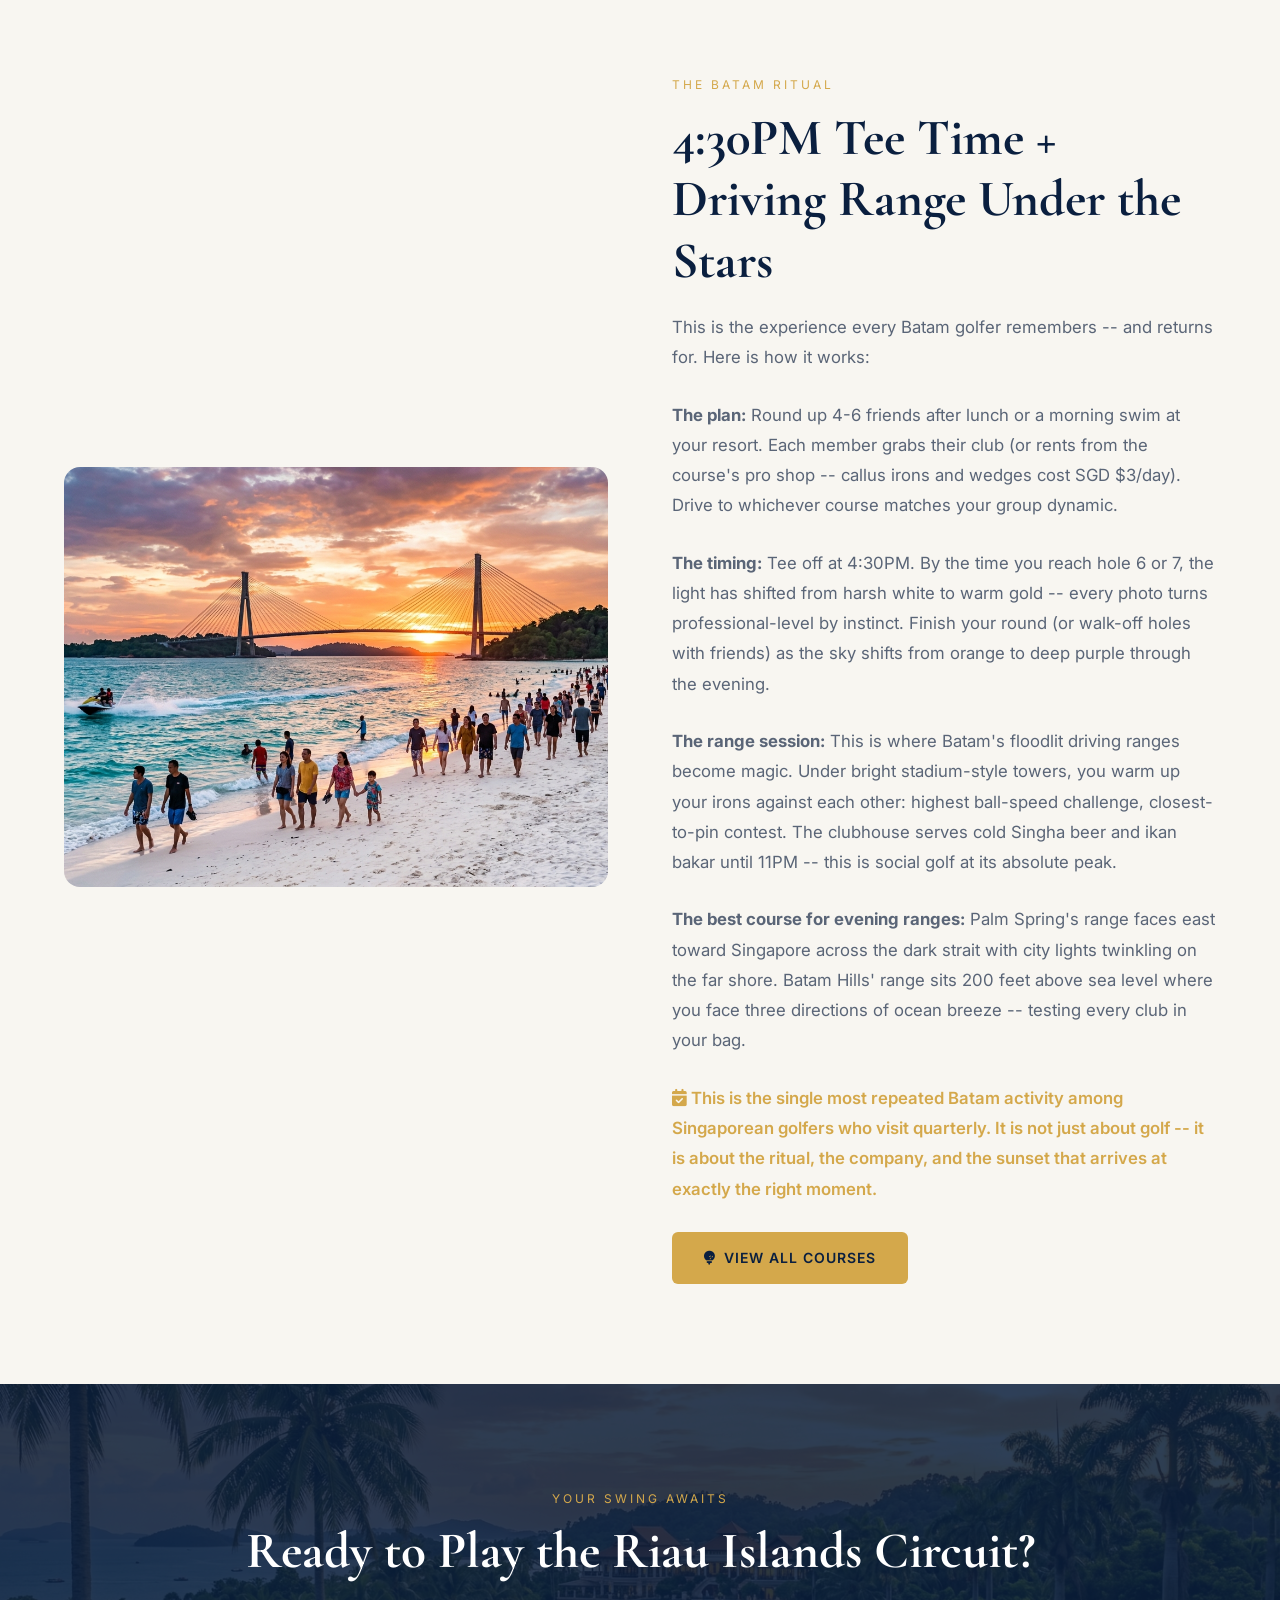
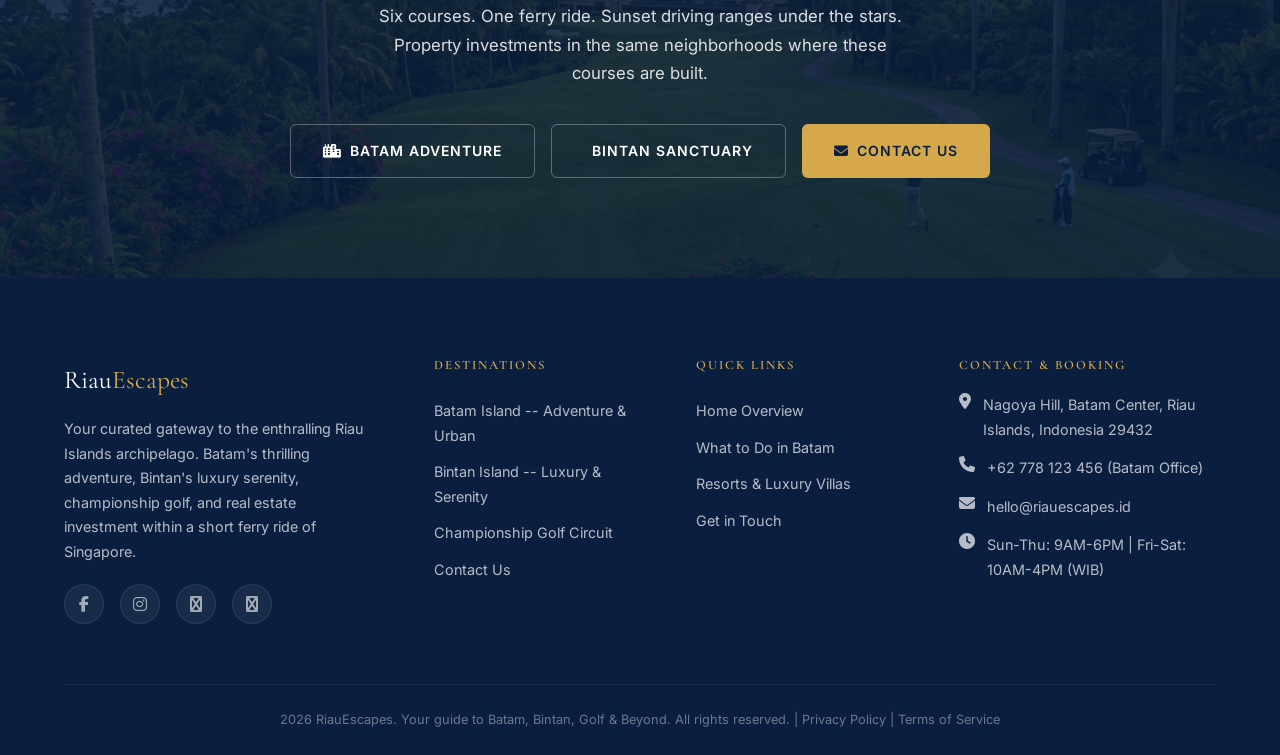
<file: golf.html>
<!DOCTYPE html>
<html lang="en">
<head>
<meta charset="UTF-8">
<meta name="viewport" content="width=device-width, initial-scale=1.0">
<title>Golf in Riau Islands | Six Championship Courses - Batam Golf Circuit Guide</title>
<link rel="stylesheet" href="css/style.css">
<link rel="preconnect" href="https://fonts.googleapis.com">
<link rel="preconnect" href="https://fonts.gstatic.com" crossorigin>
<link href="https://fonts.googleapis.com/css2?family=Cormorant+Garamond:ital,wght@0,400;0,600;0,700;1,400&family=Inter:wght@300;400;500;600;700&display=swap" rel="stylesheet">
<link rel="stylesheet" href="https://cdnjs.cloudflare.com/ajax/libs/font-awesome/6.5.1/css/all.min.css">
</head>
<body style="background:#FAF7F0;">

<!-- NAVBAR -->
<nav class="navbar" id="navbar">
<div class="navbar-inner">
<a href="index.html" class="navbar-brand">Riau<span>Escapes</span></a>
<button class="hamburger" id="hamburger" aria-label="Toggle menu">
<span></span><span></span><span></span>
</button>
<div class="navbar-links" id="navLinks">
<a href="index.html">Home</a>
<a href="batam.html">Batam</a>
<a href="bintan.html">Bintan</a>
<a href="golf.html" class="active">Golf</a>
<a href="contact.html">Contact Us</a>
<a href="#courses" class="nav-cta">View Courses</a>
</div>
</div>
</nav>

<!-- HERO -->
<section class="hero" style="min-height:80vh;">
<div class="hero-bg">
<img src="images/theme_004_Batam_golf_course_championship_fairway_palm_trees.jpg" onerror="this.onerror=null;this.src='images/21.jpg';this.style.display='none';this.parentElement.classList.add('img-placeholder');this.parentElement.style.background='linear-gradient(135deg, #2B5D3F 0%, #4A9E8F 50%, #FFD166 100%)';" alt="Tropical championship golf course Batam Bintan fairway palm trees sunset aerial view">
</div>
<div class="hero-overlay"></div>
<div class="hero-content fade-in-up">
<span class="hero-label">The Championship Circuit</span>
<h1 class="hero-title">Golf in the Riau Islands</h1>
<p class="section-text" style="color:rgba(255,255,255,0.9);max-width:700px;margin:0 auto 32px;font-size:1.1rem;line-height:1.7;text-align:center;">Six world-class courses across Batam and Bintan — from oceanfront fairways to exclusive country clubs, where palm trees line every tee and the late-afternoon range session transforms a Tuesday into a legend.</p>
<div class="hero-cta-group">
<a href="#courses" class="btn btn-primary"><i class="fa-solid fa-golf-ball-tee"></i> View All Courses</a>
<a href="#range" class="btn btn-outline" style="border-color:var(--color-gold-sun);color:var(--color-gold-sun);"><i class="fa-solid fa-bullseye"></i> Driving Range Nights</a>
</div>
</div>
</section>

<!-- GOLF OVERVIEW -->
<section class="dest-section" style="background:#FAF7F0;">
<div class="container">
<div class="split-layout fade-in-up">
<div class="split-text">
<span class="section-label">The Golf Experience</span>
<h2 class="section-title">Why the Riau Islands Are Golf's Best-Kept Secret</h2>
<p class="section-text">Six world-class courses span Batam and Bintan — from the oceanfront fairways of Palm Spring to the exclusive greens of Nongsa Country Club. Where palm trees line every tee, trade winds play through every valley.</p>
<br>
<p class="section-text">Singapore golfers have long known that a short ferry ride unlocks extraordinary value: a round at a championship course in Batam or Bintan typically ranges from USD $50 to $85 — often on more interesting terrain with ocean views that Singapore's courses simply cannot replicate.</p>
<br>
<p class="section-text">The Riau archipelago's golf portfolio features everything from championship par-72 layouts designed by international architects to innovative footgolf facilities where the whole group plays together. Palm Spring offers an all-inclusive resort golf experience (stay, play, dine on-site). Batam Hills challenges handicap players with dramatic elevation changes across its rolling hillside fairways. Tamarin splits your group between traditional golf and footgolf -- making it the ultimate friend-trip course.</p>
<br>
<p class="section-text">Here is the Batam ritual that defines every golfer's visit: you play 18 holes ending around 3PM, hit the driving range for an hour as the sky transitions from white-hot to golden to deep blue, then walk into the clubhouse for cold drinks and Indonesian grilled seafood while discussing scorecards. That 4:30PM session at the drive tee with your golf crew -- that is when Batam's golf scene transforms from recreation to religion.</p>
</div>
<div class="split-image">
<img src="images/theme_004_Batam_golf_course_championship_fairway_palm_trees.jpg" onerror="this.parentElement.classList.add('img-placeholder');" alt="Championship golf course fairway with palm trees at golden hour">
</div>
</div>
</div>
</section>

<!-- GALLERY -->
<section style="background:#F8F6F1;padding:48px 0;">
<div class="container">
<h2 class="section-title fade-in-up" style="text-align:center;margin-bottom:36px;">Golf in Focus</h2>
<div style="display:grid;grid-template-columns:repeat(2,1fr);gap:20px;" class="fade-in-up">
<div style="position:relative;border-radius:10px;overflow:hidden;height:340px;"><img src="images/theme_004_Batam_golf_course_championship_fairway_palm_trees.jpg" onerror="this.parentElement.classList.add('img-placeholder');" alt="Batam golf course greens" style="width:100%;height:100%;object-fit:cover;"><div style="position:absolute;bottom:0;left:0;right:0;padding:16px 20px;background:linear-gradient(transparent,rgba(7,59,76,0.9));color:white;font-family:'Inter',sans-serif;font-size:0.95rem;font-weight:500;">Batam Golf Course &amp; Palm Greens</div></div>
<div style="position:relative;border-radius:10px;overflow:hidden;height:340px;"><img src="images/3.jpg" onerror="this.parentElement.classList.add('img-placeholder');" alt="Aerial view of Batam islands and coastal waters" style="width:100%;height:100%;object-fit:cover;"><div style="position:absolute;bottom:0;left:0;right:0;padding:16px 20px;background:linear-gradient(transparent,rgba(7,59,76,0.9));color:white;font-family:'Inter',sans-serif;font-size:0.95rem;font-weight:500;">Riau Islands Aerial View</div></div>
</div>
</div>
</section>

<!-- STATS -->
<section class="stats-bar">
<div class="container">
<div class="stats-grid">
<div class="fade-in-up">
<div class="stat-number" style="font-size:clamp(2rem,3.5vw,2.8rem);"><i class="fa-solid fa-golf-ball-tee" style="margin-right:6px;"></i>6</div>
<div class="stat-label">Championship Courses Across Batam &amp; Bintan Archipelago</div>
</div>
<div class="fade-in-up">
<div class="stat-number" style="font-size:clamp(2rem,3.5vw,2.8rem);"><i class="fa-solid fa-clock" style="margin-right:6px;"></i>4.5hrs</div>
<div class="stat-label">Average Round Duration (Relaxed Pace)</div>
</div>
<div class="fade-in-up">
<div class="stat-number" style="font-size:clamp(2rem,3.5vw,2.8rem);"><i class="fa-solid fa-ticket" style="margin-right:6px;"></i>18+</div>
<div class="stat-label">Holes Per Course</div>
</div>
<div class="fade-in-up">
<div class="stat-number" style="font-size:clamp(2rem,3.5vw,2.8rem);"><i class="fa-solid fa-database" style="margin-right:6px;"></i>108</div>
<div class="stat-name">Total Holes Across All Courses (Par-72)</div>
</div>
</div>
</div>
</section>

<!-- ALL SIX COURSES -->
<section class="dest-section" id="courses">
<div class="container" style="padding-top:80px;">
<span class="section-label fade-in-up">The Complete Course Roster</span>
<h2 class="section-title fade-in-up" style="text-align:center;margin-bottom:12px;">Six Championship Courses -- Detailed Guide</h2>
<p class="section-text fade-in-up" style="max-width:650px;margin:0 auto 48px;text-align:center;font-size:1.05rem;line-height:1.7;">Every course described in detail with tee-time strategy, difficulty rating, and the experience that makes each one distinct.</p>

<!-- COURSE 1 -->
<div class="course-card fade-in-up" style="border-radius:14px;overflow:hidden;border:1px solid rgba(255,209,102,0.3);">
<div class="course-num">01</div>
<div style="padding:28px;">
<h3 style="font-family:var(--font-heading);font-size:1.5rem;color:var(--color-ocean-deep);margin-bottom:8px;"><i class="fa-solid fa-golf-ball-tee" style="color:var(--color-gold-sun);margin-right:10px;"></i>Palm Spring Golf &amp; Beach Resort</h3>
<p style="color:var(--color-gold-sun);font-weight:600;font-size:0.9rem;margin-bottom:14px;"><i class="fa-solid fa-star"></i>&nbsp;Championship Par 72 &nbsp;|&nbsp;<i class="fa-solid fa-ruler-combined"></i>&nbsp;6,800m length &nbsp;|&nbsp;<i class="fa-solid fa-water"></i>&nbsp;Water Hazards on 14 of 18 holes</p>
<p class="section-text" style="font-size:0.95rem;line-height:1.8;"><strong>Location:</strong>&nbsp;Central Batam, near Nagoya Hill</p>
<p class="section-text" style="font-size:0.95rem;line-height:1.8;">Palm Spring is the Riau Islands' flagship golf-resort, combining an 18-hole championship course with a full-service resort complex including hotel rooms, beachfront restaurant, and conference facilities. The course was designed by a Thai-Burmese architectural firm known for tropical resort layouts.</p>
<p class="section-text" style="font-size:0.95rem;line-height:1.8;"><strong>Hole-by-hole character:</strong>&nbsp;The opening three holes are generous birdie hunters across flat parkland. Holes 4 through 7 introduce the first real test -- a dramatic sequence featuring the "Waterfall" par-3 (hole 5) where the green sits behind a cascading man-made waterfall with water splashing into the putting surface on overcast days. The back nine climbs uphill with holes 12 and 13 playing along elevated cliffs overlooking Batam Strait.</p>
<p class="section-text" style="font-size:0.95rem;line-height:1.8;color:var(--color-gold-sun);font-weight:600;"><i class="fa-solid fa-check-circle"></i>&nbsp;<strong>Best for:</strong>&nbsp;All levels &nbsp;|&nbsp;<i class="fa-solid fa-fire-flame-curved"></i>&nbsp;<strong>Floodlit range available 5PM-9PM</strong></p>
</div>
</div>

<!-- COURSE 2 -->
<div class="course-card fade-in-up" style="border-radius:14px;overflow:hidden;border:1px solid rgba(255,209,102,0.3);">
<div class="course-num">02</div>
<div style="padding:28px;">
<h3 style="font-family:var(--font-heading);font-size:1.5rem;color:var(--color-ocean-deep);margin-bottom:8px;"><i class="fa-solid fa-golf-ball-tee" style="color:var(--color-gold-sun);margin-right:10px;"></i>Padang Golf Sukajadi</h3>
<p style="color:var(--color-gold-sun);font-weight:600;font-size:0.9rem;margin-bottom:14px;"><i class="fa-solid fa-gauge-high"></i>&nbsp;Intermediate Par 72 &nbsp;|&nbsp;<i class="fa-solid fa-ruler-combined"></i>&nbsp;6,500m length &nbsp;|&nbsp;<i class="fa-solid fa-mountain"></i>&nbsp;Hilly terrain with natural drainage</p>
<p class="section-text" style="font-size:0.95rem;line-height:1.8;"><strong>Location:</strong>&nbsp;Sukajadi district, central Batam</p>
<p class="section-text" style="font-size:0.95rem;line-height:1.8;">Padang Golf Sukajadi is what every serious golfer secretly prefers over the flashier resorts: a course built by natural topography rather than bulldozers. Fairways follow old drainage patterns and seasonal streams, making approach shots strategic -- club up on certain holes where wind funnels through narrow valleys between hill crests.</p>
<p class="section-text" style="font-size:0.95rem;line-height:1.8;"><strong>The signature hole:</strong>&nbsp;Hole 14 at Padang is a par-3 that plays down an 80-foot slope to a green cradled between three ravines. Approach from the wrong club and you find yourself in knee-deep drainage -- every day of the week. The clubhouse restaurant is locally legendary for its nasi goreng special (SGD 5 with unlimited teh tarik).</p>
<p class="section-text" style="font-size:0.95rem;line-height:1.8;color:var(--color-gold-sun);font-weight:600;"><i class="fa-solid fa-check-circle"></i>&nbsp;<strong>Best for:</strong>&nbsp;Scratch to Handicap 18 &nbsp;|&nbsp;<i class="fa-solid fa-fire-flame-curved"></i>&nbsp;<strong>Floodlit driving range 4:30PM-9PM perfect sunset caddy sessions</strong></p>
</div>
</div>

<!-- COURSE 3 -->
<div class="course-card fade-in-up" style="border-radius:14px;overflow:hidden;border:1px solid rgba(255,209,102,0.3);">
<div class="course-num">03</div>
<div style="padding:28px;">
<h3 style="font-family:var(--font-heading);font-size:1.5rem;color:var(--color-ocean-deep);margin-bottom:8px;"><i class="fa-solid fa-golf-ball-tee" style="color:var(--color-gold-sun);margin-right:10px;"></i>Indah Puri Golf Club</h3>
<p style="color:var(--color-gold-sun);font-weight:600;font-size:0.9rem;margin-bottom:14px;"><i class="fa-solid fa-layer-group"></i>&nbsp;Championship Par 72 &nbsp;|&nbsp;<i class="fa-solid fa-ruler-combined"></i>&nbsp;6,900m length &nbsp;|&nbsp;<i class="fa-solid fa-wind"></i>&nbsp;Coastal wind conditions</p>
<p class="section-text" style="font-size:0.95rem;line-height:1.8;"><strong>Location:</strong>&nbsp;Eastern coast, Batam Center approach</p>
<p class="section-text" style="font-size:0.95rem;line-height:1.8;">Indah Puri is the working golfer's favorite in Batam -- a 27-hole facility split into three distinct nines that can be combined in multiple configuration. The forward nine plays parkland (tropical gardens, mature banyan trees lining every fairway), while the back nine transitions to links-style holes along the coastal ridge where sea breezes create unpredictable lateral ball movement.</p>
<p class="section-text" style="font-size:0.95rem;line-height:1.8;"><strong>The strategy insight:</strong>&nbsp;Green speeds at Indah Puri run faster than any other course in Batam (Stimp 9-10) due to the elevated terrain and well-drained sandy soil. Many Singapore visitors over-club their wedges by one full club. Read the slope on putts from left to right -- the green complexes are subtle but true, with back-to-front tiers that drain ball direction aggressively.</p>
<p class="section-text" style="font-size:0.95rem;line-height:1.8;color:var(--color-gold-sun);font-weight:600;"><i class="fa-solid fa-check-circle"></i>&nbsp;<strong>Best for:</strong>&nbsp;Advanced players who enjoy green reading &nbsp;|&nbsp;<i class="fa-solid fa-fire-flame-curved"></i>&nbsp;<strong>Evening range sessions with floodlights</strong></p>
</div>
</div>

<!-- COURSE 4 -->
<div class="course-card fade-in-up" style="border-radius:14px;overflow:hidden;border:2px solid var(--color-gold-sun);">
<div class="course-num">04</div>
<div style="padding:28px;">
<h3 style="font-family:var(--font-heading);font-size:1.5rem;color:var(--color-ocean-deep);margin-bottom:8px;"><i class="fa-solid fa-crown" style="color:var(--color-gold-sun);margin-right:10px;"></i>Batam Hills Golf Resort <span style="background:var(--color-gold-sun);color:#073B4C;padding:2px 8px;border-radius:4px;font-size:0.75rem;">TOP PICK</span></h3>
<p style="color:var(--color-gold-sun);font-weight:600;font-size:0.9rem;margin-bottom:14px;"><i class="fa-solid fa-mountain-sun"></i>&nbsp;Premium Par 72 &nbsp;|&nbsp;<i class="fa-solid fa-ruler-combined"></i>&nbsp;7,100m length (back tees) &nbsp;|&nbsp;<i class="fa-solid fa-tower-observation"></i>&nbsp;Elevation changes up to 120 feet</p>
<p class="section-text" style="font-size:0.95rem;line-height:1.8;"><strong>Location:</strong>&nbsp;Hilly interior, 40 min from Batam Center</p>
<p class="section-text" style="font-size:0.95rem;line-height:1.8;">Batam Hills is the archipelago's most prestigious golf challenge -- a course carved into rolling hillsides where every hole delivers a combination of elevation drama and strategic complexity not found on any other Riau Island facility. The design incorporates natural ridgelines, existing jungle preserves (the course retains 40% of its original tree canopy), and sweeping vistas across neighboring islands.</p>
<p class="section-text" style="font-size:0.95rem;line-height:1.8;"><strong>Hole-by-hole character:</strong>&nbsp;The signature sequence is holes 8 through 10 -- "The Ridge Run." Hole 8 (par-4) plays along an exposed cliff-top fairway with a drop-off to the sea on one side and dense jungle on the other, demanding a perfect position off the tee. Hole 9 (par-5) drops downhill over two tiers with water catching the green. Hole 10 pulls back uphill -- the hardest hole on the course at 468 yards with wind coming from three directions simultaneously.</p>
<p class="section-text" style="font-size:0.95rem;line-height:1.8;color:var(--color-gold-sun);font-weight:600;"><i class="fa-solid fa-check-circle"></i>&nbsp;<strong>Best for:</strong>&nbsp;Competitive golfers, handicap 0-24 &nbsp;|&nbsp;<i class="fa-solid fa-fire-flame-curved"></i>&nbsp;<strong>Sunset driving range at 4:30PM with views of Singapore across the strait</strong></p>
</div>
</div>

<!-- COURSE 5 -->
<div class="course-card fade-in-up" style="border-radius:14px;overflow:hidden;border:1px solid rgba(255,209,102,0.3);">
<div class="course-num">05</div>
<div style="padding:28px;">
<h3 style="font-family:var(--font-heading);font-size:1.5rem;color:var(--color-ocean-deep);margin-bottom:8px;"><i class="fa-solid fa-person-biking" style="color:var(--color-gold-sun);margin-right:10px;"></i>Tamarin Golf &amp; Footgolf Club</h3>
<p style="color:var(--color-gold-sun);font-weight:600;font-size:0.9rem;margin-bottom:14px;"><i class="fa-solid fa-futbol"></i>&nbsp;Dual Facility &nbsp;|&nbsp;<i class="fa-solid fa-ruler-combined"></i>&nbsp;Golf 18 holes + Footgolf 9 holes &nbsp;|&nbsp;<i class="fa-solid fa-users"></i>&nbsp;Hybrid group fun</p>
<p class="section-text" style="font-size:0.95rem;line-height:1.8;"><strong>Location:</strong>&nbsp;Southern Batam, near Nagoya Hill</p>
<p class="section-text" style="font-size:0.95rem;line-height:1.8;">Tamarin uniquely splits your friend group between traditional golf and footgolf -- yes, kicking footballs into 21-inch holes on a golf course -- making it Batam's most socially flexible venue. For golfers: the 18-hole course is well-designed parkland with water features, wide fairways suitable for mid-handicap players, and a short-game area that includes chipping and putting practice green. For non-golfers: footgolf requires no experience, runs simultaneously on adjacent turf, and provides equal competitive engagement.</p>
<p class="section-text" style="font-size:0.95rem;line-height:1.8;"><strong>The afternoon strategy:</strong>&nbsp;Book a 4:30PM tee time. Play your round or footgolf session finishing around 6:30PM. The sun sets over the hills of southern Batam with spectacular red-violet skies. Stay for an hour at the floodlit driving range -- this is when everyone's swing loosens up, laughs replace scores, and friendships form or are tested.</p>
<p class="section-text" style="font-size:0.95rem;line-height:1.8;color:var(--color-gold-sun);font-weight:600;"><i class="fa-solid fa-check-circle"></i>&nbsp;<strong>Best for:</strong>&nbsp;Mixed groups of golfers and non-golfers &nbsp;|&nbsp;<i class="fa-solid fa-fire-flame-curved"></i>&nbsp;<strong>Sunset 4:30PM tee-then-drive-range is the Batam classic day out</strong></p>
</div>
</div>

<!-- COURSE 6 -->
<div class="course-card fade-in-up" style="border-radius:14px;overflow:hidden;border:1px solid rgba(255,209,102,0.3);">
<div class="course-num">06</div>
<div style="padding:28px;">
<h3 style="font-family:var(--font-heading);font-size:1.5rem;color:var(--color-ocean-deep);margin-bottom:8px;"><i class="fa-solid fa-gem" style="color:var(--color-gold-sun);margin-right:10px;"></i>Batam Island Country Club (Nongsa)</h3>
<p style="color:var(--color-gold-sun);font-weight:600;font-size:0.9rem;margin-bottom:14px;"><i class="fa-solid fa-crown"></i>&nbsp;Exclusive Par 72 &nbsp;|&nbsp;<i class="fa-solid fa-ruler-combined"></i>&nbsp;7,200m (longest in archipelago) &nbsp;|&nbsp;<i class="fa-solid fa-gem"></i>&nbsp;Members preference / resort guest access</p>
<p class="section-text" style="font-size:0.95rem;line-height:1.8;"><strong>Location:</strong>&nbsp;Nongsa Peninsula, northeastern Batam (Fortification of the Riau Islands)</p>
<p class="section-text" style="font-size:0.95rem;line-height:1.8;">Situated at the far northeastern tip of Batam where the coast bends into Malaysia's water, Nongsa Country Club is the archipelago's most exclusive course -- immaculate bunkers swept clean daily, well-maintained greens in championship condition (Stimp 11-12), and fairways mowed to 8mm. The location provides an unmatched golfing experience: holes that play along cliff edges with ocean vistas toward Malacca and the Karimata Strait.</p>
<p class="section-text" style="font-size:0.95rem;line-height:1.8;"><strong>The Nongsa advantage:</strong>&nbsp;Beyond golf, your location here puts you within minutes of Fairmont Batam villas, InterContinental resort complexes, and the private beaches that serve as the setting for Bintan's investment premium pricing (see our Contact page). Every golfer here knows: playing this course on land where property values exceed $35K/m2 changes how you view each hole -- you are literally playing across appreciation.</p>
<p class="section-text" style="font-size:0.95rem;line-height:1.8;color:var(--color-gold-sun);font-weight:600;"><i class="fa-solid fa-check-circle"></i>&nbsp;<strong>Best for:</strong>&nbsp;Premium experience seekers, resort guests &nbsp;|&nbsp;<i class="fa-solid fa-fire-flame-curved"></i>&nbsp;<strong>Private sunset range access with caddie service from 4PM</strong></p>
</div>
</div>

</div>
</div>
</section>

<!-- DRIVING RANGE SECTION -->
<section class="dest-section" id="range" style="background:#F8F6F1;">
<div class="container">
<div class="split-layout fade-in-up">
<div class="split-image">
<img src="images/22.jpg" onerror="this.parentElement.classList.add('img-placeholder');" alt="Floodlit driving range Batam at golden hour palm trees silhouettes twilight sky golfers warming up">
</div>
<div class="split-text">
<span class="section-label">The Batam Ritual</span>
<h2 class="section-title">4:30PM Tee Time + Driving Range Under the Stars</h2>
<p class="section-text">This is the experience every Batam golfer remembers -- and returns for. Here is how it works:</p>
<br>
<p class="section-text"><strong>The plan:</strong>&nbsp;Round up 4-6 friends after lunch or a morning swim at your resort. Each member grabs their club (or rents from the course's pro shop -- callus irons and wedges cost SGD $3/day). Drive to whichever course matches your group dynamic.</p>
<br>
<p class="section-text"><strong>The timing:</strong>&nbsp;Tee off at 4:30PM. By the time you reach hole 6 or 7, the light has shifted from harsh white to warm gold -- every photo turns professional-level by instinct. Finish your round (or walk-off holes with friends) as the sky shifts from orange to deep purple through the evening.</p>
<br>
<p class="section-text"><strong>The range session:</strong>&nbsp;This is where Batam's floodlit driving ranges become magic. Under bright stadium-style towers, you warm up your irons against each other: highest ball-speed challenge, closest-to-pin contest. The clubhouse serves cold Singha beer and ikan bakar until 11PM -- this is social golf at its absolute peak.</p>
<br>
<p class="section-text"><strong>The best course for evening ranges:</strong>&nbsp;Palm Spring's range faces east toward Singapore across the dark strait with city lights twinkling on the far shore. Batam Hills' range sits 200 feet above sea level where you face three directions of ocean breeze -- testing every club in your bag.</p>
<br>
<p class="section-text" style="color:var(--color-gold-sun);font-weight:600;"><i class="fa-solid fa-calendar-check"></i>&nbsp;This is the single most repeated Batam activity among Singaporean golfers who visit quarterly. It is not just about golf -- it is about the ritual, the company, and the sunset that arrives at exactly the right moment.</p>
<div style="margin-top:28px;">
<a href="#courses" class="btn btn-primary" style="background:var(--color-gold-sun);color:var(--color-ocean-deep);"><i class="fa-solid fa-golf-ball-tee"></i> View All Courses</a>
</div>
</div>
</div>
</div>
</section>

<!-- CTA BAND -->
<section class="cta-band" style="position:relative;">
<div class="cta-bg"><img src="images/theme_004_Batam_golf_course_championship_fairway_palm_trees.jpg" onerror="this.parentElement.style.background='var(--color-ocean-mid)';"></img></div>
<div class="cta-overlay"></div>
<div class="container">
<span class="section-label fade-in-up">Your Swing Awaits</span>
<h2 class="section-title fade-in-up" style="color:var(--color-white);">Ready to Play the Riau Islands Circuit?</h2>
<p class="section-text fade-in-up" style="max-width:550px;margin:0 auto 36px;color:rgba(255,255,255,0.85);font-size:1.05rem;line-height:1.7;">Six courses. One ferry ride. Sunset driving ranges under the stars. Property investments in the same neighborhoods where these courses are built.</p>
<div style="display:flex;gap:16px;justify-content:center;flex-wrap:wrap;" class="fade-in-up">
<a href="batam.html" class="btn btn-outline"><i class="fa-solid fa-city"></i> Batam Adventure</a>
<a href="bintan.html" class="btn btn-outline"><i class="fa-solid fa-island-tropical"></i> Bintan Sanctuary</a>
<a href="contact.html" class="btn btn-primary"><i class="fa-solid fa-envelope"></i> Contact Us</a>
</div>
</div>
</section>

<!-- FOOTER -->
<footer class="site-footer">
<div class="container">
<div class="footer-grid">
<div class="footer-brand">
<div class="footer-logo">Riau<span>Escapes</span></div>
<p>Your curated gateway to the enthralling Riau Islands archipelago. Batam's thrilling adventure, Bintan's luxury serenity, championship golf, and real estate investment within a short ferry ride of Singapore.</p>
<div class="footer-socials">
<a href="#"><i class="fa-brands fa-facebook-f"></i></a>
<a href="#"><i class="fa-brands fa-instagram"></i></a>
<a href="#"><i class="fa-solid fa-youtube"></i></a>
<a href="#"><i class="fa-solid fa-twitter"></i></a>
</div>
</div>
<div>
<h4 class="footer-heading">Destinations</h4>
<div class="footer-links">
<a href="batam.html">Batam Island -- Adventure &amp; Urban</a>
<a href="bintan.html">Bintan Island -- Luxury &amp; Serenity</a>
<a href="golf.html">Championship Golf Circuit</a>
<a href="contact.html">Contact Us</a>
</div>
</div>
<div>
<h4 class="footer-heading">Quick Links</h4>
<div class="footer-links">
<a href="index.html">Home Overview</a>
<a href="batam.html">What to Do in Batam</a>
<a href="bintan.html">Resorts &amp; Luxury Villas</a>
<a href="contact.html">Get in Touch</a>
</div>
</div>
<div>
<h4 class="footer-heading">Contact &amp; Booking</h4>
<div class="footer-contact-item"><i class="fa-solid fa-location-dot"></i><span>Nagoya Hill, Batam Center, Riau Islands, Indonesia 29432</span></div>
<div class="footer-contact-item"><i class="fa-solid fa-phone"></i><span>+62 778 123 456 (Batam Office)</span></div>
<div class="footer-contact-item"><i class="fa-solid fa-envelope"></i><span>hello@riauescapes.id</span></div>
<div class="footer-contact-item"><i class="fa-solid fa-clock"></i><span>Sun-Thu: 9AM-6PM | Fri-Sat: 10AM-4PM (WIB)</span></div>
</div>
</div>
<div class="footer-bottom">
<p>2026 RiauEscapes. Your guide to Batam, Bintan, Golf &amp; Beyond. All rights reserved. | Privacy Policy | Terms of Service</p>
</div>
</div>
</footer>

<script src="js/app.js"></script>
</body>
</html>
</file>
<file: css/style.css>
/* ==========================================================================
   RIOU ESCAPES - Tropical Luxury Design System
   Palette: Deep Ocean Blue (#0A1F3F) | Lush Green (#2D8B4E) | Sun Gold (#D4A84B)
   Fonts: Cormorant Garamond (headings) + Inter (body)
   ========================================================================== */

/* -- ROOT CUSTOM PROPERTIES -- */
:root {
  --color-ocean-deep: #0A1F3F;
  --color-ocean-mid: #14365C;
  --color-ocean-light: #1B4878;
  --color-green-lush: #2D8B4E;
  --color-green-dark: #1F6B3A;
  --color-green-light: #4CAF6A;
  --color-gold-sun: #D4A84B;
  --color-gold-light: #E8C572;
  --color-cream: #FAF7F0;
  --color-white: #FFFFFF;
  --color-text-primary: #1A1A1A;
  --color-text-secondary: #5A6577;
  --color-text-light: #8E9AAF;
  --color-border: rgba(255,255,255,0.08);
  --font-heading: 'Cormorant Garamond', Georgia, serif;
  --font-body: 'Inter', system-ui, -apple-system, sans-serif;
  --transition-speed: 0.3s;
  --max-width: 1200px;
}

/* -- RESET -- */
*, *::before, *::after { margin:0; padding:0; box-sizing:border-box; }
html { scroll-behavior:smooth; font-size:16px; }
body {
  font-family: var(--font-body);
  color: var(--color-text-primary);
  background: var(--color-white);
  line-height: 1.7;
  -webkit-font-smoothing: antialiased;
}
img { max-width:100%; height:auto; display:block; }
a { text-decoration:none; color:inherit; transition:color var(--transition-speed); }
ul { list-style:none; }
h1,h2,h3,h4,h5,h6 { font-family: var(--font-heading); font-weight:700; line-height:1.2; }

/* -- UTILITIES -- */
.container { max-width:var(--max-width); margin:0 auto; padding:0 24px; }
.section-label {
  font-family: var(--font-body);
  font-size: 0.75rem;
  letter-spacing: 3px;
  text-transform: uppercase;
  color: var(--color-gold-sun);
  margin-bottom: 12px;
  display: inline-block;
}
.section-title {
  font-family: var(--font-heading);
  font-size: clamp(2rem, 4vw, 3.2rem);
  color: var(--color-ocean-deep);
  margin-bottom: 20px;
}
.section-text {
  font-size: 1.05rem;
  color: var(--color-text-secondary);
  max-width: 680px;
  line-height: 1.8;
}

/* -- NAVBAR -- */
.navbar {
  position: fixed; top:0; left:0; right:0; z-index:1000;
  background: rgba(10,31,63,0.92);
  backdrop-filter: blur(12px);
  border-bottom: 1px solid var(--color-border);
  transition: all var(--transition-speed);
}
.navbar.scrolled {
  background: rgba(10,31,63,0.98);
  box-shadow: 0 4px 24px rgba(0,0,0,0.15);
}
.navbar-inner {
  max-width: var(--max-width); margin:0 auto;
  display:flex; align-items:center; justify-content:space-between;
  padding: 0 24px; height: 72px;
}
.navbar-brand {
  font-family: var(--font-heading);
  font-size: 1.6rem; font-weight:700; color:var(--color-white);
  letter-spacing: -0.5px;
}
.navbar-brand span { color: var(--color-gold-sun); }
.navbar-links { display:flex; align-items:center; gap:32px; }
.navbar-links a {
  font-size: 0.875rem; font-weight:500; color:rgba(255,255,255,0.7);
  letter-spacing: 0.5px; text-transform: uppercase; position:relative; padding-bottom:4px;
}
.navbar-links a::after {
  content:''; position:absolute; bottom:0; left:0; width:0; height:2px;
  background:var(--color-gold-sun); transition:width var(--transition-speed);
}
.navbar-links a:hover, .navbar-links a.active { color:var(--color-white); }
.navbar-links a:hover::after, .navbar-links a.active::after { width:100%; }
.navbar-links .nav-cta {
  background: var(--color-gold-sun); color: var(--color-ocean-deep) !important;
  padding: 10px 24px; border-radius:6px; font-weight:600; letter-spacing:1px;
}
.navbar-links .nav-cta::after { display:none; }
.navbar-links .nav-cta:hover { background:var(--color-gold-light); color:var(--color-ocean-deep) !important; }

/* Hamburger */
.hamburger {
  display:none; flex-direction:column; gap:5px; cursor:pointer;
  background:none; border:none; padding:8px;
}
.hamburger span {
  display:block; width:24px; height:2px; background:var(--color-white);
  transition: all var(--transition-speed); transform-origin:center;
}
.hamburger.active span:nth-child(1) { transform: translateY(7px) rotate(45deg); }
.hamburger.active span:nth-child(2) { opacity:0; }
.hamburger.active span:nth-child(3) { transform: translateY(-7px) rotate(-45deg); }

/* -- HERO -- */
.hero {
  position:relative; min-height:100vh; display:flex; align-items:center; justify-content:center;
  overflow-x:hidden;
}
.hero-bg {
  position:absolute; inset:0; z-index:0;
}
.hero-bg img {
  width:100%; height:100%; object-fit:cover; object-position:center top;
}
.hero-overlay {
  position:absolute; inset:0; z-index:1;
  background: linear-gradient(180deg, rgba(10,31,63,0.75) 0%, rgba(10,31,63,0.55) 50%, rgba(10,31,63,0.80) 100%);
}
.hero-content {
  position:relative; z-index:2; text-align:center; max-width:860px; padding:0 24px;
}
.hero-label {
  font-family: var(--font-body); font-size:0.8rem; letter-spacing:4px;
  text-transform:uppercase; color:var(--color-gold-sun); margin-bottom:24px;
  display:inline-block;
}
.hero-title {
  font-family: var(--font-heading); font-size:clamp(2.8rem,6vw,5.5rem);
  color:var(--color-white); line-height:1.05; margin-bottom:24px;
}
.hero-subtitle {
  font-size: clamp(1rem, 2vw, 1.25rem); color:rgba(255,255,255,0.8);
  max-width:600px; margin:0 auto 40px; line-height:1.7;
}
.hero-cta-group { display:flex; gap:16px; justify-content:center; flex-wrap:wrap; }

/* -- BUTTONS -- */
.btn {
  display:inline-flex; align-items:center; gap:8px;
  padding:14px 32px; font-size:0.875rem; font-weight:600; letter-spacing:1px;
  text-transform:uppercase; border-radius:6px; border:none; cursor:pointer;
  transition:all var(--transition-speed);
}
.btn-primary { background:var(--color-gold-sun); color:var(--color-ocean-deep); }
.btn-primary:hover { background:var(--color-gold-light); transform:translateY(-2px); box-shadow:0 8px 24px rgba(212,168,75,0.3); }
.btn-outline { background:transparent; color:var(--color-white); border:1px solid rgba(255,255,255,0.3); }
.btn-outline:hover { border-color:var(--color-gold-sun); color:var(--color-gold-sun); }
.btn-green { background:var(--color-green-lush) !important; color: var(--color-white) !important; }
.btn-green:hover { background:var(--color-green-dark) !important; }

/* -- FEATURE CARDS (index page) -- */
.features-section { padding: 100px 0 80px; }
.grid-4 {
  display:grid; grid-template-columns:repeat(4, 1fr); gap:24px; margin-top:48px;
}
.feature-card {
  position:relative; border-radius:16px; overflow:hidden; height:400px; cursor:pointer;
}
.feature-card-bg {
  position:absolute; inset:0; transition:transform 0.6s ease;
}
.feature-card-bg img { width:100%; height:100%; object-fit:cover; }
.feature-card:hover .feature-card-bg { transform:scale(1.08); }
.feature-card-overlay {
  position:absolute; inset:0; z-index:1;
  background: linear-gradient(0deg, rgba(10,31,63,0.9) 0%, rgba(10,31,63,0.2) 60%);
  transition:background var(--transition-speed);
}
.feature-card:hover .feature-card-overlay { background: linear-gradient(0deg, rgba(10,31,63,0.95) 0%, rgba(10,31,63,0.3) 60%); }
.feature-card-content {
  position:absolute; bottom:0; left:0; right:0; z-index:2; padding:24px;
}
.feature-card-title {
  font-family: var(--font-heading); font-size:1.8rem; color:var(--color-white); margin-bottom:8px;
}
.feature-card-text { font-size:0.9rem; color:rgba(255,255,255,0.7); }

/* -- DESTINATION OVERVIEW (batam, bintan) -- */
.dest-section { padding: 100px 0; }
.dest-section:nth-child(even) { background:#F8F6F1; }
.split-layout { display:flex; gap:64px; align-items:center; }
.split-text { flex:1; min-width:0; }
.split-image { flex:1; min-width:0; border-radius:16px; overflow:hidden; position:relative; }
.split-image img, .split-image .img-placeholder { width:100%; height:420px; object-fit:cover; }

/* -- PLACE CARDS / ATTRACTION CARDS -- */
.attractions-grid { display:grid; grid-template-columns:repeat(3, 1fr); gap:32px; margin-top:48px; }
.attraction-card {
  background:var(--color-white); border-radius:16px; overflow:hidden;
  box-shadow:0 2px 16px rgba(10,31,63,0.06); border:1px solid #EAE6DC;
  transition:all var(--transition-speed);
}
.attraction-card:hover { transform:translateY(-4px); box-shadow:0 8px 32px rgba(10,31,63,0.12); }
.attraction-card-img { height:240px; overflow:hidden; position:relative; }
.attraction-card-img img, .attraction-card-img .img-placeholder { width:100%; height:100%; object-fit:cover; }
.attraction-card-body { padding:28px; }
.attraction-card-title {
  font-family:var(--font-heading); font-size:1.4rem; color:var(--color-ocean-deep); margin-bottom:10px;
}
.attraction-card-text { font-size:0.95rem; color:var(--color-text-secondary); line-height:1.7; }

/* -- GOLF COURSES LIST -- */
.courses-grid { display:grid; grid-template-columns:repeat(2, 1fr); gap:32px; margin-top:48px; }
.course-card {
  display:flex; gap:24px; padding:28px; border-radius:16px;
  background:var(--color-white); border:1px solid #EAE6DC; transition:all var(--transition-speed);
}
.course-card:hover { box-shadow:0 8px 32px rgba(10,31,63,0.1); border-color:var(--color-gold-sun); }
.course-num {
  font-family:var(--font-heading); font-size:3rem; color:var(--color-gold-sun);
  line-height:1; min-width:48px; opacity:0.6;
}
.course-info h3 { font-family:var(--font-heading); font-size:1.25rem; color:var(--color-ocean-deep); margin-bottom:8px; }
.course-info p { font-size:0.9rem; color:var(--color-text-secondary); line-height:1.7; }

/* -- INVESTMENT CARDS -- */
.invest-grid { display:grid; grid-template-columns:repeat(3, 1fr); gap:32px; margin-top:48px; }
.invest-card {
  padding:36px; border-radius:16px; background:var(--color-ocean-deep); color:var(--color-white);
}
.invest-card h3 { font-family:var(--font-heading); font-size:1.4rem; margin-bottom:16px; color:var(--color-gold-sun); }
.invest-card p { font-size:0.95rem; color:rgba(255,255,255,0.75); line-height:1.8; }
.invest-card .icon-wrap { font-size:2rem; margin-bottom:20px; display:block; }

/* -- STATS BAR -- */
.stats-bar {
  background:var(--color-ocean-deep); padding:80px 0;
}
.stats-grid { display:grid; grid-template-columns:repeat(4,1fr); gap:32px; text-align:center; }
.stat-number { font-family:var(--font-heading); font-size:3rem; color:var(--color-gold-sun); margin-bottom:8px; }
.stat-label { font-size:0.85rem; letter-spacing:1px; text-transform:uppercase; color:rgba(255,255,255,0.6); }

/* -- CTA BAND -- */
.cta-band {
  padding:100px 0; text-align:center; position:relative; overflow:hidden;
}
.cta-bg {
  position:absolute; inset:0; z-index:0;
}
.cta-bg img { width:100%; height:100%; object-fit:cover; }
.cta-overlay {
  position:absolute; inset:0; background:rgba(10,31,63,0.85); z-index:1;
}
.cta-band .container { position:relative; z-index:2; }
.cta-band .section-title { color:var(--color-white); }
.cta-band .section-text { color:rgba(255,255,255,0.75); margin:0 auto 36px; }

/* -- FOOTER -- */
.site-footer { background:var(--color-ocean-deep); color:rgba(255,255,255,0.7); padding:80px 0 0; }
.footer-grid { display:grid; grid-template-columns:1.5fr 1fr 1fr 1.2fr; gap:48px; margin-bottom:60px; }
.footer-brand .footer-logo { font-family:var(--font-heading); font-size:1.6rem; color:var(--color-white); margin-bottom:16px; }
.footer-brand .footer-logo span { color:var(--color-gold-sun); }
.footer-brand p { font-size:0.9rem; line-height:1.7; max-width:300px; }
.footer-heading { font-size:0.8rem; letter-spacing:2px; text-transform:uppercase; color:var(--color-gold-sun); margin-bottom:20px; font-weight:600; }
.footer-links a { display:block; padding:6px 0; font-size:0.9rem; transition:color var(--transition-speed); }
.footer-links a:hover { color:var(--color-white); }
.footer-contact-item { display:flex; gap:12px; margin-bottom:14px; }
.footer-contact-item .fa { color:var(--color-gold-sun); margin-top:3px; min-width:16px; }
.footer-contact-item span { font-size:0.9rem; }
.footer-bottom { border-top:1px solid rgba(255,255,255,0.08); padding:24px 0; text-align:center; font-size:0.8rem; color:rgba(255,255,255,0.4); }
.footer-socials { display:flex; gap:16px; margin-top:20px; }
.footer-socials a { width:40px; height:40px; border-radius:50%; background:rgba(255,255,255,0.06); display:flex; align-items:center; justify-content:center; color:rgba(255,255,255,0.6); transition:all var(--transition-speed); border:1px solid rgba(255,255,255,0.08); }
.footer-socials a:hover { background:var(--color-gold-sun); color:var(--color-ocean-deep); border-color:var(--color-gold-sun); }

/* -- DIVIDER -- */
.section-divider { border:none; height:1px; background:linear-gradient(90deg, transparent, var(--color-border), transparent); margin:0 auto; max-width:400px; }

/* -- FADE-IN ANIMATION -- */
.fade-in-up { opacity:0; transform:translateY(32px); transition:opacity 0.7s ease, transform 0.7s ease; }
.fade-in-up.visible { opacity:1; transform:translateY(0); }

/* -- MOBILE RESPONSIVE -- */
@media (max-width:1024px) {
  .grid-4 { grid-template-columns:repeat(2,1fr); }
  .attractions-grid { grid-template-columns:repeat(2,1fr); }
  .courses-grid { grid-template-columns:1fr; }
  .invest-grid { grid-template-columns:repeat(2,1fr); }
}
@media (max-width:768px) {
  .hamburger { display:flex; }
  .navbar-links {
    position:absolute; top:72px; left:0; right:0; background:rgba(10,31,63,0.98);
    flex-direction:column; gap:0; padding:0 24px 32px; transform:translateY(-120%); opacity:0;
    transition:all var(--transition-speed); pointer-events:none; box-shadow:0 8px 24px rgba(0,0,0,0.2);
  }
  .navbar-links.open { transform:translateY(0); opacity:1; pointer-events:all; }
  .navbar-links a { padding:16px 0; display:block; width:100%; text-align:center; border-bottom:1px solid rgba(255,255,255,0.05); }
  .navbar-links a:last-child { border-bottom:none; }
  .grid-4 { grid-template-columns:1fr; }
  .features-section { padding:60px 0 40px; margin-top:72px; }
  .split-layout { flex-direction:column; gap:32px; }
  .attractions-grid { grid-template-columns:1fr; }
  .invest-grid { grid-template-columns:1fr; }
  .stats-grid { grid-template-columns:repeat(2,1fr); gap:24px; }
  .footer-grid { grid-template-columns:1fr; gap:36px; }
  .hero-title { font-size:clamp(2.2rem,8vw,3.5rem); }
}

/* -- IMG FALLBACK PLACEHOLDER -- */
.img-placeholder { background:#1B4878; display:flex; align-items:center; justify-content:center; color:rgba(255,255,255,0.3); font-size:1.5rem; }
</file>
